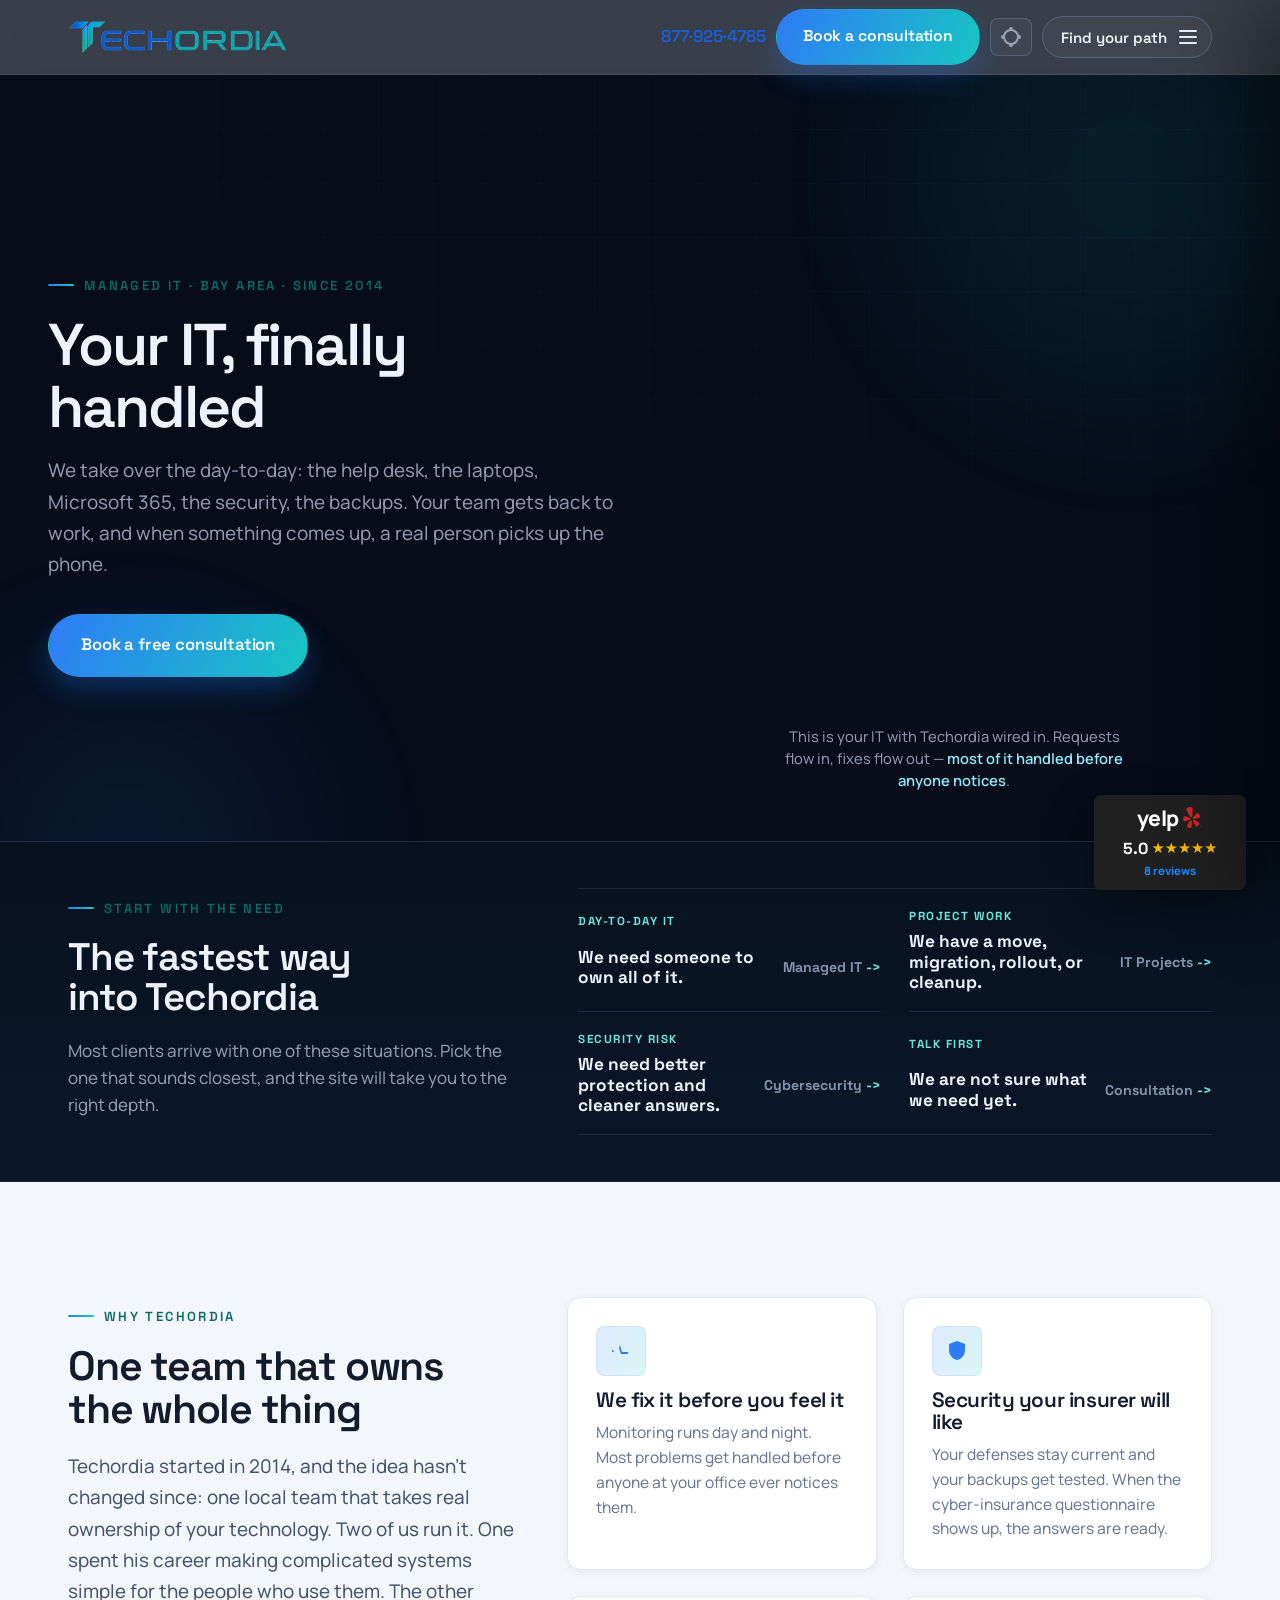
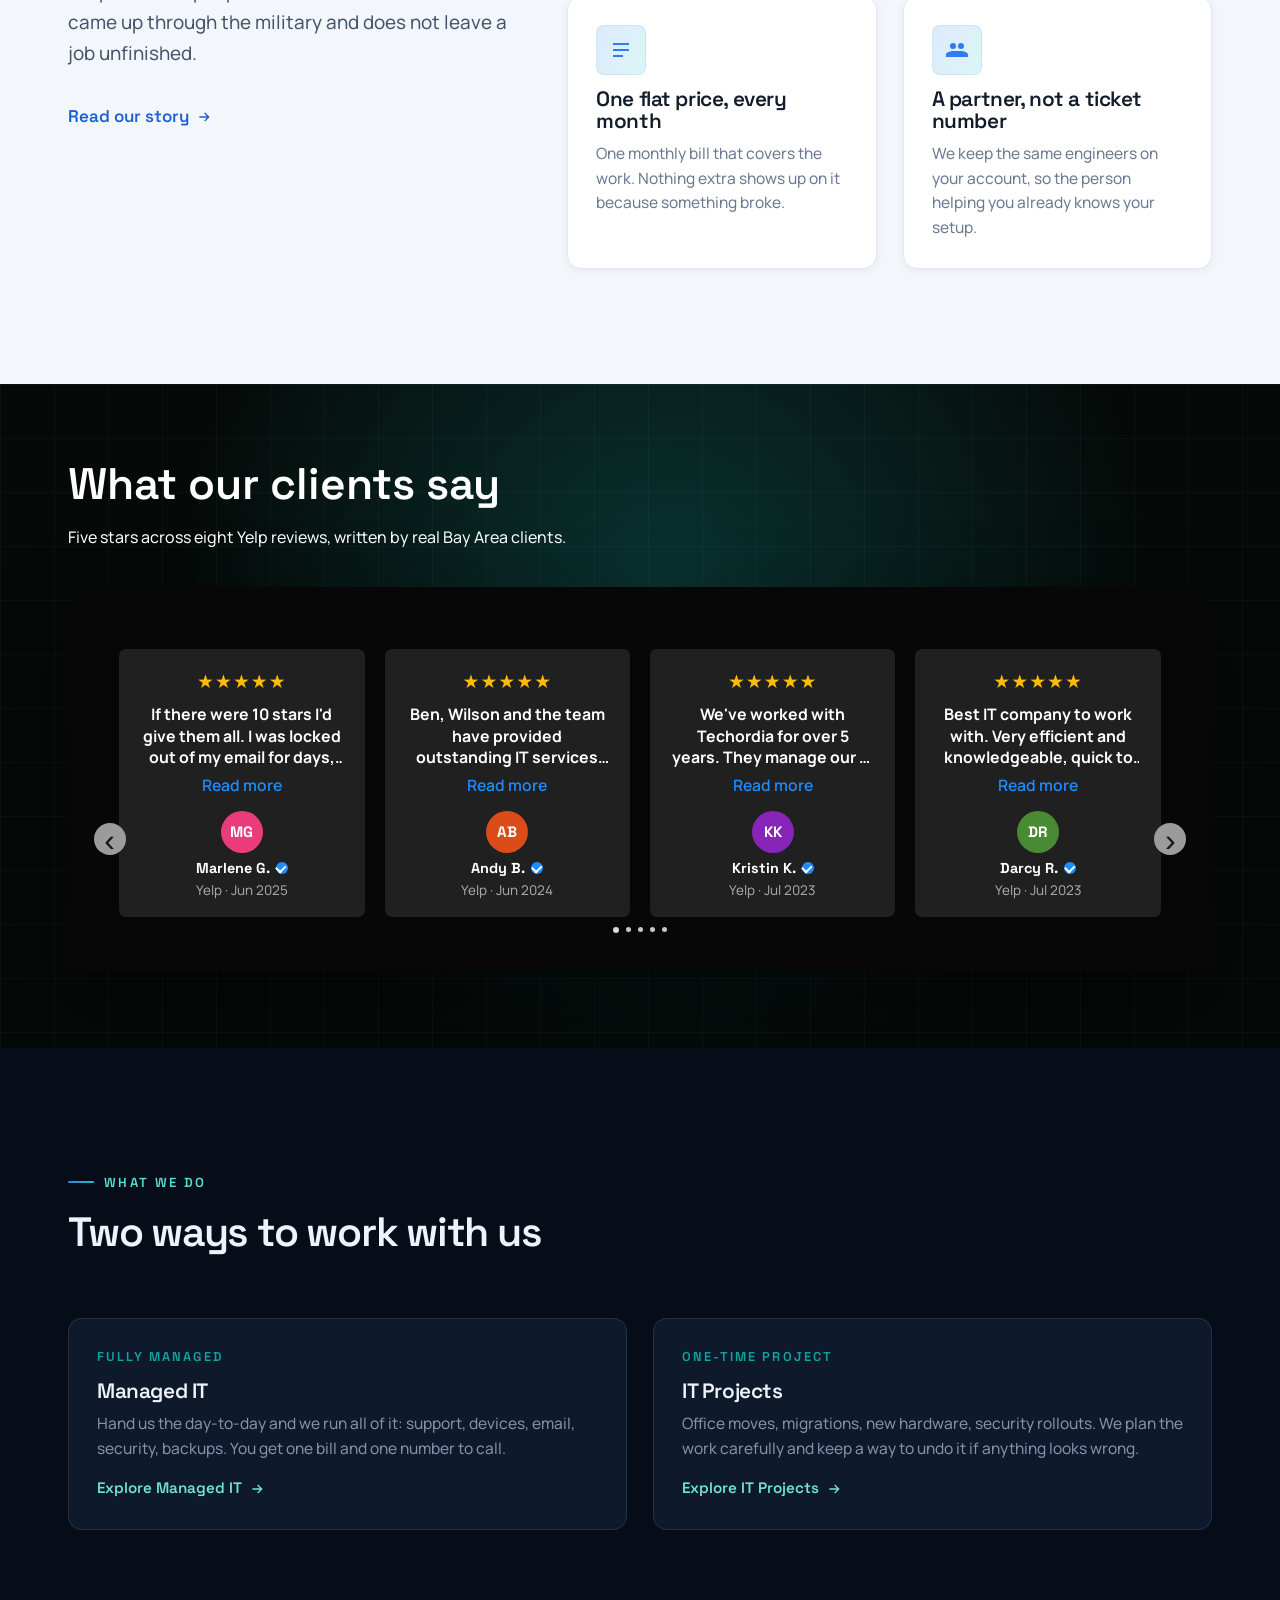
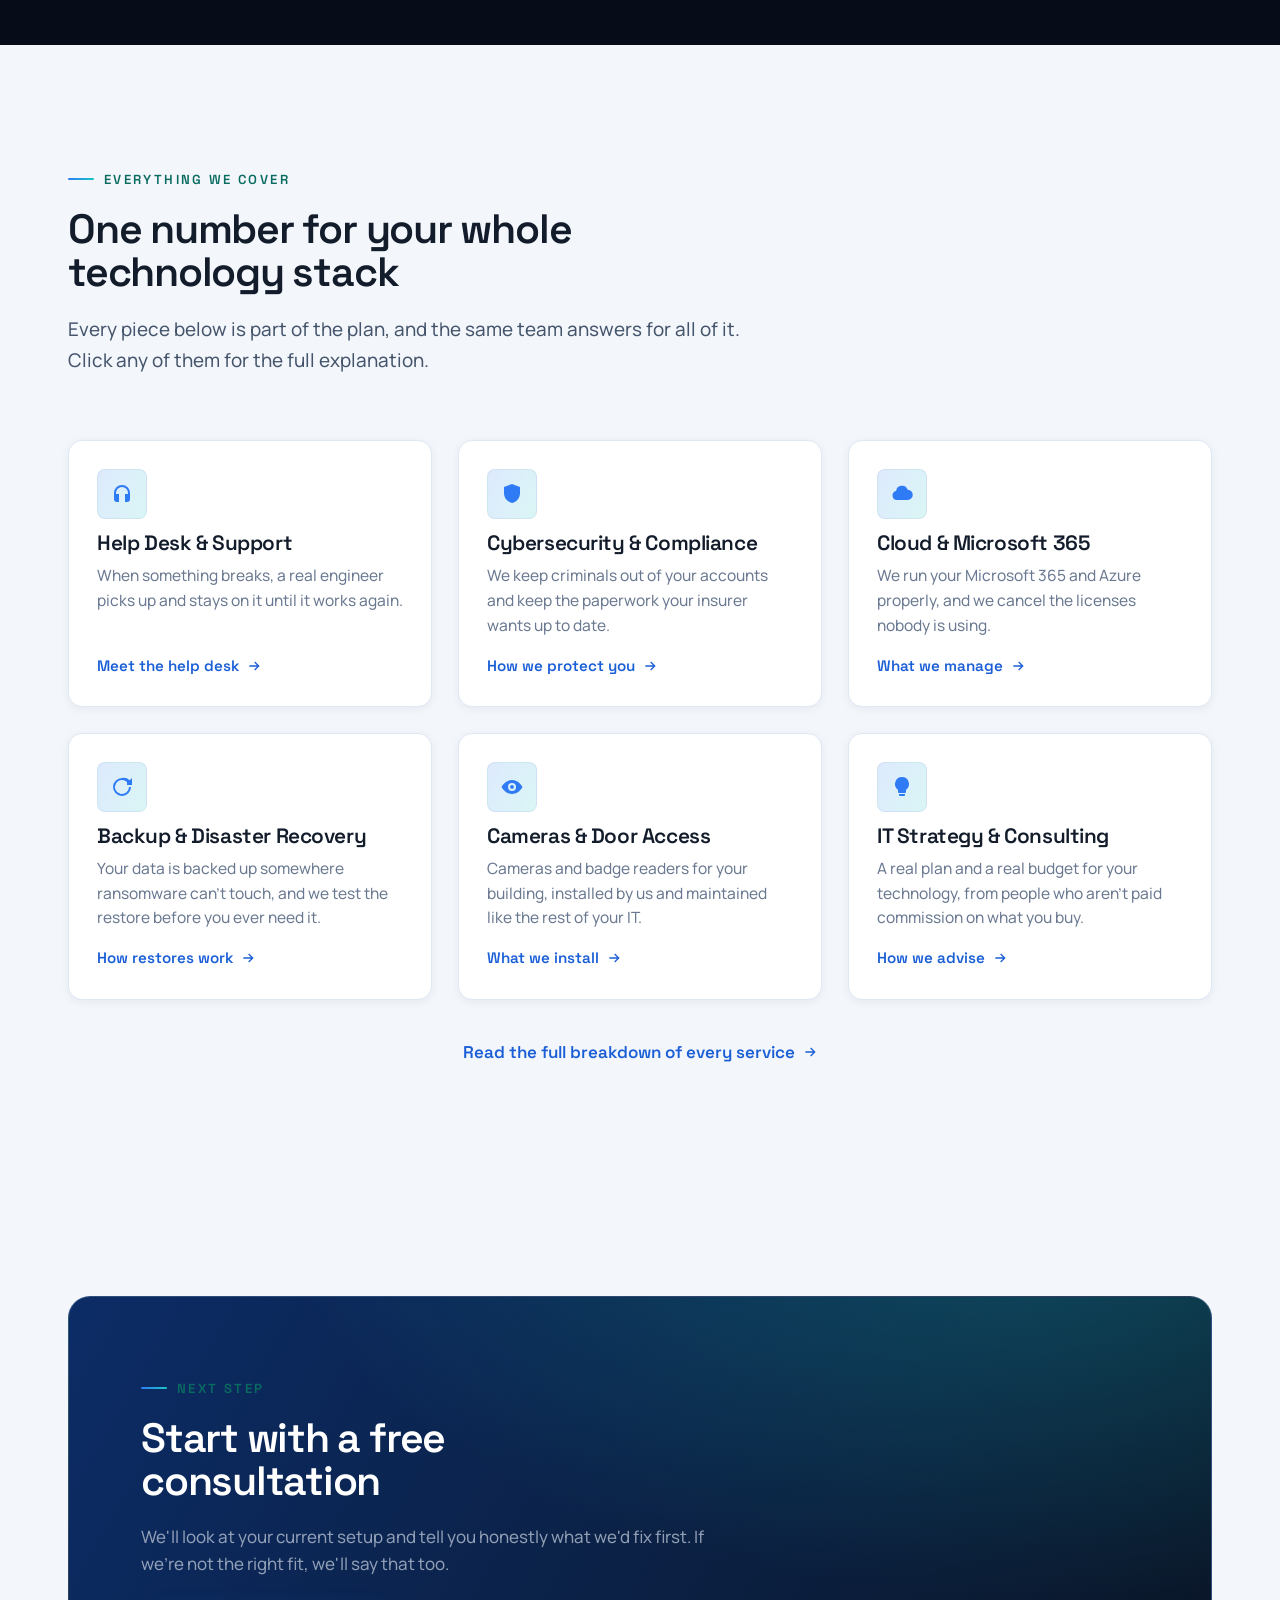
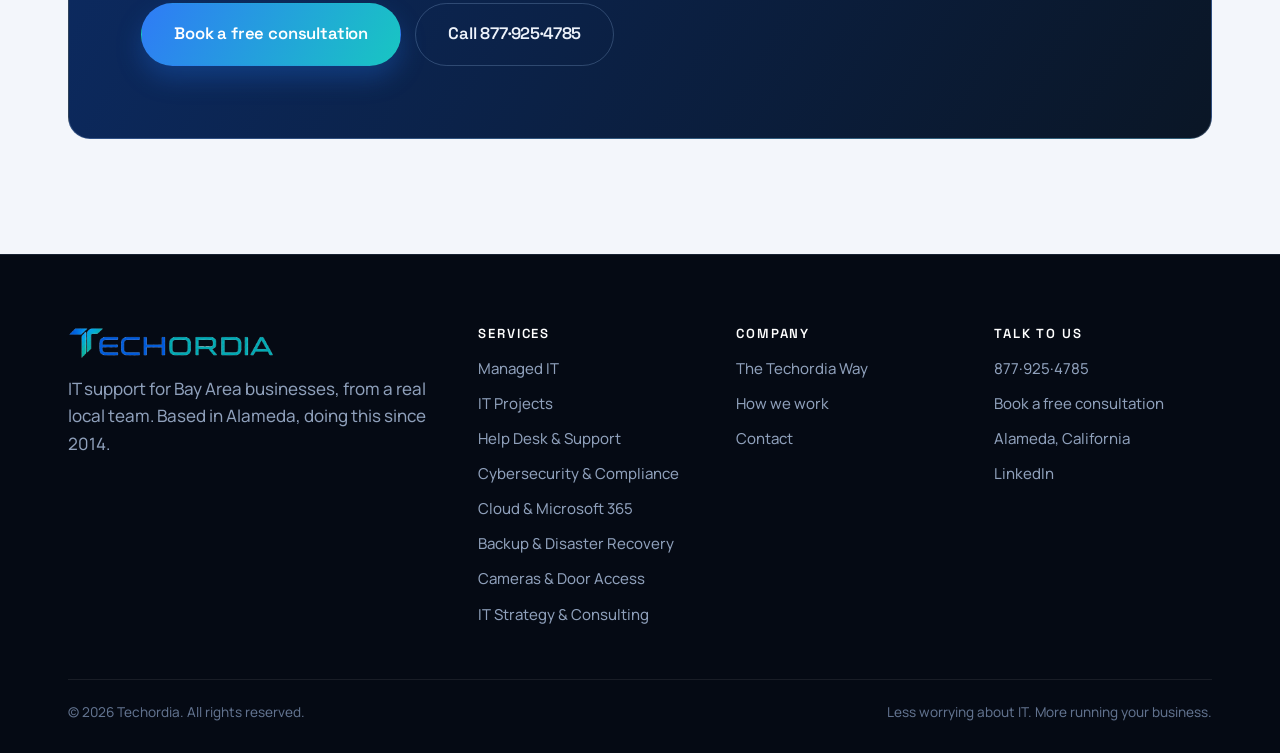
<file: index.html>
<!DOCTYPE html>
<html lang="en">
<head>
<meta charset="UTF-8" />
<meta name="viewport" content="width=device-width, initial-scale=1.0" />
<title>Techordia | Managed IT for Bay Area Businesses Since 2014</title>
<meta name="description" content="Techordia has handled the day-to-day IT for Bay Area businesses since 2014. Real engineers answer the phone, and one flat monthly bill covers the work." />
<link rel="canonical" href="https://kylesmcclain.github.io/techordia-site2/" />
<meta property="og:type" content="website" />
<meta property="og:site_name" content="Techordia" />
<meta property="og:title" content="Techordia | Managed IT for Bay Area Businesses Since 2014" />
<meta property="og:description" content="Techordia has handled the day-to-day IT for Bay Area businesses since 2014. Real engineers answer the phone, and one flat monthly bill covers the work." />
<meta property="og:url" content="https://kylesmcclain.github.io/techordia-site2/" />
<meta property="og:image" content="https://kylesmcclain.github.io/techordia-site2/assets/img/logo.png" />
<meta name="twitter:card" content="summary" />
<meta name="twitter:title" content="Techordia | Managed IT for Bay Area Businesses Since 2014" />
<meta name="twitter:description" content="Techordia has handled the day-to-day IT for Bay Area businesses since 2014. Real engineers answer the phone, and one flat monthly bill covers the work." />
<meta name="twitter:image" content="https://kylesmcclain.github.io/techordia-site2/assets/img/logo.png" />
<link rel="icon" href="assets/img/favicon.svg" type="image/svg+xml" />
<link rel="icon" href="assets/img/favicon.ico" sizes="32x32" />
<link rel="apple-touch-icon" href="assets/img/apple-touch-icon.png" />
<link rel="preconnect" href="https://fonts.googleapis.com" />
<link rel="preconnect" href="https://fonts.gstatic.com" crossorigin />
<link href="https://fonts.googleapis.com/css2?family=Space+Grotesk:wght@500;600;700&family=Manrope:wght@400;500;600;700&display=swap" rel="stylesheet" />
<link rel="stylesheet" href="assets/css/app.css?v=20260612-1" />
<link rel="stylesheet" href="assets/css/effects.css?v=20260612-1" />
</head>
<body>
<!-- ================= HEADER ================= -->
<header class="masthead">
  <div class="wrap masthead__row">
    <a class="brand" href="index.html" aria-label="Techordia home"><img src="assets/img/logo.png?v=20260611-2" alt="Techordia" /></a>
    <div class="header-cta">
      <a href="tel:8779254785" class="textlink nowrap">877&middot;925&middot;4785</a>
      <a href="contact.html" class="btn btn--primary">Book a consultation</a>
      <button class="site-menu-toggle" type="button" aria-label="Open site guide" aria-haspopup="dialog" aria-controls="site-menu" aria-expanded="false">
        <span>Find your path</span><i aria-hidden="true"></i>
      </button>
    </div>
  </div>
</header>

<div class="site-menu" id="site-menu" aria-hidden="true">
  <div class="site-menu__backdrop" data-menu-close></div>
  <aside class="site-menu__panel" role="dialog" aria-modal="true" aria-labelledby="site-menu-title" tabindex="-1">
    <button class="site-menu__close" type="button" data-menu-close aria-label="Close site guide"><span aria-hidden="true">&times;</span></button>
    <div class="site-menu__intro">
      <p class="eyebrow">Start here</p>
      <h2 id="site-menu-title">What do you need handled?</h2>
      <p>Choose the situation closest to yours. Every path leads to the same local team and a clear next step.</p>
    </div>
    <div class="site-menu__paths" aria-label="Client paths">
      <a class="site-menu__path" href="managed-it.html"><small>Daily IT ownership</small><strong>Run our IT for us</strong><span>Help desk, devices, Microsoft 365, security, backup, and vendors under one accountable team.</span></a>
      <a class="site-menu__path" href="it-projects.html"><small>Planned change</small><strong>Handle a project</strong><span>Moves, migrations, hardware refreshes, security rollouts, and cleanup work with a plan.</span></a>
      <a class="site-menu__path" href="managed-it.html#cybersecurity"><small>Protection</small><strong>Reduce our security risk</strong><span>Practical controls, backups, awareness, and insurer-ready evidence without scare tactics.</span></a>
      <a class="site-menu__path" href="techordia-way.html"><small>How we work</small><strong>See the Techordia standard</strong><span>How we think, communicate, document, and take ownership of the work.</span></a>
      <a class="site-menu__path site-menu__path--accent" href="contact.html"><small>Ready to talk</small><strong>Book a consultation</strong><span>Tell us what is going on and we will explain what we would fix first.</span></a>
    </div>
    <div class="site-menu__directory">
      <div>
        <h3>Services</h3>
        <a href="managed-it.html">Managed IT</a>
        <a href="it-projects.html">IT Projects</a>
        <a href="managed-it.html#help-desk">Help Desk &amp; Support</a>
        <a href="managed-it.html#cloud">Cloud &amp; Microsoft 365</a>
        <a href="managed-it.html#backup">Backup &amp; Disaster Recovery</a>
        <a href="managed-it.html#cameras">Cameras &amp; Door Access</a>
      </div>
      <div>
        <h3>Company</h3>
        <a href="services.html">How we work</a>
        <a href="techordia-way.html">The Techordia Way</a>
        <a href="contact.html">Contact</a>
      </div>
      <div>
        <h3>Talk to us</h3>
        <a href="tel:8779254785">877&middot;925&middot;4785</a>
        <a href="contact.html">Book a free consultation</a>
        <a href="https://www.linkedin.com/company/techordia-llc" target="_blank" rel="noopener">LinkedIn</a>
      </div>
    </div>
  </aside>
</div>

<main>
<!-- ================= HERO ================= -->
<section class="hero">
  <div class="hero__glow" aria-hidden="true"></div>
  <div class="hero__grid-bg" aria-hidden="true"></div>
  <div class="wrap hero__inner home-hero">
    <div class="home-hero__copy">
      <p class="eyebrow">Managed IT · Bay Area · Since 2014</p>
      <h1>Your IT, finally handled</h1>
      <p class="lede">We take over the day-to-day: the help desk, the laptops, Microsoft&nbsp;365, the security, the backups. Your team gets back to work, and when something comes up, a real person picks up the phone.</p>
      <div class="hero-actions">
        <a href="contact.html" class="btn btn--primary btn--lg">Book a free consultation</a>
      </div>
    </div>
    <div class="home-hero__fx">
      <div class="fx" data-fx="core" data-label="The Techordia command core: a circuit board where requests flow in, fixes flow out, and live status updates show threats blocked, backups verified, and tickets closed"></div>
      <p class="fx-caption">This is your IT with Techordia wired in. Requests flow in, fixes flow out — <strong>most of it handled before anyone notices</strong>.</p>
    </div>
  </div>
</section>

<!-- ================= CLIENT PATHS ================= -->
<section class="pathfinder" aria-labelledby="pathfinder-title">
  <div class="wrap">
    <div class="pathfinder__inner reveal">
      <div class="pathfinder__copy">
        <p class="eyebrow">Start with the need</p>
        <h2 id="pathfinder-title">The fastest way into Techordia</h2>
        <p>Most clients arrive with one of these situations. Pick the one that sounds closest, and the site will take you to the right depth.</p>
      </div>
      <div class="pathfinder__list">
        <a href="managed-it.html"><small>Day-to-day IT</small><strong>We need someone to own all of it.</strong><span>Managed IT</span></a>
        <a href="it-projects.html"><small>Project work</small><strong>We have a move, migration, rollout, or cleanup.</strong><span>IT Projects</span></a>
        <a href="managed-it.html#cybersecurity"><small>Security risk</small><strong>We need better protection and cleaner answers.</strong><span>Cybersecurity</span></a>
        <a href="contact.html"><small>Talk first</small><strong>We are not sure what we need yet.</strong><span>Consultation</span></a>
      </div>
    </div>
  </div>
</section>

<!-- ================= VALUE ================= -->
<section class="section">
  <div class="wrap">
    <div class="home-split">
      <div class="head reveal" style="margin-bottom:0">
        <p class="eyebrow">Why Techordia</p>
        <h2>One team that owns the whole thing</h2>
        <p class="lede">Techordia started in 2014, and the idea hasn't changed since: one local team that takes real ownership of your technology. Two of us run it. One spent his career making complicated systems simple for the people who use them. The other came up through the military and does not leave a job unfinished.</p>
        <a href="techordia-way.html" class="textlink" style="margin-top:18px">Read our story <svg viewBox="0 0 24 24" fill="none" stroke="currentColor" stroke-width="2"><path d="M5 12h14m-6-6 6 6-6 6"/></svg></a>
      </div>
      <div class="grid cols-2 home-why">
        <div class="card reveal"><div class="ic"><svg viewBox="0 0 24 24" fill="currentColor"><path d="M3 13h2l2 5 4-12 2 7h6v2h-7l-2-6-3 9-3-7H3v-2Z"/></svg></div><h3>We fix it before you feel it</h3><p>Monitoring runs day and night. Most problems get handled before anyone at your office ever notices them.</p></div>
        <div class="card reveal" data-d="1"><div class="ic"><svg viewBox="0 0 24 24" fill="currentColor"><path d="M12 2 4 5v6c0 5 3.4 8.9 8 10 4.6-1.1 8-5 8-10V5l-8-3Z"/></svg></div><h3>Security your insurer will like</h3><p>Your defenses stay current and your backups get tested. When the cyber-insurance questionnaire shows up, the answers are ready.</p></div>
        <div class="card reveal" data-d="2"><div class="ic"><svg viewBox="0 0 24 24" fill="currentColor"><path d="M4 5h16v2H4zm0 6h16v2H4zm0 6h10v2H4z"/></svg></div><h3>One flat price, every month</h3><p>One monthly bill that covers the work. Nothing extra shows up on it because something broke.</p></div>
        <div class="card reveal" data-d="3"><div class="ic"><svg viewBox="0 0 24 24" fill="currentColor"><path d="M16 11a3 3 0 1 0 0-6 3 3 0 0 0 0 6Zm-8 0a3 3 0 1 0 0-6 3 3 0 0 0 0 6Zm0 2c-2.3 0-7 1.2-7 3.5V19h22v-2.5c0-2.3-4.7-3.5-7-3.5a8 8 0 0 0-1 .1A4.5 4.5 0 0 1 16 13H8Z"/></svg></div><h3>A partner, not a ticket number</h3><p>We keep the same engineers on your account, so the person helping you already knows your setup.</p></div>
      </div>
    </div>
  </div>
</section>

<!-- ================= YELP REVIEWS ================= -->
<section class="google-review-section" id="reviews">
  <div class="wrap">
    <div class="google-review-head reveal">
      <h2>What our clients say</h2>
      <p>Five stars across eight Yelp reviews, written by real Bay Area clients.</p>
    </div>
    <div class="google-review-stage reveal" data-review-carousel>
      <button class="review-arrow review-arrow--prev" type="button" aria-label="Previous reviews"><span aria-hidden="true">&#8249;</span></button>
      <div class="google-review-track" tabindex="0" aria-label="Techordia review cards">
        <article class="google-review-card">
          <div class="google-stars" aria-label="5 out of 5 stars"><span aria-hidden="true">&#9733;&#9733;&#9733;&#9733;&#9733;</span></div>
          <p class="google-review-card__quote">If there were 10 stars I'd give them all. I was locked out of my email for days, and as an attorney that was hugely disruptive. Techordia were immediately available, knowledgeable, and calm under pressure.</p>
          <a class="google-review-card__more" href="https://www.yelp.com/biz/techordia-alameda" target="_blank" rel="noopener">Read more</a>
          <div class="google-review-card__author">
            <span class="review-avatar review-avatar--pink">MG</span>
            <strong>Marlene G.<span class="review-check" aria-label="Yelp review"></span></strong>
            <small>Yelp · Jun 2025</small>
          </div>
        </article>
        <article class="google-review-card">
          <div class="google-stars" aria-label="5 out of 5 stars"><span aria-hidden="true">&#9733;&#9733;&#9733;&#9733;&#9733;</span></div>
          <p class="google-review-card__quote">Ben, Wilson and the team have provided outstanding IT services across the 9 years I've worked with them. Anybody looking for a new IT MSP, look no further.</p>
          <a class="google-review-card__more" href="https://www.yelp.com/biz/techordia-alameda" target="_blank" rel="noopener">Read more</a>
          <div class="google-review-card__author">
            <span class="review-avatar review-avatar--orange">AB</span>
            <strong>Andy B.<span class="review-check" aria-label="Yelp review"></span></strong>
            <small>Yelp · Jun 2024</small>
          </div>
        </article>
        <article class="google-review-card">
          <div class="google-stars" aria-label="5 out of 5 stars"><span aria-hidden="true">&#9733;&#9733;&#9733;&#9733;&#9733;</span></div>
          <p class="google-review-card__quote">We've worked with Techordia for over 5 years. They manage our IT daily and have run multiple large-scale projects. Professional, knowledgeable, and highly recommended.</p>
          <a class="google-review-card__more" href="https://www.yelp.com/biz/techordia-alameda" target="_blank" rel="noopener">Read more</a>
          <div class="google-review-card__author">
            <span class="review-avatar review-avatar--purple">KK</span>
            <strong>Kristin K.<span class="review-check" aria-label="Yelp review"></span></strong>
            <small>Yelp · Jul 2023</small>
          </div>
        </article>
        <article class="google-review-card">
          <div class="google-stars" aria-label="5 out of 5 stars"><span aria-hidden="true">&#9733;&#9733;&#9733;&#9733;&#9733;</span></div>
          <p class="google-review-card__quote">Best IT company to work with. Very efficient and knowledgeable, quick to respond, and very friendly. Would highly recommend them.</p>
          <a class="google-review-card__more" href="https://www.yelp.com/biz/techordia-alameda" target="_blank" rel="noopener">Read more</a>
          <div class="google-review-card__author">
            <span class="review-avatar review-avatar--green">DR</span>
            <strong>Darcy R.<span class="review-check" aria-label="Yelp review"></span></strong>
            <small>Yelp · Jul 2023</small>
          </div>
        </article>
        <article class="google-review-card">
          <div class="google-stars" aria-label="5 out of 5 stars"><span aria-hidden="true">&#9733;&#9733;&#9733;&#9733;&#9733;</span></div>
          <p class="google-review-card__quote">The highest rating for service, professionalism, technical knowledge, and integrity. We've partnered with Techordia since 2010 and have never been disappointed.</p>
          <a class="google-review-card__more" href="https://www.yelp.com/biz/techordia-alameda" target="_blank" rel="noopener">Read more</a>
          <div class="google-review-card__author">
            <span class="review-avatar review-avatar--blue">VW</span>
            <strong>Vicki W.<span class="review-check" aria-label="Yelp review"></span></strong>
            <small>Yelp · Oct 2013</small>
          </div>
        </article>
      </div>
      <button class="review-arrow review-arrow--next" type="button" aria-label="Next reviews"><span aria-hidden="true">&#8250;</span></button>
      <div class="google-review-dots" aria-hidden="true"><span></span><span></span><span></span><span></span><span></span></div>
    </div>
  </div>
</section>

<!-- ================= SERVICES TEASER ================= -->
<section class="section dark" id="services">
  <div class="wrap">
    <div class="head reveal">
      <p class="eyebrow">What we do</p>
      <h2>Two ways to work with us</h2>
    </div>
    <div class="grid cols-2 model-grid">
      <a class="model-card card reveal" href="managed-it.html">
        <span class="card__tag">FULLY MANAGED</span><h3>Managed IT</h3>
        <p>Hand us the day-to-day and we run all of it: support, devices, email, security, backups. You get one bill and one number to call.</p>
        <span class="textlink">Explore Managed IT <svg viewBox="0 0 24 24" fill="none" stroke="currentColor" stroke-width="2"><path d="M5 12h14m-6-6 6 6-6 6"/></svg></span>
      </a>
      <a class="model-card card reveal" data-d="3" href="it-projects.html">
        <span class="card__tag">ONE-TIME PROJECT</span><h3>IT Projects</h3>
        <p>Office moves, migrations, new hardware, security rollouts. We plan the work carefully and keep a way to undo it if anything looks wrong.</p>
        <span class="textlink">Explore IT Projects <svg viewBox="0 0 24 24" fill="none" stroke="currentColor" stroke-width="2"><path d="M5 12h14m-6-6 6 6-6 6"/></svg></span>
      </a>
    </div>
  </div>
</section>

<!-- ================= FULL SERVICES / CAPABILITIES ================= -->
<section class="section" id="capabilities">
  <div class="wrap">
    <div class="head reveal">
      <p class="eyebrow">Everything we cover</p>
      <h2>One number for your whole technology stack</h2>
      <p class="lede">Every piece below is part of the plan, and the same team answers for all of it. Click any of them for the full explanation.</p>
    </div>
    <div class="grid cols-3">
      <a class="card reveal" href="managed-it.html#help-desk">
        <div class="ic"><svg viewBox="0 0 24 24" fill="currentColor"><path d="M12 3a8 8 0 0 0-8 8v6a3 3 0 0 0 3 3h2v-8H6v-1a6 6 0 1 1 12 0v1h-3v8h2a3 3 0 0 0 3-3v-6a8 8 0 0 0-8-8Z"/></svg></div>
        <h3>Help Desk &amp; Support</h3>
        <p>When something breaks, a real engineer picks up and stays on it until it works again.</p>
        <span class="textlink">Meet the help desk <svg viewBox="0 0 24 24" fill="none" stroke="currentColor" stroke-width="2"><path d="M5 12h14m-6-6 6 6-6 6"/></svg></span>
      </a>
      <a class="card reveal" data-d="1" href="managed-it.html#cybersecurity">
        <div class="ic"><svg viewBox="0 0 24 24" fill="currentColor"><path d="M12 2 4 5v6c0 5 3.4 8.9 8 10 4.6-1.1 8-5 8-10V5l-8-3Z"/></svg></div>
        <h3>Cybersecurity &amp; Compliance</h3>
        <p>We keep criminals out of your accounts and keep the paperwork your insurer wants up to date.</p>
        <span class="textlink">How we protect you <svg viewBox="0 0 24 24" fill="none" stroke="currentColor" stroke-width="2"><path d="M5 12h14m-6-6 6 6-6 6"/></svg></span>
      </a>
      <a class="card reveal" data-d="2" href="managed-it.html#cloud">
        <div class="ic"><svg viewBox="0 0 24 24" fill="currentColor"><path d="M7 18a4.5 4.5 0 0 1-.9-8.9 6 6 0 0 1 11.6-1.4A4.5 4.5 0 0 1 17.5 18H7Z"/></svg></div>
        <h3>Cloud &amp; Microsoft 365</h3>
        <p>We run your Microsoft&nbsp;365 and Azure properly, and we cancel the licenses nobody is using.</p>
        <span class="textlink">What we manage <svg viewBox="0 0 24 24" fill="none" stroke="currentColor" stroke-width="2"><path d="M5 12h14m-6-6 6 6-6 6"/></svg></span>
      </a>
      <a class="card reveal" href="managed-it.html#backup">
        <div class="ic"><svg viewBox="0 0 24 24" fill="currentColor"><path d="M12 3a9 9 0 1 0 9 9h-2a7 7 0 1 1-2-4.9V10h5V3l-2.3 2.3A9 9 0 0 0 12 3Z"/></svg></div>
        <h3>Backup &amp; Disaster Recovery</h3>
        <p>Your data is backed up somewhere ransomware can't touch, and we test the restore before you ever need it.</p>
        <span class="textlink">How restores work <svg viewBox="0 0 24 24" fill="none" stroke="currentColor" stroke-width="2"><path d="M5 12h14m-6-6 6 6-6 6"/></svg></span>
      </a>
      <a class="card reveal" data-d="1" href="managed-it.html#cameras">
        <div class="ic"><svg viewBox="0 0 24 24" fill="currentColor"><path d="M12 5C6.5 5 2.7 9.6 1.5 12c1.2 2.4 5 7 10.5 7s9.3-4.6 10.5-7C21.3 9.6 17.5 5 12 5Zm0 11a4 4 0 1 1 0-8 4 4 0 0 1 0 8Zm0-2.2A1.8 1.8 0 1 0 12 10a1.8 1.8 0 0 0 0 3.8Z"/></svg></div>
        <h3>Cameras &amp; Door Access</h3>
        <p>Cameras and badge readers for your building, installed by us and maintained like the rest of your IT.</p>
        <span class="textlink">What we install <svg viewBox="0 0 24 24" fill="none" stroke="currentColor" stroke-width="2"><path d="M5 12h14m-6-6 6 6-6 6"/></svg></span>
      </a>
      <a class="card reveal" data-d="2" href="managed-it.html#strategy">
        <div class="ic"><svg viewBox="0 0 24 24" fill="currentColor"><path d="M12 2a7 7 0 0 0-4 12.74V17a1 1 0 0 0 1 1h6a1 1 0 0 0 1-1v-2.26A7 7 0 0 0 12 2ZM9 20a1 1 0 0 0 1 1h4a1 1 0 0 0 1-1v-1H9v1Z"/></svg></div>
        <h3>IT Strategy &amp; Consulting</h3>
        <p>A real plan and a real budget for your technology, from people who aren't paid commission on what you buy.</p>
        <span class="textlink">How we advise <svg viewBox="0 0 24 24" fill="none" stroke="currentColor" stroke-width="2"><path d="M5 12h14m-6-6 6 6-6 6"/></svg></span>
      </a>
    </div>
    <div class="reveal" style="text-align:center;margin-top:clamp(24px,3vw,38px)">
      <a href="managed-it.html#whats-inside" class="textlink" style="justify-content:center">Read the full breakdown of every service <svg viewBox="0 0 24 24" fill="none" stroke="currentColor" stroke-width="2"><path d="M5 12h14m-6-6 6 6-6 6"/></svg></a>
    </div>
  </div>
</section>

<!-- ================= CTA ================= -->
<section class="section">
  <div class="wrap">
    <div class="band reveal">
      <p class="eyebrow">Next step</p>
      <h2>Start with a free consultation</h2>
      <p>We'll look at your current setup and tell you honestly what we'd fix first. If we're not the right fit, we'll say that too.</p>
      <div class="hero-actions">
        <a href="contact.html" class="btn btn--primary btn--lg">Book a free consultation</a>
        <a href="tel:8779254785" class="btn btn--ghost btn--lg">Call 877·925·4785</a>
      </div>
    </div>
  </div>
</section>
</main>

<!-- ================= FOOTER ================= -->
<footer class="foot">
  <div class="wrap">
    <div class="foot__top">
      <div>
        <img src="assets/img/logo.png?v=20260611-1" alt="Techordia" />
        <p class="measure">IT support for Bay Area businesses, from a real local team. Based in Alameda, doing this since 2014.</p>
      </div>
      <div><h4>Services</h4><ul>
        <li><a href="managed-it.html">Managed IT</a></li>
        <li><a href="it-projects.html">IT Projects</a></li>
        <li><a href="managed-it.html#help-desk">Help Desk &amp; Support</a></li>
        <li><a href="managed-it.html#cybersecurity">Cybersecurity &amp; Compliance</a></li>
        <li><a href="managed-it.html#cloud">Cloud &amp; Microsoft 365</a></li>
        <li><a href="managed-it.html#backup">Backup &amp; Disaster Recovery</a></li>
        <li><a href="managed-it.html#cameras">Cameras &amp; Door Access</a></li>
        <li><a href="managed-it.html#strategy">IT Strategy &amp; Consulting</a></li>
      </ul></div>
      <div><h4>Company</h4><ul>
        <li><a href="techordia-way.html">The Techordia Way</a></li>
        <li><a href="services.html">How we work</a></li>
        <li><a href="contact.html">Contact</a></li>
      </ul></div>
      <div><h4>Talk to us</h4><ul>
        <li><a href="tel:8779254785">877·925·4785</a></li>
        <li><a href="contact.html">Book a free consultation</a></li>
        <li>Alameda, California</li>
        <li><a href="https://www.linkedin.com/company/techordia-llc" target="_blank" rel="noopener">LinkedIn</a></li>
      </ul></div>
    </div>
    <div class="foot__bottom">
      <span>© <span id="yr">2026</span> Techordia. All rights reserved.</span>
      <span>Less worrying about IT. More running your business.</span>
    </div>
  </div>
</footer>

<script src="assets/js/effects.js?v=20260612-1" defer></script>
<script src="assets/js/site.js?v=20260612-1" defer></script>
</body>
</html>
</file>
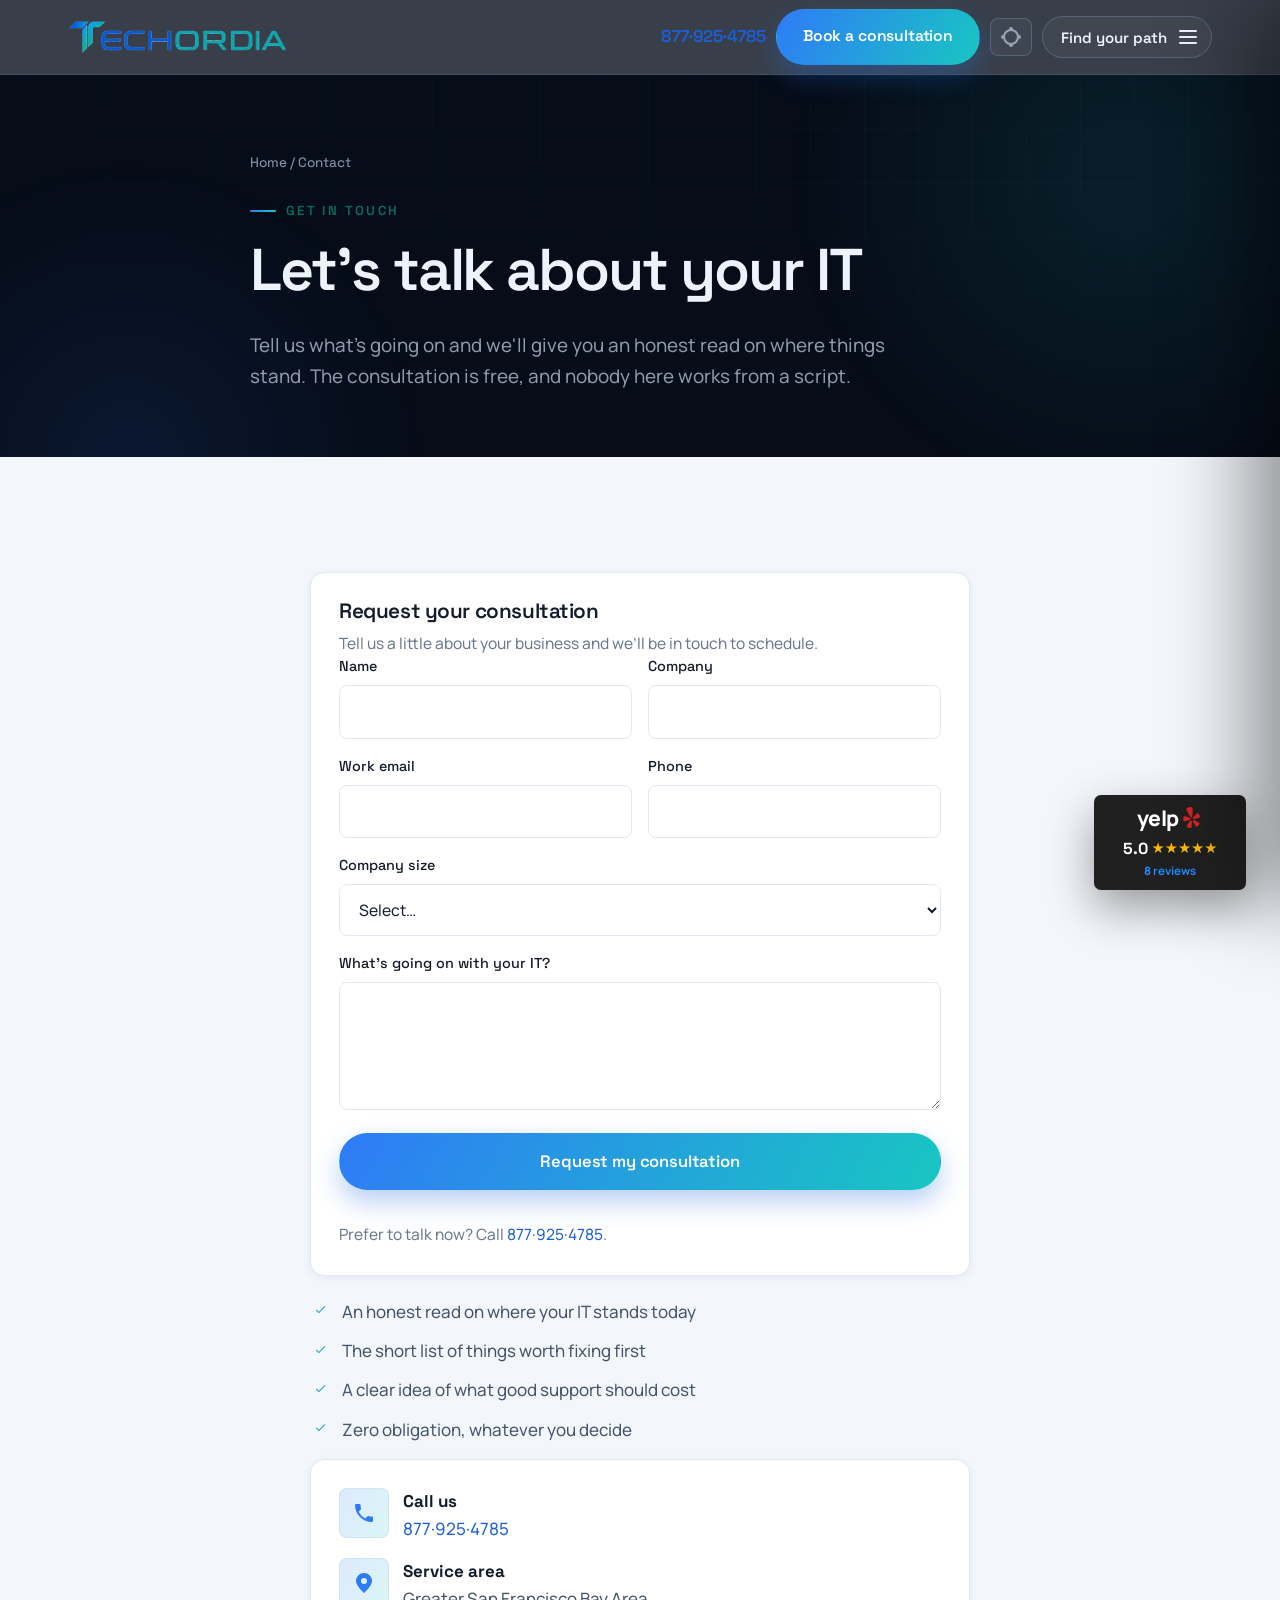
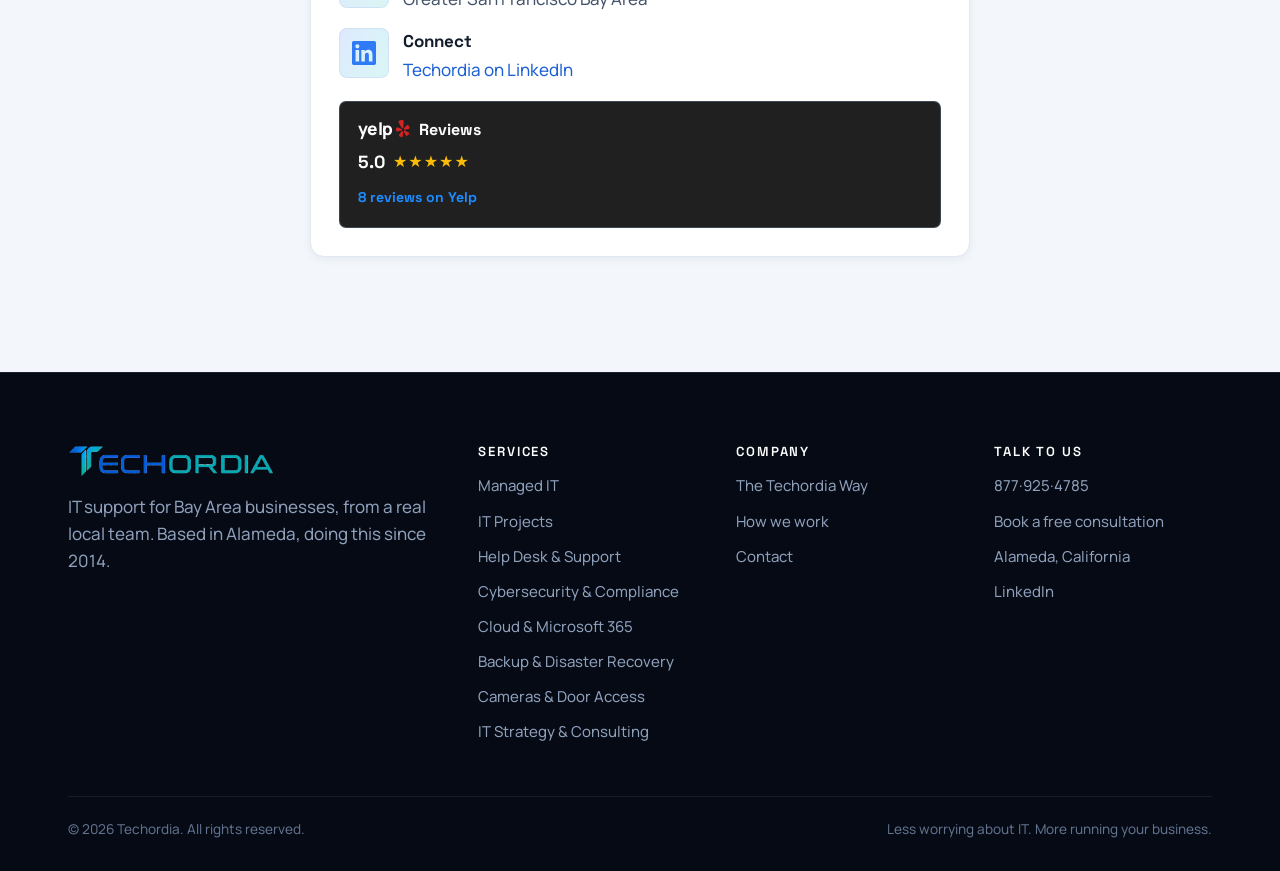
<file: contact.html>
<!DOCTYPE html>
<html lang="en">
<head>
<meta charset="UTF-8" />
<meta name="viewport" content="width=device-width, initial-scale=1.0" />
<title>Contact Techordia | Talk to a Real Person</title>
<meta name="description" content="Talk to Techordia about your IT, or call 877-925-4785. A real person picks up, and the consultation is free. Based in Alameda, serving the Bay Area." />
<link rel="canonical" href="https://kylesmcclain.github.io/techordia-site2/contact.html" />
<meta property="og:type" content="website" />
<meta property="og:site_name" content="Techordia" />
<meta property="og:title" content="Contact Techordia | Talk to a Real Person" />
<meta property="og:description" content="Talk to Techordia about your IT, or call 877-925-4785. A real person picks up, and the consultation is free. Based in Alameda, serving the Bay Area." />
<meta property="og:url" content="https://kylesmcclain.github.io/techordia-site2/contact.html" />
<meta property="og:image" content="https://kylesmcclain.github.io/techordia-site2/assets/img/logo.png" />
<meta name="twitter:card" content="summary" />
<meta name="twitter:title" content="Contact Techordia | Talk to a Real Person" />
<meta name="twitter:description" content="Talk to Techordia about your IT, or call 877-925-4785. A real person picks up, and the consultation is free. Based in Alameda, serving the Bay Area." />
<meta name="twitter:image" content="https://kylesmcclain.github.io/techordia-site2/assets/img/logo.png" />
<link rel="icon" href="assets/img/favicon.svg" type="image/svg+xml" />
<link rel="icon" href="assets/img/favicon.ico" sizes="32x32" />
<link rel="apple-touch-icon" href="assets/img/apple-touch-icon.png" />
<link rel="preconnect" href="https://fonts.googleapis.com" />
<link rel="preconnect" href="https://fonts.gstatic.com" crossorigin />
<link href="https://fonts.googleapis.com/css2?family=Space+Grotesk:wght@500;600;700&family=Manrope:wght@400;500;600;700&display=swap" rel="stylesheet" />
<link rel="stylesheet" href="assets/css/app.css?v=20260612-1" />
<link rel="stylesheet" href="assets/css/effects.css?v=20260612-1" />
</head>
<body>
<header class="masthead">
  <div class="wrap masthead__row">
    <a class="brand" href="index.html" aria-label="Techordia home"><img src="assets/img/logo.png?v=20260611-2" alt="Techordia" /></a>
    <div class="header-cta">
      <a href="tel:8779254785" class="textlink nowrap">877&middot;925&middot;4785</a>
      <a href="contact.html" class="btn btn--primary">Book a consultation</a>
      <button class="site-menu-toggle" type="button" aria-label="Open site guide" aria-haspopup="dialog" aria-controls="site-menu" aria-expanded="false">
        <span>Find your path</span><i aria-hidden="true"></i>
      </button>
    </div>
  </div>
</header>

<div class="site-menu" id="site-menu" aria-hidden="true">
  <div class="site-menu__backdrop" data-menu-close></div>
  <aside class="site-menu__panel" role="dialog" aria-modal="true" aria-labelledby="site-menu-title" tabindex="-1">
    <button class="site-menu__close" type="button" data-menu-close aria-label="Close site guide"><span aria-hidden="true">&times;</span></button>
    <div class="site-menu__intro">
      <p class="eyebrow">Start here</p>
      <h2 id="site-menu-title">What do you need handled?</h2>
      <p>Choose the situation closest to yours. Every path leads to the same local team and a clear next step.</p>
    </div>
    <div class="site-menu__paths" aria-label="Client paths">
      <a class="site-menu__path" href="managed-it.html"><small>Daily IT ownership</small><strong>Run our IT for us</strong><span>Help desk, devices, Microsoft 365, security, backup, and vendors under one accountable team.</span></a>
      <a class="site-menu__path" href="it-projects.html"><small>Planned change</small><strong>Handle a project</strong><span>Moves, migrations, hardware refreshes, security rollouts, and cleanup work with a plan.</span></a>
      <a class="site-menu__path" href="managed-it.html#cybersecurity"><small>Protection</small><strong>Reduce our security risk</strong><span>Practical controls, backups, awareness, and insurer-ready evidence without scare tactics.</span></a>
      <a class="site-menu__path" href="techordia-way.html"><small>How we work</small><strong>See the Techordia standard</strong><span>How we think, communicate, document, and take ownership of the work.</span></a>
      <a class="site-menu__path site-menu__path--accent" href="contact.html"><small>Ready to talk</small><strong>Book a consultation</strong><span>Tell us what is going on and we will explain what we would fix first.</span></a>
    </div>
    <div class="site-menu__directory">
      <div>
        <h3>Services</h3>
        <a href="managed-it.html">Managed IT</a>
        <a href="it-projects.html">IT Projects</a>
        <a href="managed-it.html#help-desk">Help Desk &amp; Support</a>
        <a href="managed-it.html#cloud">Cloud &amp; Microsoft 365</a>
        <a href="managed-it.html#backup">Backup &amp; Disaster Recovery</a>
        <a href="managed-it.html#cameras">Cameras &amp; Door Access</a>
      </div>
      <div>
        <h3>Company</h3>
        <a href="services.html">How we work</a>
        <a href="techordia-way.html">The Techordia Way</a>
        <a href="contact.html">Contact</a>
      </div>
      <div>
        <h3>Talk to us</h3>
        <a href="tel:8779254785">877&middot;925&middot;4785</a>
        <a href="contact.html">Book a free consultation</a>
        <a href="https://www.linkedin.com/company/techordia-llc" target="_blank" rel="noopener">LinkedIn</a>
      </div>
    </div>
  </aside>
</div>

<main>
<section class="pagehero">
  <div class="hero__glow" aria-hidden="true"></div>
  <div class="hero__grid-bg" aria-hidden="true"></div>
  <div class="wrap pagehero__inner ph-narrow">
    <p class="breadcrumb"><a href="index.html">Home</a> / Contact</p>
    <p class="eyebrow">Get in touch</p>
    <h1>Let's talk about your IT</h1>
    <p class="lede">Tell us what's going on and we'll give you an honest read on where things stand. The consultation is free, and nobody here works from a script.</p>
  </div>
</section>

<section class="section">
  <div class="wrap">
    <div class="contact-narrow">
      <div class="panel--light card reveal form-card">
        <h3 style="margin-top:0">Request your consultation</h3>
        <p style="color:var(--slate-mute);margin-top:0">Tell us a little about your business and we&rsquo;ll be in touch to schedule.</p>
        <form id="review-form" class="form" action="https://api.web3forms.com/submit" method="POST" novalidate>
          <input type="hidden" name="access_key" value="2966d2b3-a102-4efe-82bd-7355a2a27027" />
          <input type="hidden" name="subject" value="New consultation request from techordia.com" />
          <input type="hidden" name="from_name" value="Techordia website" />
          <input type="hidden" name="redirect" value="https://kylesmcclain.github.io/techordia-site2/contact.html" />
          <input type="checkbox" name="botcheck" class="hp" tabindex="-1" autocomplete="off" aria-hidden="true" />
          <div class="row2">
            <div class="field"><label for="name">Name</label><input id="name" name="name" type="text" required autocomplete="name" /></div>
            <div class="field"><label for="company">Company</label><input id="company" name="company" type="text" autocomplete="organization" /></div>
          </div>
          <div class="row2">
            <div class="field"><label for="email">Work email</label><input id="email" name="email" type="email" required autocomplete="email" /></div>
            <div class="field"><label for="phone">Phone</label><input id="phone" name="phone" type="tel" autocomplete="tel" /></div>
          </div>
          <div class="field"><label for="size">Company size</label>
            <select id="size" name="size">
              <option value="">Select&hellip;</option><option>1&ndash;19 employees</option><option>20&ndash;50 employees</option>
              <option>51&ndash;100 employees</option><option>101&ndash;200 employees</option><option>200+ employees</option>
            </select>
          </div>
          <div class="field"><label for="message">What&rsquo;s going on with your IT?</label><textarea id="message" name="message" rows="4"></textarea></div>
          <button type="submit" class="btn btn--primary btn--lg" style="justify-content:center">Request my consultation</button>
          <p id="form-status" class="form-note" role="status" aria-live="polite"></p>
          <p class="form-note">Prefer to talk now? Call <a href="tel:8779254785">877&middot;925&middot;4785</a>.</p>
        </form>
      </div>
      <div class="contact-meta reveal" data-d="1">
        <ul class="ticks" style="margin-top:0">
          <li>An honest read on where your IT stands today</li>
          <li>The short list of things worth fixing first</li>
          <li>A clear idea of what good support should cost</li>
          <li>Zero obligation, whatever you decide</li>
        </ul>
        <div class="panel--light card">
          <div class="info-row">
            <span class="ic"><svg viewBox="0 0 24 24" fill="currentColor"><path d="M6.6 10.8a15.5 15.5 0 0 0 6.6 6.6l2.2-2.2a1 1 0 0 1 1-.25 11.4 11.4 0 0 0 3.6.57 1 1 0 0 1 1 1V20a1 1 0 0 1-1 1A17 17 0 0 1 3 4a1 1 0 0 1 1-1h3.5a1 1 0 0 1 1 1 11.4 11.4 0 0 0 .57 3.6 1 1 0 0 1-.25 1l-2.2 2.2Z"/></svg></span>
            <div><strong>Call us</strong><a href="tel:8779254785">877&middot;925&middot;4785</a></div>
          </div>
          <div class="info-row" style="margin-top:16px">
            <span class="ic"><svg viewBox="0 0 24 24" fill="currentColor"><path d="M12 2a8 8 0 0 0-8 8c0 5.25 8 12 8 12s8-6.75 8-12a8 8 0 0 0-8-8Zm0 11a3 3 0 1 1 0-6 3 3 0 0 1 0 6Z"/></svg></span>
            <div><strong>Service area</strong>Greater San Francisco Bay Area</div>
          </div>
          <div class="info-row" style="margin-top:16px">
            <span class="ic"><svg viewBox="0 0 24 24" fill="currentColor"><path d="M20.45 20.45h-3.56v-5.57c0-1.33-.03-3.04-1.85-3.04-1.86 0-2.14 1.45-2.14 2.94v5.67H9.35V9h3.41v1.56h.05c.47-.9 1.64-1.85 3.37-1.85 3.6 0 4.27 2.37 4.27 5.46v6.28ZM5.34 7.43a2.06 2.06 0 1 1 0-4.13 2.06 2.06 0 0 1 0 4.13Zm1.78 13.02H3.56V9h3.56v11.45ZM22.22 0H1.77C.79 0 0 .77 0 1.73v20.54C0 23.22.79 24 1.77 24h20.45c.98 0 1.78-.78 1.78-1.73V1.73C24 .77 23.2 0 22.22 0Z"/></svg></span>
            <div><strong>Connect</strong><a href="https://www.linkedin.com/company/techordia-llc" target="_blank" rel="noopener">Techordia on LinkedIn</a></div>
          </div>
          <aside class="review-badge review-badge--contact" aria-label="Yelp review profile status">
            <div class="google-summary__brand">
              <span class="google-wordmark yelp-mark" aria-label="Yelp">Yelp</span>
              <strong>Reviews</strong>
            </div>
            <div class="google-summary__score">
              <strong>5.0</strong>
              <span class="google-stars" aria-label="5 out of 5 stars"><span aria-hidden="true">&#9733;&#9733;&#9733;&#9733;&#9733;</span></span>
            </div>
            <a href="https://www.yelp.com/biz/techordia-alameda" target="_blank" rel="noopener">8 reviews on Yelp</a>
          </aside>
        </div>
      </div>
    </div>
  </div>
</section>
</main>

<footer class="foot">
  <div class="wrap">
    <div class="foot__top">
      <div><img src="assets/img/logo.png?v=20260611-1" alt="Techordia" /><p class="measure">IT support for Bay Area businesses, from a real local team. Based in Alameda, doing this since 2014.</p></div>
      <div><h4>Services</h4><ul>
        <li><a href="managed-it.html">Managed IT</a></li>
        <li><a href="it-projects.html">IT Projects</a></li>
        <li><a href="managed-it.html#help-desk">Help Desk &amp; Support</a></li>
        <li><a href="managed-it.html#cybersecurity">Cybersecurity &amp; Compliance</a></li>
        <li><a href="managed-it.html#cloud">Cloud &amp; Microsoft 365</a></li>
        <li><a href="managed-it.html#backup">Backup &amp; Disaster Recovery</a></li>
        <li><a href="managed-it.html#cameras">Cameras &amp; Door Access</a></li>
        <li><a href="managed-it.html#strategy">IT Strategy &amp; Consulting</a></li>
      </ul></div>
      <div><h4>Company</h4><ul><li><a href="techordia-way.html">The Techordia Way</a></li><li><a href="services.html">How we work</a></li><li><a href="contact.html">Contact</a></li></ul></div>
      <div><h4>Talk to us</h4><ul><li><a href="tel:8779254785">877·925·4785</a></li><li><a href="contact.html">Book a free consultation</a></li><li>Alameda, California</li><li><a href="https://www.linkedin.com/company/techordia-llc" target="_blank" rel="noopener">LinkedIn</a></li></ul></div>
    </div>
    <div class="foot__bottom"><span>© <span id="yr">2026</span> Techordia. All rights reserved.</span><span>Less worrying about IT. More running your business.</span></div>
  </div>
</footer>

<script src="assets/js/effects.js?v=20260612-1" defer></script>
<script src="assets/js/site.js?v=20260612-1" defer></script>
</body>
</html>
</file>
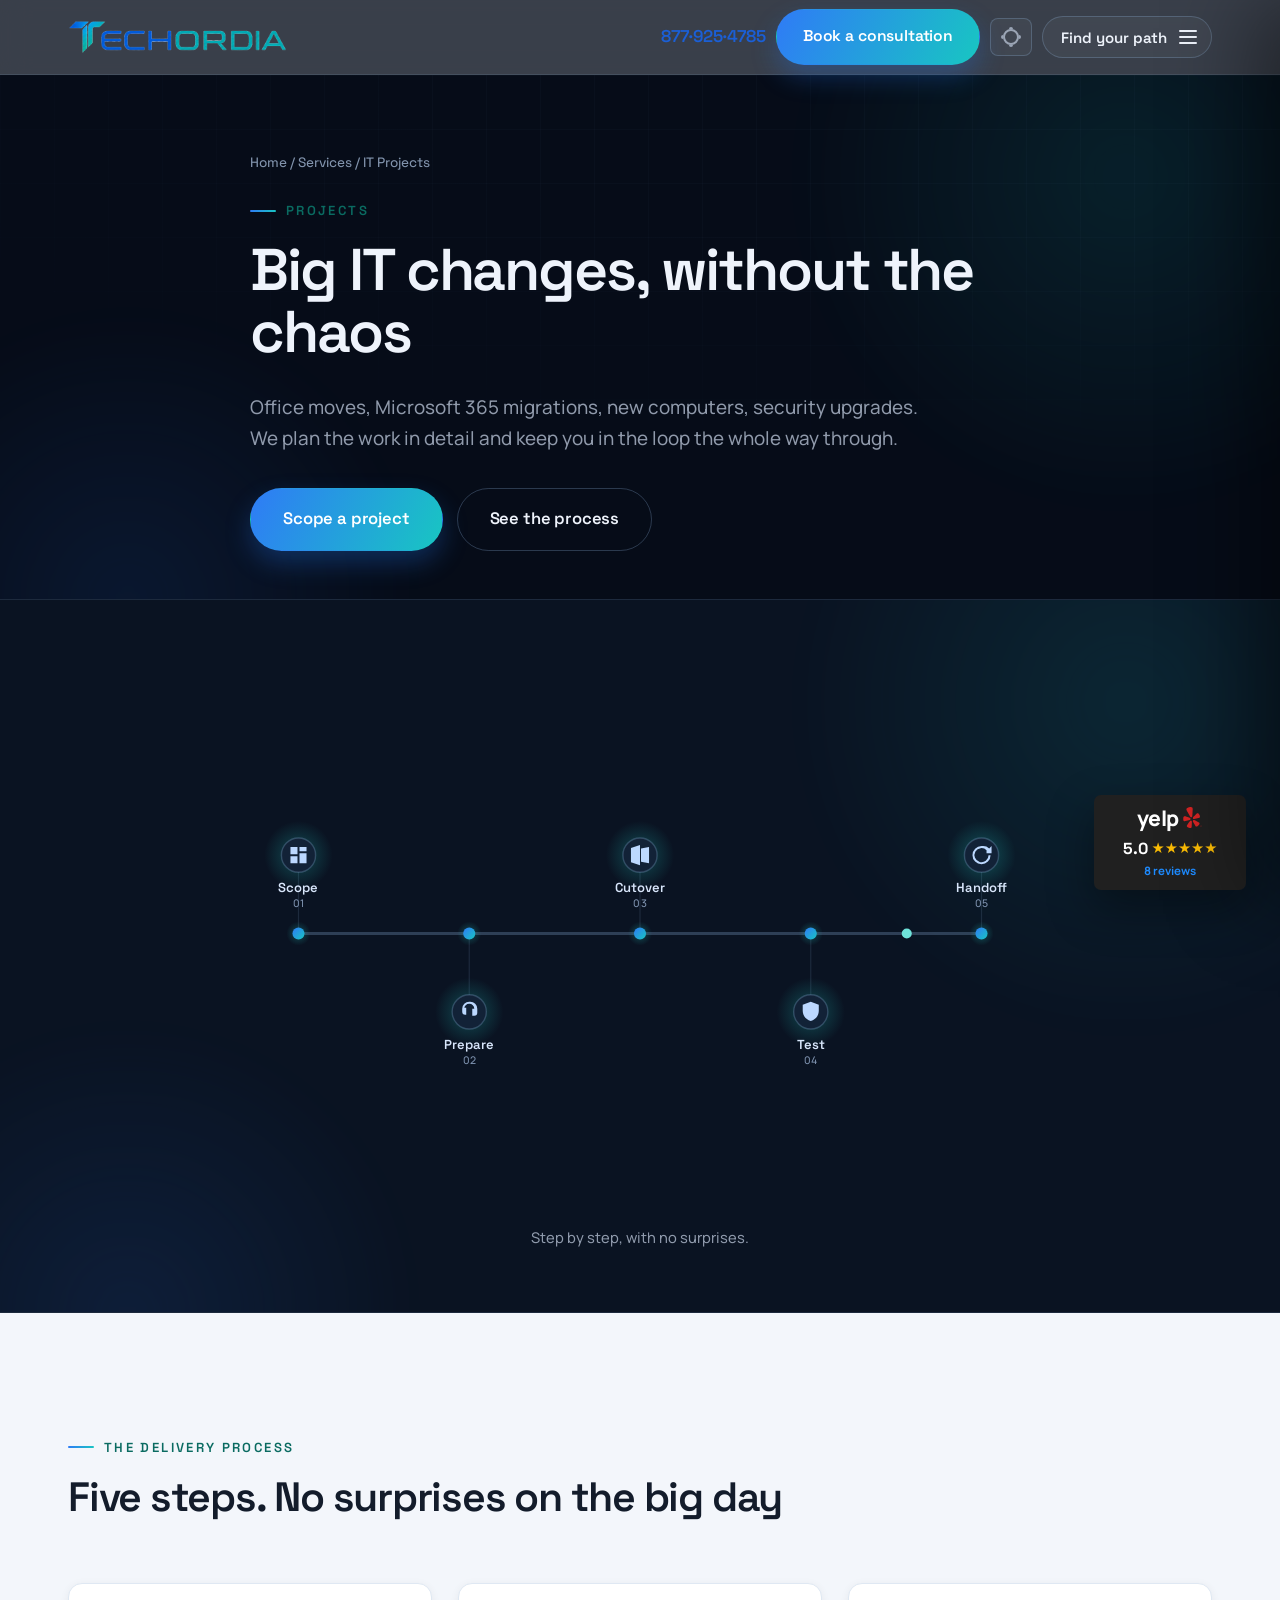
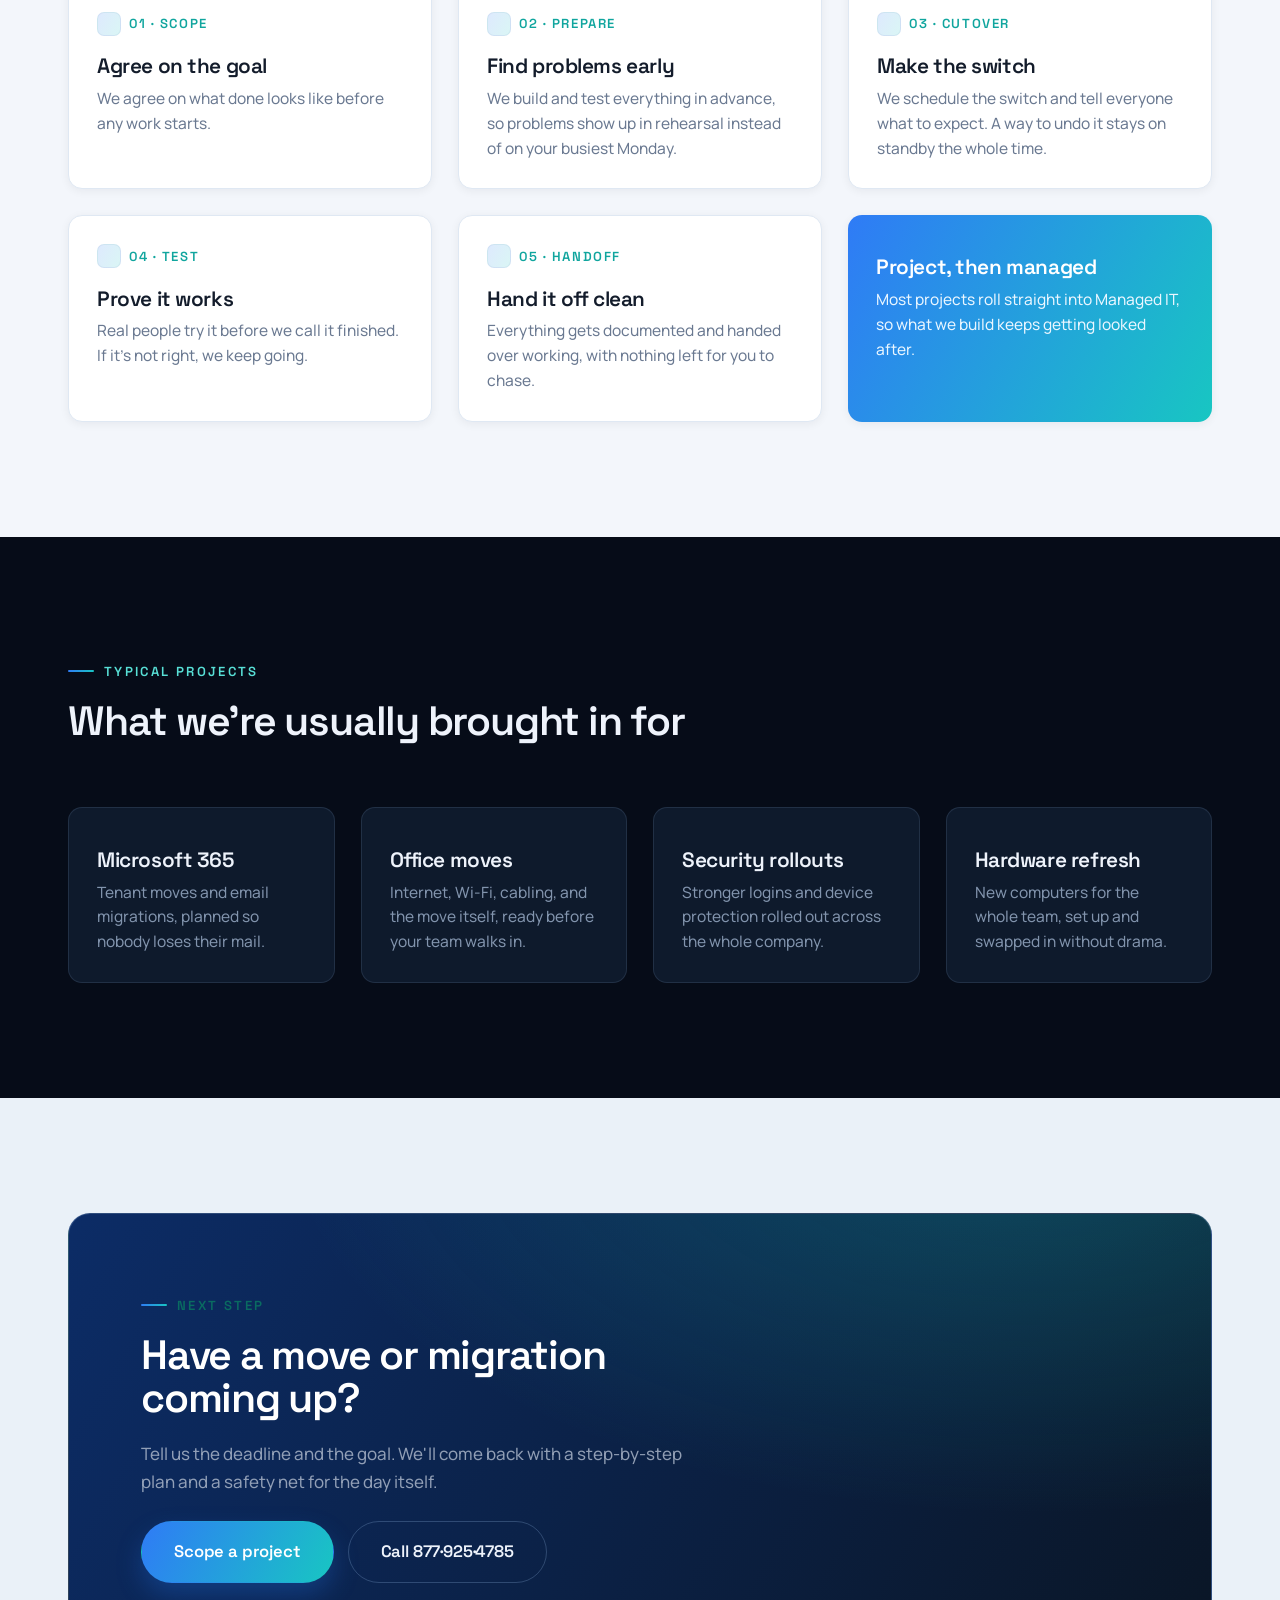
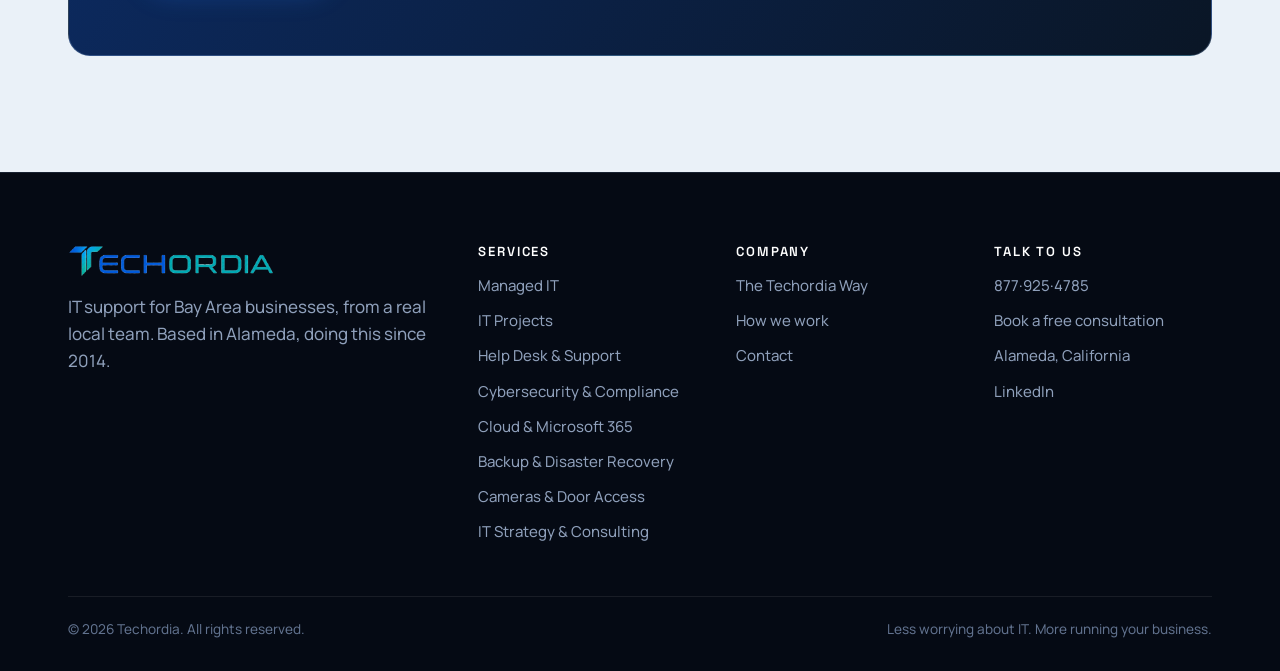
<file: it-projects.html>
<!DOCTYPE html>
<html lang="en">
<head>
<meta charset="UTF-8" />
<meta name="viewport" content="width=device-width, initial-scale=1.0" />
<title>IT Projects &amp; Migrations | Techordia</title>
<meta name="description" content="Office moves, Microsoft 365 migrations, new hardware, and security upgrades, planned carefully by Techordia with a way to undo anything that looks wrong." />
<link rel="canonical" href="https://kylesmcclain.github.io/techordia-site2/it-projects.html" />
<meta property="og:type" content="website" />
<meta property="og:site_name" content="Techordia" />
<meta property="og:title" content="IT Projects &amp; Migrations | Techordia" />
<meta property="og:description" content="Office moves, Microsoft 365 migrations, new hardware, and security upgrades, planned carefully by Techordia with a way to undo anything that looks wrong." />
<meta property="og:url" content="https://kylesmcclain.github.io/techordia-site2/it-projects.html" />
<meta property="og:image" content="https://kylesmcclain.github.io/techordia-site2/assets/img/logo.png" />
<meta name="twitter:card" content="summary" />
<meta name="twitter:title" content="IT Projects &amp; Migrations | Techordia" />
<meta name="twitter:description" content="Office moves, Microsoft 365 migrations, new hardware, and security upgrades, planned carefully by Techordia with a way to undo anything that looks wrong." />
<meta name="twitter:image" content="https://kylesmcclain.github.io/techordia-site2/assets/img/logo.png" />
<link rel="icon" href="assets/img/favicon.svg" type="image/svg+xml" />
<link rel="icon" href="assets/img/favicon.ico" sizes="32x32" />
<link rel="apple-touch-icon" href="assets/img/apple-touch-icon.png" />
<link rel="preconnect" href="https://fonts.googleapis.com" />
<link rel="preconnect" href="https://fonts.gstatic.com" crossorigin />
<link href="https://fonts.googleapis.com/css2?family=Space+Grotesk:wght@500;600;700&family=Manrope:wght@400;500;600;700&display=swap" rel="stylesheet" />
<link rel="stylesheet" href="assets/css/app.css?v=20260612-1" />
<link rel="stylesheet" href="assets/css/effects.css?v=20260612-1" />
</head>
<body>
<header class="masthead">
  <div class="wrap masthead__row">
    <a class="brand" href="index.html" aria-label="Techordia home"><img src="assets/img/logo.png?v=20260611-2" alt="Techordia" /></a>
    <div class="header-cta">
      <a href="tel:8779254785" class="textlink nowrap">877&middot;925&middot;4785</a>
      <a href="contact.html" class="btn btn--primary">Book a consultation</a>
      <button class="site-menu-toggle" type="button" aria-label="Open site guide" aria-haspopup="dialog" aria-controls="site-menu" aria-expanded="false">
        <span>Find your path</span><i aria-hidden="true"></i>
      </button>
    </div>
  </div>
</header>

<div class="site-menu" id="site-menu" aria-hidden="true">
  <div class="site-menu__backdrop" data-menu-close></div>
  <aside class="site-menu__panel" role="dialog" aria-modal="true" aria-labelledby="site-menu-title" tabindex="-1">
    <button class="site-menu__close" type="button" data-menu-close aria-label="Close site guide"><span aria-hidden="true">&times;</span></button>
    <div class="site-menu__intro">
      <p class="eyebrow">Start here</p>
      <h2 id="site-menu-title">What do you need handled?</h2>
      <p>Choose the situation closest to yours. Every path leads to the same local team and a clear next step.</p>
    </div>
    <div class="site-menu__paths" aria-label="Client paths">
      <a class="site-menu__path" href="managed-it.html"><small>Daily IT ownership</small><strong>Run our IT for us</strong><span>Help desk, devices, Microsoft 365, security, backup, and vendors under one accountable team.</span></a>
      <a class="site-menu__path" href="it-projects.html"><small>Planned change</small><strong>Handle a project</strong><span>Moves, migrations, hardware refreshes, security rollouts, and cleanup work with a plan.</span></a>
      <a class="site-menu__path" href="managed-it.html#cybersecurity"><small>Protection</small><strong>Reduce our security risk</strong><span>Practical controls, backups, awareness, and insurer-ready evidence without scare tactics.</span></a>
      <a class="site-menu__path" href="techordia-way.html"><small>How we work</small><strong>See the Techordia standard</strong><span>How we think, communicate, document, and take ownership of the work.</span></a>
      <a class="site-menu__path site-menu__path--accent" href="contact.html"><small>Ready to talk</small><strong>Book a consultation</strong><span>Tell us what is going on and we will explain what we would fix first.</span></a>
    </div>
    <div class="site-menu__directory">
      <div>
        <h3>Services</h3>
        <a href="managed-it.html">Managed IT</a>
        <a href="it-projects.html">IT Projects</a>
        <a href="managed-it.html#help-desk">Help Desk &amp; Support</a>
        <a href="managed-it.html#cloud">Cloud &amp; Microsoft 365</a>
        <a href="managed-it.html#backup">Backup &amp; Disaster Recovery</a>
        <a href="managed-it.html#cameras">Cameras &amp; Door Access</a>
      </div>
      <div>
        <h3>Company</h3>
        <a href="services.html">How we work</a>
        <a href="techordia-way.html">The Techordia Way</a>
        <a href="contact.html">Contact</a>
      </div>
      <div>
        <h3>Talk to us</h3>
        <a href="tel:8779254785">877&middot;925&middot;4785</a>
        <a href="contact.html">Book a free consultation</a>
        <a href="https://www.linkedin.com/company/techordia-llc" target="_blank" rel="noopener">LinkedIn</a>
      </div>
    </div>
  </aside>
</div>

<main>
<!-- compact hero -->
<section class="pagehero">
  <div class="hero__glow" aria-hidden="true"></div>
  <div class="hero__grid-bg" aria-hidden="true"></div>
  <div class="wrap pagehero__inner ph-narrow">
    <p class="breadcrumb"><a href="index.html">Home</a> / <a href="services.html">Services</a> / IT Projects</p>
    <p class="eyebrow">Projects</p>
    <h1>Big IT changes, without the chaos</h1>
    <p class="lede">Office moves, Microsoft&nbsp;365 migrations, new computers, security upgrades. We plan the work in detail and keep you in the loop the whole way through.</p>
    <div class="hero-actions">
      <a href="contact.html" class="btn btn--primary btn--lg">Scope a project</a>
      <a href="#process" class="btn btn--ghost btn--lg">See the process</a>
    </div>
  </div>
</section>

<!-- full-width timeline -->
<section class="fx-band" id="process">
  <div class="hero__glow" aria-hidden="true"></div>
  <div class="wrap fx-stage">
    <div class="fx" data-fx="timeline" data-label="Project delivery timeline: scope, prepare, cutover, test, handoff"></div>
    <p class="fx-caption" style="text-align:center;margin-top:10px">Step by step, with no surprises.</p>
  </div>
</section>

<!-- the five steps -->
<section class="section">
  <div class="wrap">
    <div class="head reveal">
      <p class="eyebrow">The delivery process</p>
      <h2>Five steps. No surprises on the big day</h2>
    </div>
    <div class="grid cols-3 steps-row">
      <div class="card reveal step-card"><span class="sn">01 · SCOPE</span><h3>Agree on the goal</h3><p>We agree on what done looks like before any work starts.</p></div>
      <div class="card reveal step-card" data-d="1"><span class="sn">02 · PREPARE</span><h3>Find problems early</h3><p>We build and test everything in advance, so problems show up in rehearsal instead of on your busiest Monday.</p></div>
      <div class="card reveal step-card" data-d="2"><span class="sn">03 · CUTOVER</span><h3>Make the switch</h3><p>We schedule the switch and tell everyone what to expect. A way to undo it stays on standby the whole time.</p></div>
      <div class="card reveal step-card"><span class="sn">04 · TEST</span><h3>Prove it works</h3><p>Real people try it before we call it finished. If it's not right, we keep going.</p></div>
      <div class="card reveal step-card" data-d="1"><span class="sn">05 · HANDOFF</span><h3>Hand it off clean</h3><p>Everything gets documented and handed over working, with nothing left for you to chase.</p></div>
      <div class="card reveal step-card" data-d="2" style="background:var(--grad);border:0">
        <h3 style="color:#fff">Project, then managed</h3>
        <p style="color:#eaf6ff">Most projects roll straight into Managed IT, so what we build keeps getting looked after.</p>
      </div>
    </div>
  </div>
</section>

<!-- project types -->
<section class="section dark">
  <div class="wrap">
    <div class="head reveal"><p class="eyebrow">Typical projects</p><h2>What we're usually brought in for</h2></div>
    <div class="grid cols-4">
      <div class="card reveal"><h3>Microsoft 365</h3><p>Tenant moves and email migrations, planned so nobody loses their mail.</p></div>
      <div class="card reveal" data-d="1"><h3>Office moves</h3><p>Internet, Wi-Fi, cabling, and the move itself, ready before your team walks in.</p></div>
      <div class="card reveal" data-d="2"><h3>Security rollouts</h3><p>Stronger logins and device protection rolled out across the whole company.</p></div>
      <div class="card reveal" data-d="3"><h3>Hardware refresh</h3><p>New computers for the whole team, set up and swapped in without drama.</p></div>
    </div>
  </div>
</section>

<section class="section soft">
  <div class="wrap"><div class="band reveal">
    <p class="eyebrow">Next step</p>
    <h2>Have a move or migration coming up?</h2>
    <p>Tell us the deadline and the goal. We'll come back with a step-by-step plan and a safety net for the day itself.</p>
    <div class="hero-actions"><a href="contact.html" class="btn btn--primary btn--lg">Scope a project</a><a href="tel:8779254785" class="btn btn--ghost btn--lg">Call 877·925·4785</a></div>
  </div></div>
</section>
</main>

<footer class="foot">
  <div class="wrap">
    <div class="foot__top">
      <div><img src="assets/img/logo.png?v=20260611-1" alt="Techordia" /><p class="measure">IT support for Bay Area businesses, from a real local team. Based in Alameda, doing this since 2014.</p></div>
      <div><h4>Services</h4><ul>
        <li><a href="managed-it.html">Managed IT</a></li>
        <li><a href="it-projects.html">IT Projects</a></li>
        <li><a href="managed-it.html#help-desk">Help Desk &amp; Support</a></li>
        <li><a href="managed-it.html#cybersecurity">Cybersecurity &amp; Compliance</a></li>
        <li><a href="managed-it.html#cloud">Cloud &amp; Microsoft 365</a></li>
        <li><a href="managed-it.html#backup">Backup &amp; Disaster Recovery</a></li>
        <li><a href="managed-it.html#cameras">Cameras &amp; Door Access</a></li>
        <li><a href="managed-it.html#strategy">IT Strategy &amp; Consulting</a></li>
      </ul></div>
      <div><h4>Company</h4><ul><li><a href="techordia-way.html">The Techordia Way</a></li><li><a href="services.html">How we work</a></li><li><a href="contact.html">Contact</a></li></ul></div>
      <div><h4>Talk to us</h4><ul><li><a href="tel:8779254785">877·925·4785</a></li><li><a href="contact.html">Book a free consultation</a></li><li>Alameda, California</li><li><a href="https://www.linkedin.com/company/techordia-llc" target="_blank" rel="noopener">LinkedIn</a></li></ul></div>
    </div>
    <div class="foot__bottom"><span>© <span id="yr">2026</span> Techordia. All rights reserved.</span><span>Less worrying about IT. More running your business.</span></div>
  </div>
</footer>

<script src="assets/js/effects.js?v=20260612-1" defer></script>
<script src="assets/js/site.js?v=20260612-1" defer></script>
</body>
</html>
</file>
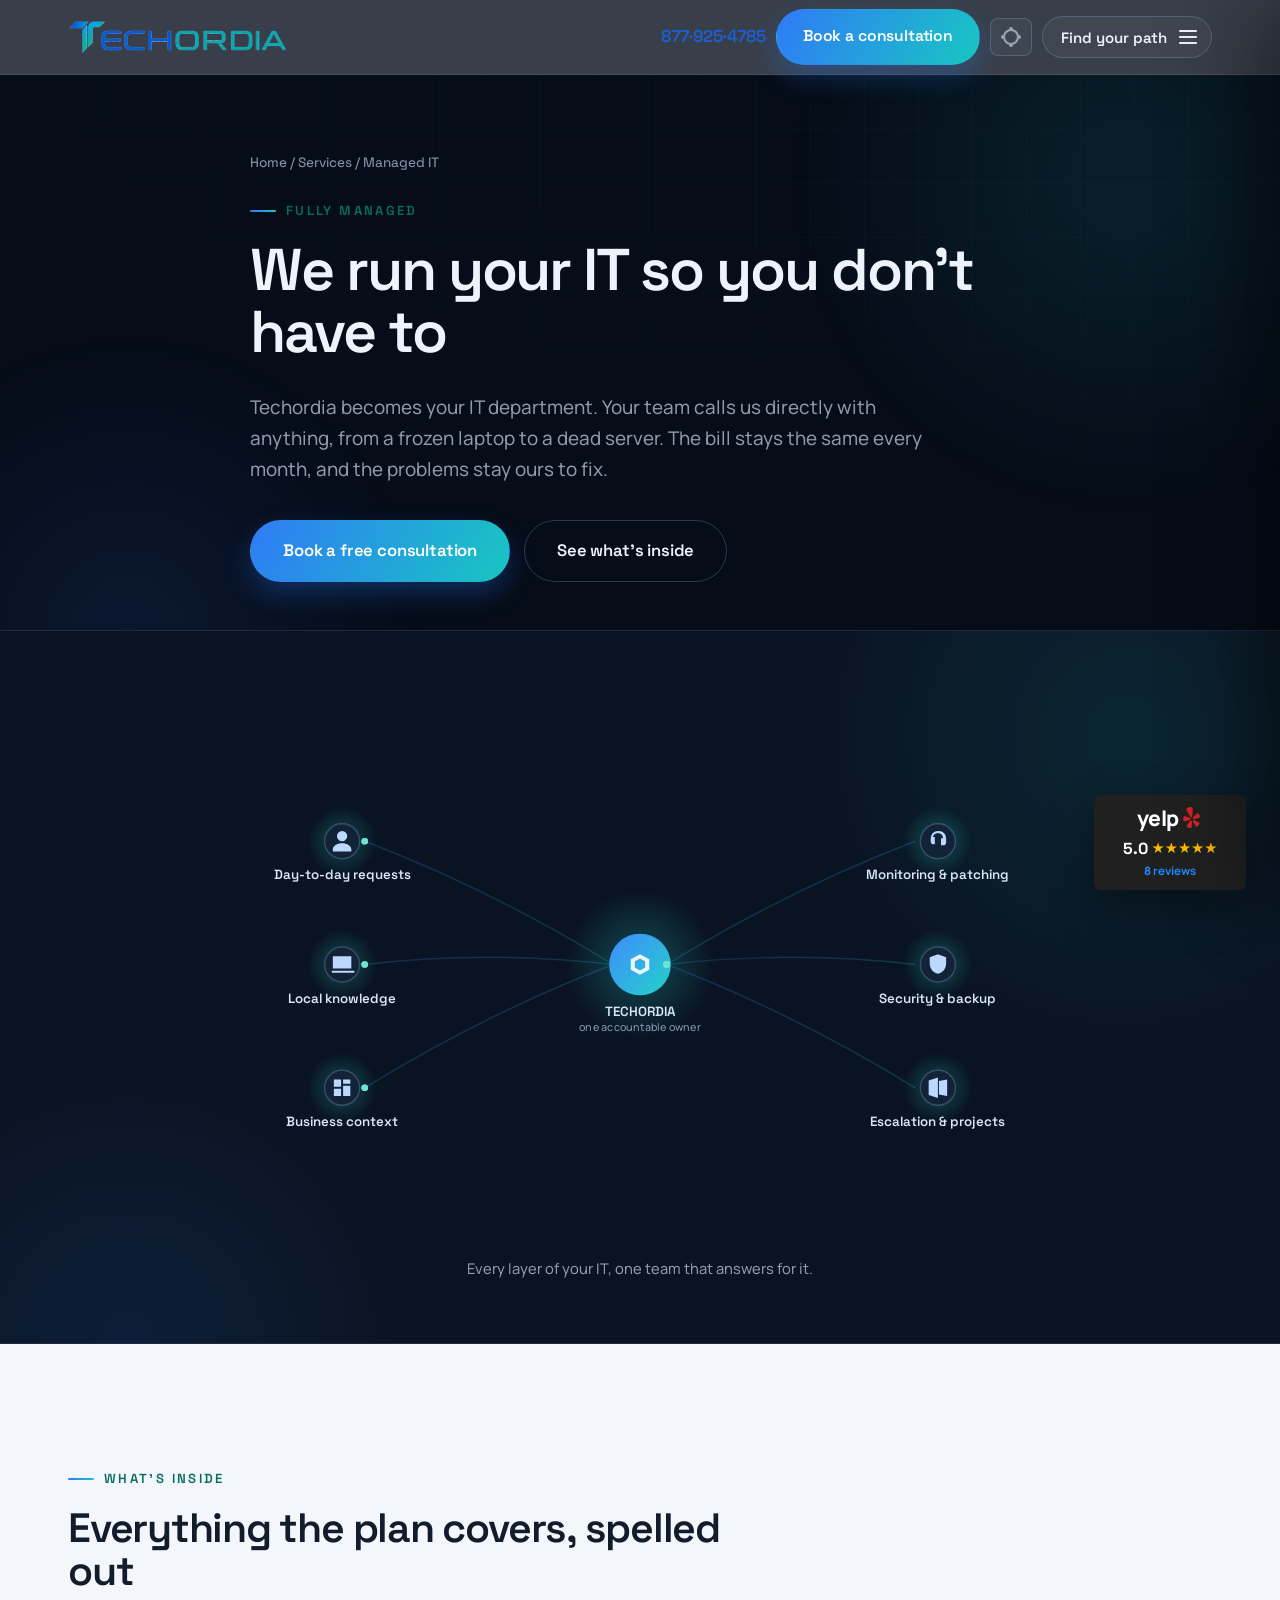
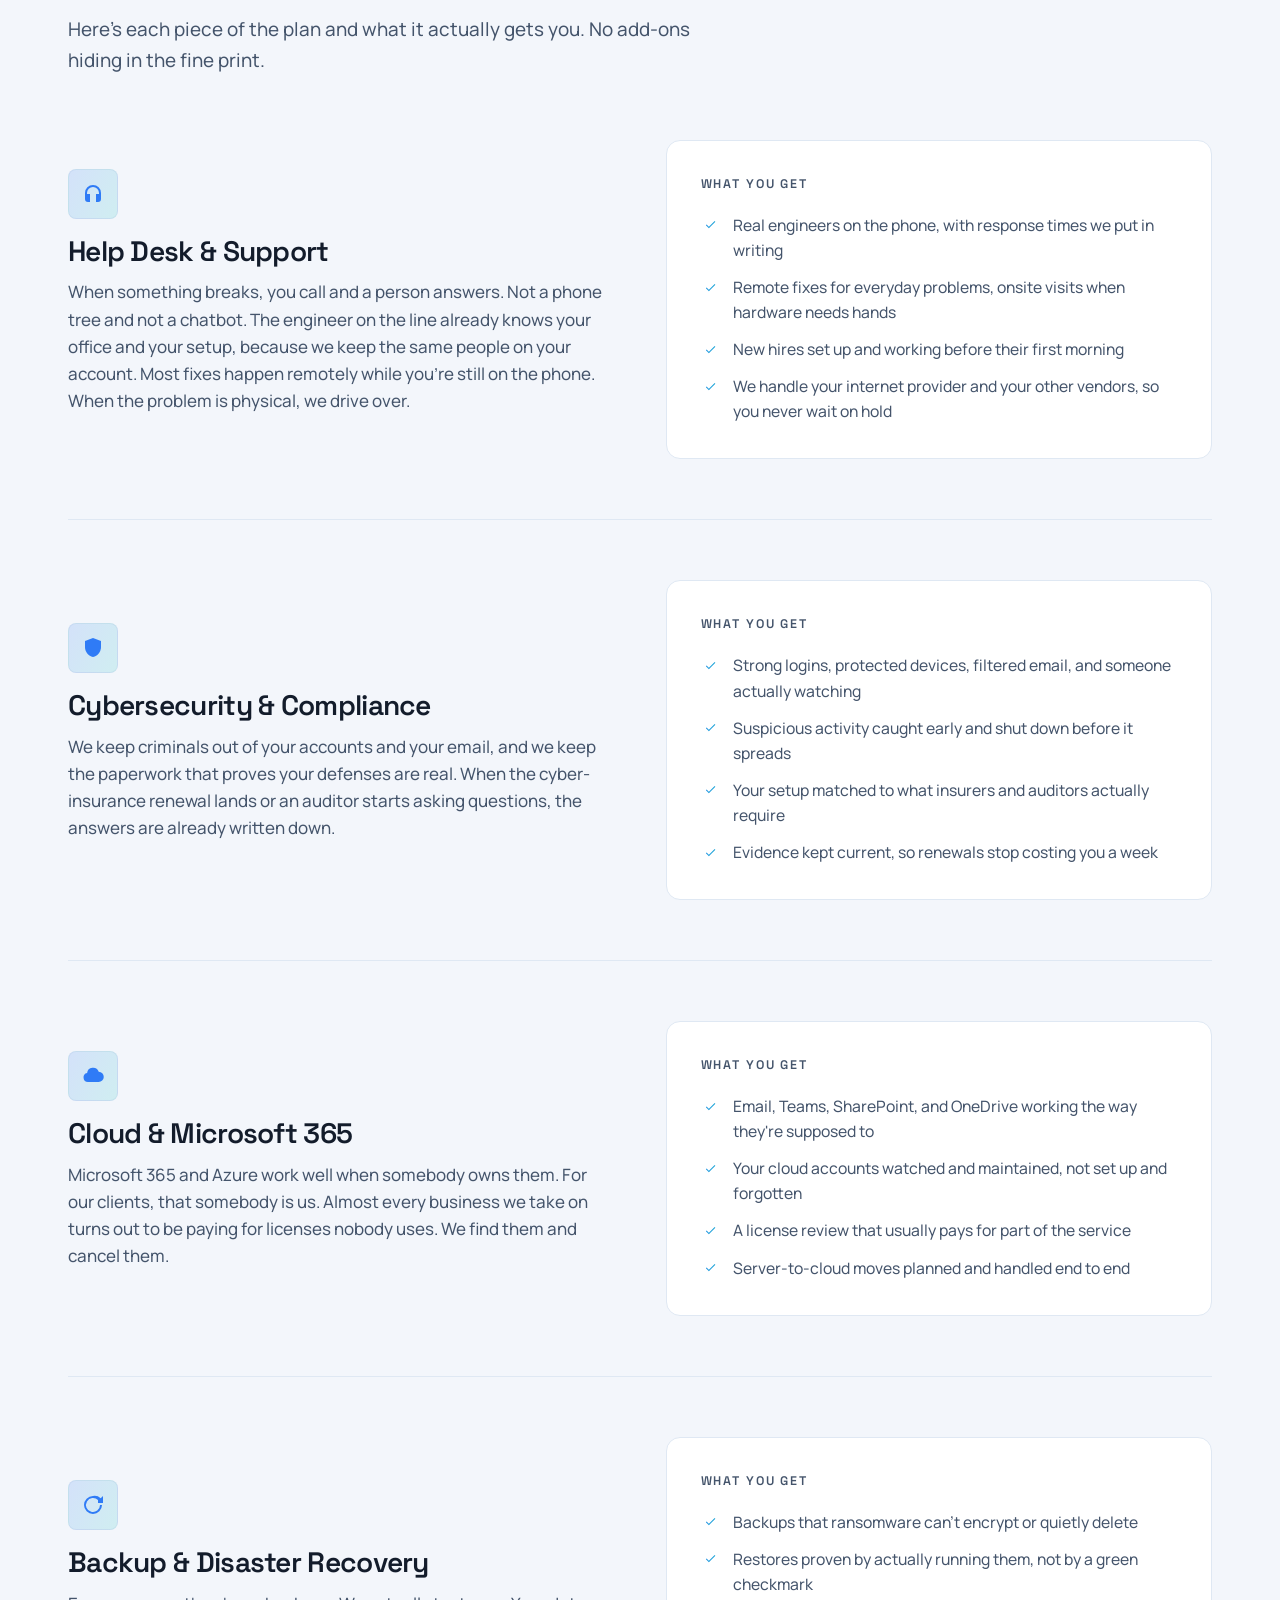
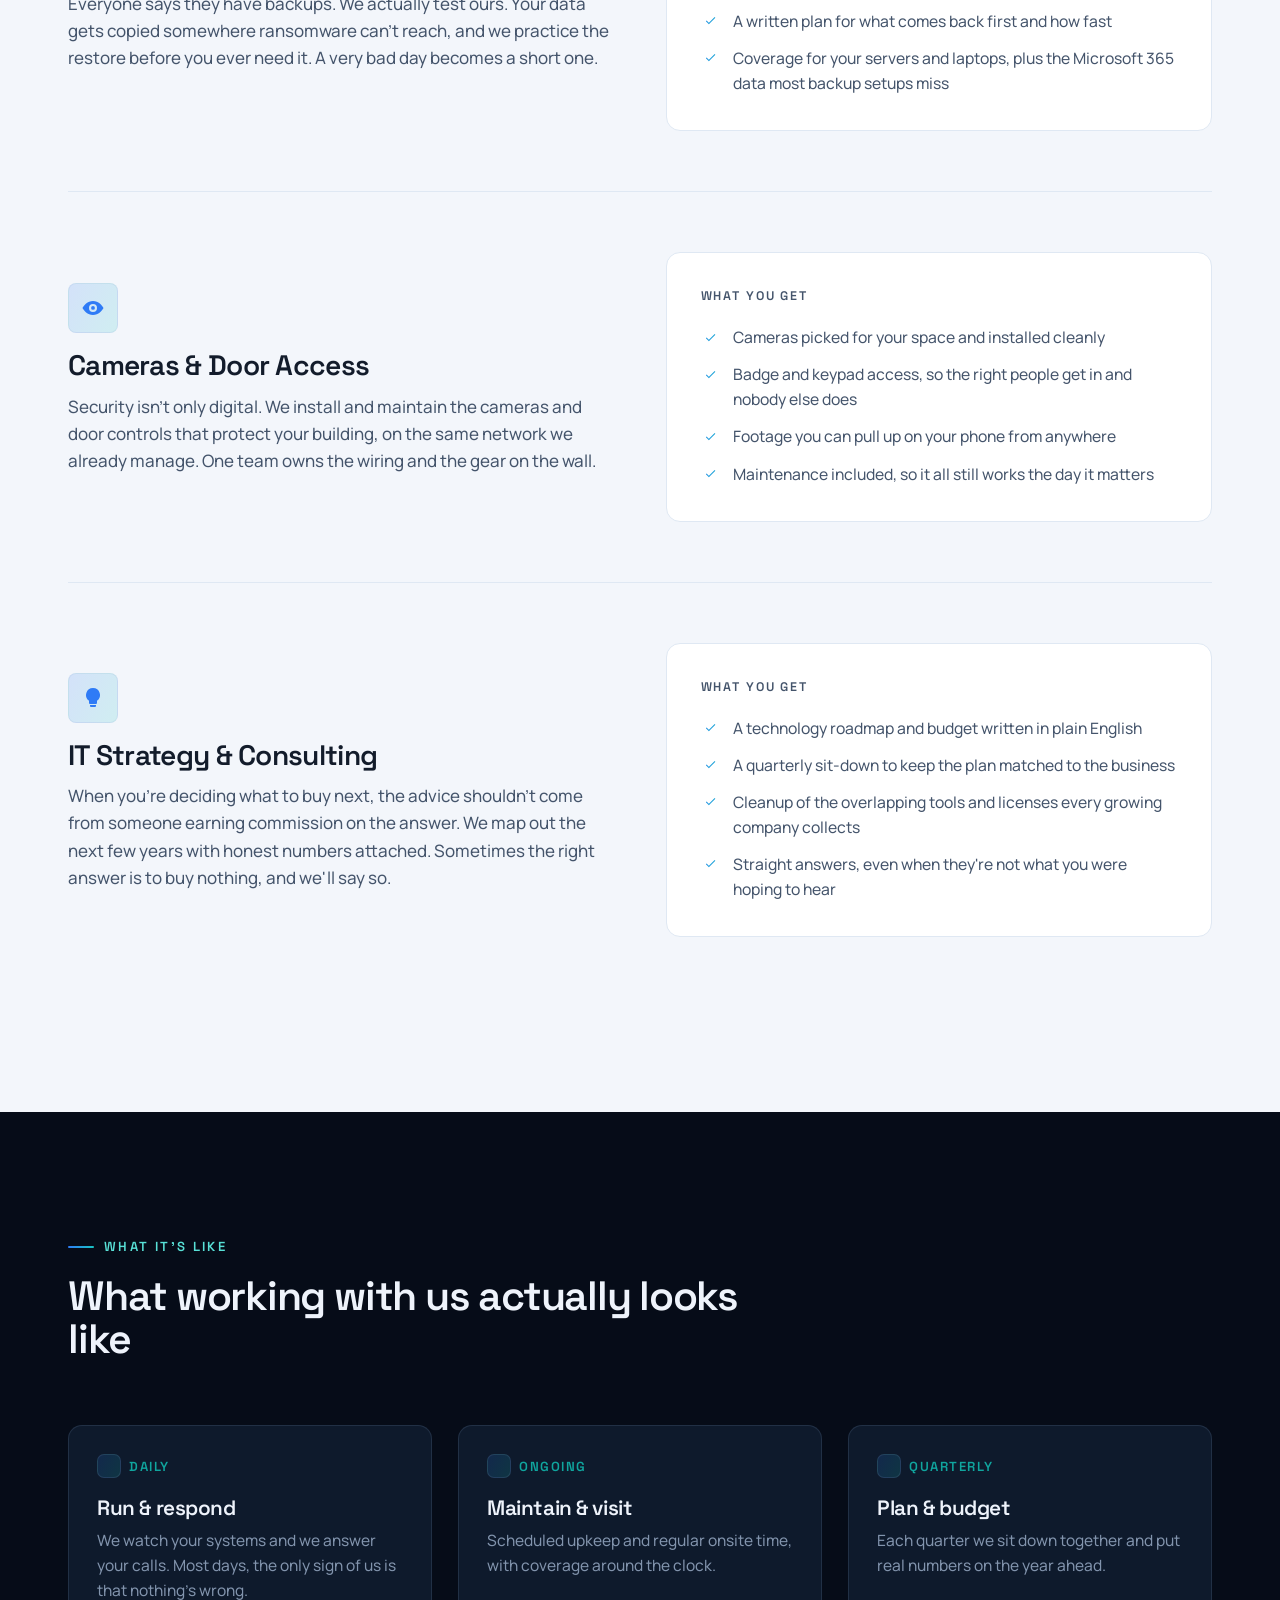
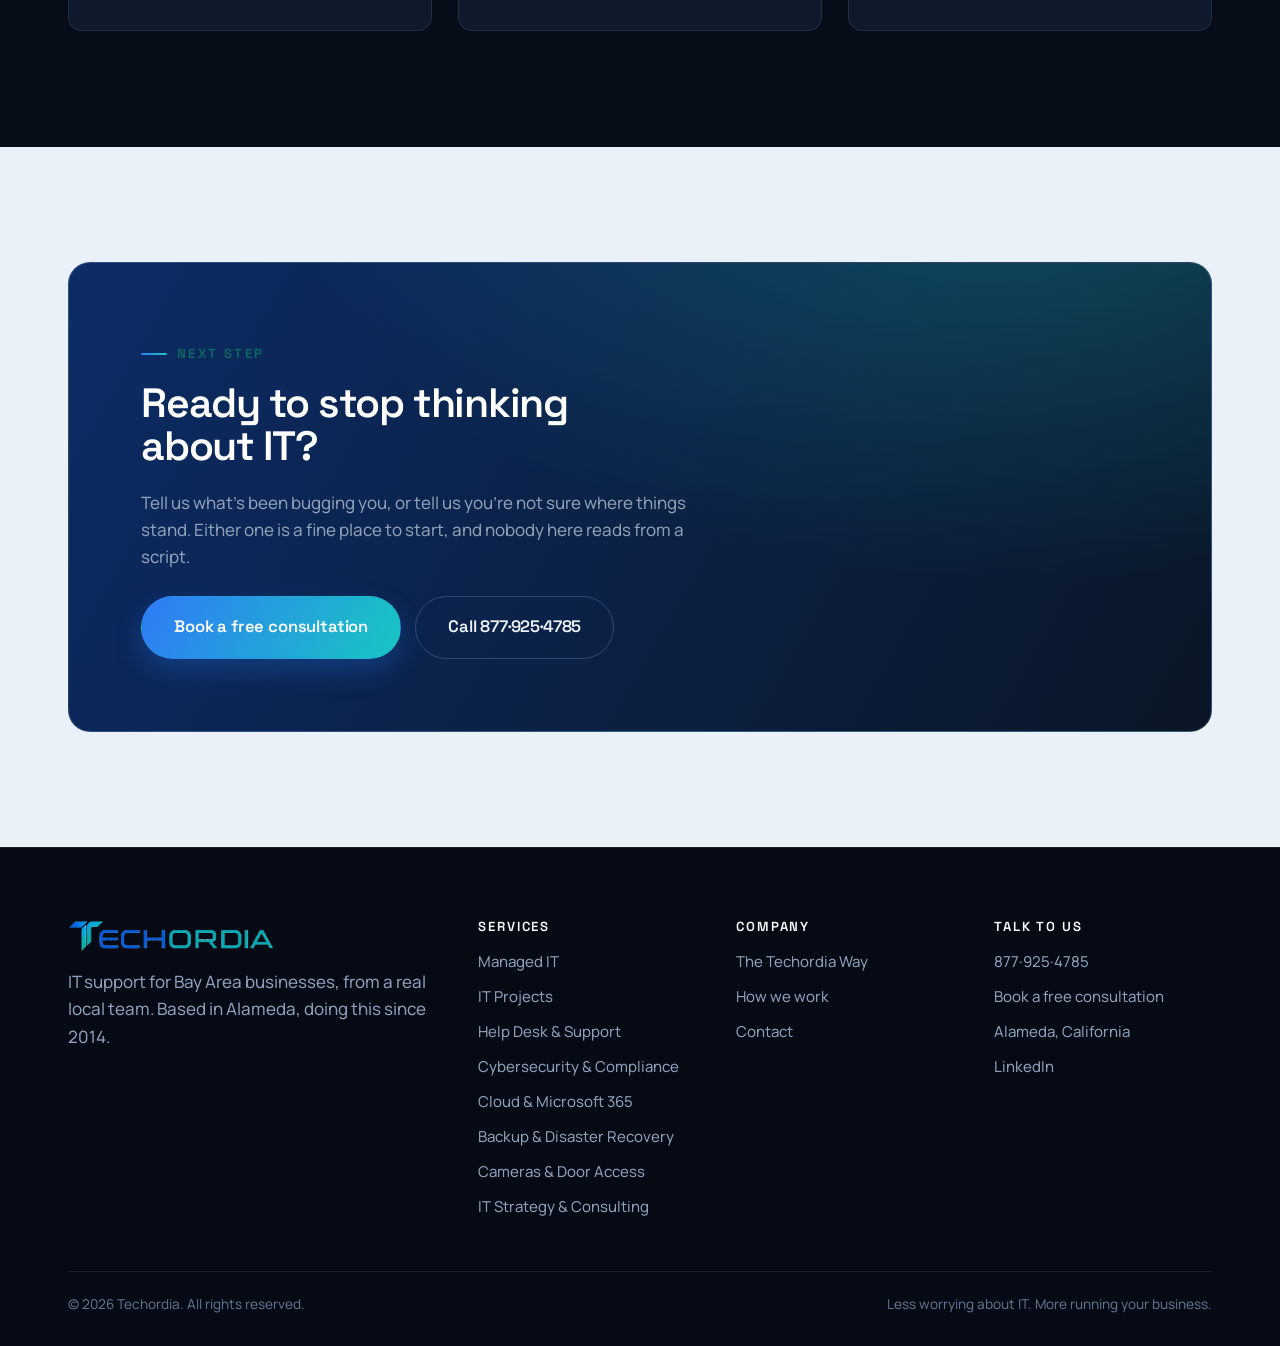
<file: managed-it.html>
<!DOCTYPE html>
<html lang="en">
<head>
<meta charset="UTF-8" />
<meta name="viewport" content="width=device-width, initial-scale=1.0" />
<title>Managed IT Services in the Bay Area | Techordia</title>
<meta name="description" content="Techordia becomes your IT department. Help desk, security, cloud, backups, cameras, and strategy under one flat monthly bill. Based in Alameda since 2014." />
<link rel="canonical" href="https://kylesmcclain.github.io/techordia-site2/managed-it.html" />
<meta property="og:type" content="website" />
<meta property="og:site_name" content="Techordia" />
<meta property="og:title" content="Managed IT Services in the Bay Area | Techordia" />
<meta property="og:description" content="Techordia becomes your IT department. Help desk, security, cloud, backups, cameras, and strategy under one flat monthly bill. Based in Alameda since 2014." />
<meta property="og:url" content="https://kylesmcclain.github.io/techordia-site2/managed-it.html" />
<meta property="og:image" content="https://kylesmcclain.github.io/techordia-site2/assets/img/logo.png" />
<meta name="twitter:card" content="summary" />
<meta name="twitter:title" content="Managed IT Services in the Bay Area | Techordia" />
<meta name="twitter:description" content="Techordia becomes your IT department. Help desk, security, cloud, backups, cameras, and strategy under one flat monthly bill. Based in Alameda since 2014." />
<meta name="twitter:image" content="https://kylesmcclain.github.io/techordia-site2/assets/img/logo.png" />
<link rel="icon" href="assets/img/favicon.svg" type="image/svg+xml" />
<link rel="icon" href="assets/img/favicon.ico" sizes="32x32" />
<link rel="apple-touch-icon" href="assets/img/apple-touch-icon.png" />
<link rel="preconnect" href="https://fonts.googleapis.com" />
<link rel="preconnect" href="https://fonts.gstatic.com" crossorigin />
<link href="https://fonts.googleapis.com/css2?family=Space+Grotesk:wght@500;600;700&family=Manrope:wght@400;500;600;700&display=swap" rel="stylesheet" />
<link rel="stylesheet" href="assets/css/app.css?v=20260612-1" />
<link rel="stylesheet" href="assets/css/effects.css?v=20260612-1" />
</head>
<body>
<header class="masthead">
  <div class="wrap masthead__row">
    <a class="brand" href="index.html" aria-label="Techordia home"><img src="assets/img/logo.png?v=20260611-2" alt="Techordia" /></a>
    <div class="header-cta">
      <a href="tel:8779254785" class="textlink nowrap">877&middot;925&middot;4785</a>
      <a href="contact.html" class="btn btn--primary">Book a consultation</a>
      <button class="site-menu-toggle" type="button" aria-label="Open site guide" aria-haspopup="dialog" aria-controls="site-menu" aria-expanded="false">
        <span>Find your path</span><i aria-hidden="true"></i>
      </button>
    </div>
  </div>
</header>

<div class="site-menu" id="site-menu" aria-hidden="true">
  <div class="site-menu__backdrop" data-menu-close></div>
  <aside class="site-menu__panel" role="dialog" aria-modal="true" aria-labelledby="site-menu-title" tabindex="-1">
    <button class="site-menu__close" type="button" data-menu-close aria-label="Close site guide"><span aria-hidden="true">&times;</span></button>
    <div class="site-menu__intro">
      <p class="eyebrow">Start here</p>
      <h2 id="site-menu-title">What do you need handled?</h2>
      <p>Choose the situation closest to yours. Every path leads to the same local team and a clear next step.</p>
    </div>
    <div class="site-menu__paths" aria-label="Client paths">
      <a class="site-menu__path" href="managed-it.html"><small>Daily IT ownership</small><strong>Run our IT for us</strong><span>Help desk, devices, Microsoft 365, security, backup, and vendors under one accountable team.</span></a>
      <a class="site-menu__path" href="it-projects.html"><small>Planned change</small><strong>Handle a project</strong><span>Moves, migrations, hardware refreshes, security rollouts, and cleanup work with a plan.</span></a>
      <a class="site-menu__path" href="managed-it.html#cybersecurity"><small>Protection</small><strong>Reduce our security risk</strong><span>Practical controls, backups, awareness, and insurer-ready evidence without scare tactics.</span></a>
      <a class="site-menu__path" href="techordia-way.html"><small>How we work</small><strong>See the Techordia standard</strong><span>How we think, communicate, document, and take ownership of the work.</span></a>
      <a class="site-menu__path site-menu__path--accent" href="contact.html"><small>Ready to talk</small><strong>Book a consultation</strong><span>Tell us what is going on and we will explain what we would fix first.</span></a>
    </div>
    <div class="site-menu__directory">
      <div>
        <h3>Services</h3>
        <a href="managed-it.html">Managed IT</a>
        <a href="it-projects.html">IT Projects</a>
        <a href="managed-it.html#help-desk">Help Desk &amp; Support</a>
        <a href="managed-it.html#cloud">Cloud &amp; Microsoft 365</a>
        <a href="managed-it.html#backup">Backup &amp; Disaster Recovery</a>
        <a href="managed-it.html#cameras">Cameras &amp; Door Access</a>
      </div>
      <div>
        <h3>Company</h3>
        <a href="services.html">How we work</a>
        <a href="techordia-way.html">The Techordia Way</a>
        <a href="contact.html">Contact</a>
      </div>
      <div>
        <h3>Talk to us</h3>
        <a href="tel:8779254785">877&middot;925&middot;4785</a>
        <a href="contact.html">Book a free consultation</a>
        <a href="https://www.linkedin.com/company/techordia-llc" target="_blank" rel="noopener">LinkedIn</a>
      </div>
    </div>
  </aside>
</div>

<main>
<section class="pagehero">
  <div class="hero__glow" aria-hidden="true"></div>
  <div class="hero__grid-bg" aria-hidden="true"></div>
  <div class="wrap pagehero__inner ph-narrow">
    <p class="breadcrumb"><a href="index.html">Home</a> / <a href="services.html">Services</a> / Managed IT</p>
    <p class="eyebrow">Fully Managed</p>
    <h1>We run your IT so you don't have to</h1>
    <p class="lede">Techordia becomes your IT department. Your team calls us directly with anything, from a frozen laptop to a dead server. The bill stays the same every month, and the problems stay ours to fix.</p>
    <div class="hero-actions">
      <a href="contact.html" class="btn btn--primary btn--lg">Book a free consultation</a>
      <a href="#whats-inside" class="btn btn--ghost btn--lg">See what's inside</a>
    </div>
  </div>
</section>

<!-- Techordia-centric operating graphic -->
<section class="fx-band">
  <div class="hero__glow" aria-hidden="true"></div>
  <div class="wrap fx-stage">
    <div class="fx" data-fx="lanes" data-variant="managed" data-label="Every layer of your IT, from day-to-day requests and knowledge to monitoring, security, and projects, connects through Techordia as one accountable owner"></div>
    <p class="fx-caption" style="text-align:center;margin-top:10px">Every layer of your IT, one team that answers for it.</p>
  </div>
</section>

<!-- the plan, piece by piece -->
<section class="section" id="whats-inside">
  <div class="wrap">
    <div class="head reveal">
      <p class="eyebrow">What's inside</p>
      <h2>Everything the plan covers, spelled out</h2>
      <p class="lede">Here's each piece of the plan and what it actually gets you. No add-ons hiding in the fine print.</p>
    </div>

    <article class="svc reveal" id="help-desk">
      <div class="duo">
        <div>
          <div class="ic"><svg viewBox="0 0 24 24" fill="currentColor"><path d="M12 3a8 8 0 0 0-8 8v6a3 3 0 0 0 3 3h2v-8H6v-1a6 6 0 1 1 12 0v1h-3v8h2a3 3 0 0 0 3-3v-6a8 8 0 0 0-8-8Z"/></svg></div>
          <h3>Help Desk &amp; Support</h3>
          <p>When something breaks, you call and a person answers. Not a phone tree and not a chatbot. The engineer on the line already knows your office and your setup, because we keep the same people on your account. Most fixes happen remotely while you're still on the phone. When the problem is physical, we drive over.</p>
        </div>
        <div class="panel panel--light">
          <p class="svc__listhead">What you get</p>
          <ul class="ticks">
            <li>Real engineers on the phone, with response times we put in writing</li>
            <li>Remote fixes for everyday problems, onsite visits when hardware needs hands</li>
            <li>New hires set up and working before their first morning</li>
            <li>We handle your internet provider and your other vendors, so you never wait on hold</li>
          </ul>
        </div>
      </div>
    </article>

    <article class="svc reveal" id="cybersecurity">
      <div class="duo">
        <div>
          <div class="ic"><svg viewBox="0 0 24 24" fill="currentColor"><path d="M12 2 4 5v6c0 5 3.4 8.9 8 10 4.6-1.1 8-5 8-10V5l-8-3Z"/></svg></div>
          <h3>Cybersecurity &amp; Compliance</h3>
          <p>We keep criminals out of your accounts and your email, and we keep the paperwork that proves your defenses are real. When the cyber-insurance renewal lands or an auditor starts asking questions, the answers are already written down.</p>
        </div>
        <div class="panel panel--light">
          <p class="svc__listhead">What you get</p>
          <ul class="ticks">
            <li>Strong logins, protected devices, filtered email, and someone actually watching</li>
            <li>Suspicious activity caught early and shut down before it spreads</li>
            <li>Your setup matched to what insurers and auditors actually require</li>
            <li>Evidence kept current, so renewals stop costing you a week</li>
          </ul>
        </div>
      </div>
    </article>

    <article class="svc reveal" id="cloud">
      <div class="duo">
        <div>
          <div class="ic"><svg viewBox="0 0 24 24" fill="currentColor"><path d="M7 18a4.5 4.5 0 0 1-.9-8.9 6 6 0 0 1 11.6-1.4A4.5 4.5 0 0 1 17.5 18H7Z"/></svg></div>
          <h3>Cloud &amp; Microsoft 365</h3>
          <p>Microsoft&nbsp;365 and Azure work well when somebody owns them. For our clients, that somebody is us. Almost every business we take on turns out to be paying for licenses nobody uses. We find them and cancel them.</p>
        </div>
        <div class="panel panel--light">
          <p class="svc__listhead">What you get</p>
          <ul class="ticks">
            <li>Email, Teams, SharePoint, and OneDrive working the way they're supposed to</li>
            <li>Your cloud accounts watched and maintained, not set up and forgotten</li>
            <li>A license review that usually pays for part of the service</li>
            <li>Server-to-cloud moves planned and handled end to end</li>
          </ul>
        </div>
      </div>
    </article>

    <article class="svc reveal" id="backup">
      <div class="duo">
        <div>
          <div class="ic"><svg viewBox="0 0 24 24" fill="currentColor"><path d="M12 3a9 9 0 1 0 9 9h-2a7 7 0 1 1-2-4.9V10h5V3l-2.3 2.3A9 9 0 0 0 12 3Z"/></svg></div>
          <h3>Backup &amp; Disaster Recovery</h3>
          <p>Everyone says they have backups. We actually test ours. Your data gets copied somewhere ransomware can't reach, and we practice the restore before you ever need it. A very bad day becomes a short one.</p>
        </div>
        <div class="panel panel--light">
          <p class="svc__listhead">What you get</p>
          <ul class="ticks">
            <li>Backups that ransomware can't encrypt or quietly delete</li>
            <li>Restores proven by actually running them, not by a green checkmark</li>
            <li>A written plan for what comes back first and how fast</li>
            <li>Coverage for your servers and laptops, plus the Microsoft&nbsp;365 data most backup setups miss</li>
          </ul>
        </div>
      </div>
    </article>

    <article class="svc reveal" id="cameras">
      <div class="duo">
        <div>
          <div class="ic"><svg viewBox="0 0 24 24" fill="currentColor"><path d="M12 5C6.5 5 2.7 9.6 1.5 12c1.2 2.4 5 7 10.5 7s9.3-4.6 10.5-7C21.3 9.6 17.5 5 12 5Zm0 11a4 4 0 1 1 0-8 4 4 0 0 1 0 8Zm0-2.2A1.8 1.8 0 1 0 12 10a1.8 1.8 0 0 0 0 3.8Z"/></svg></div>
          <h3>Cameras &amp; Door Access</h3>
          <p>Security isn't only digital. We install and maintain the cameras and door controls that protect your building, on the same network we already manage. One team owns the wiring and the gear on the wall.</p>
        </div>
        <div class="panel panel--light">
          <p class="svc__listhead">What you get</p>
          <ul class="ticks">
            <li>Cameras picked for your space and installed cleanly</li>
            <li>Badge and keypad access, so the right people get in and nobody else does</li>
            <li>Footage you can pull up on your phone from anywhere</li>
            <li>Maintenance included, so it all still works the day it matters</li>
          </ul>
        </div>
      </div>
    </article>

    <article class="svc reveal" id="strategy">
      <div class="duo">
        <div>
          <div class="ic"><svg viewBox="0 0 24 24" fill="currentColor"><path d="M12 2a7 7 0 0 0-4 12.74V17a1 1 0 0 0 1 1h6a1 1 0 0 0 1-1v-2.26A7 7 0 0 0 12 2ZM9 20a1 1 0 0 0 1 1h4a1 1 0 0 0 1-1v-1H9v1Z"/></svg></div>
          <h3>IT Strategy &amp; Consulting</h3>
          <p>When you're deciding what to buy next, the advice shouldn't come from someone earning commission on the answer. We map out the next few years with honest numbers attached. Sometimes the right answer is to buy nothing, and we'll say so.</p>
        </div>
        <div class="panel panel--light">
          <p class="svc__listhead">What you get</p>
          <ul class="ticks">
            <li>A technology roadmap and budget written in plain English</li>
            <li>A quarterly sit-down to keep the plan matched to the business</li>
            <li>Cleanup of the overlapping tools and licenses every growing company collects</li>
            <li>Straight answers, even when they're not what you were hoping to hear</li>
          </ul>
        </div>
      </div>
    </article>
  </div>
</section>

<!-- what it's like -->
<section class="section dark">
  <div class="wrap">
    <div class="head reveal">
      <p class="eyebrow">What it's like</p>
      <h2>What working with us actually looks like</h2>
    </div>
    <div class="grid cols-3 steps-row">
      <div class="card reveal step-card"><span class="sn">DAILY</span><h3>Run &amp; respond</h3><p>We watch your systems and we answer your calls. Most days, the only sign of us is that nothing's wrong.</p></div>
      <div class="card reveal step-card" data-d="1"><span class="sn">ONGOING</span><h3>Maintain &amp; visit</h3><p>Scheduled upkeep and regular onsite time, with coverage around the clock.</p></div>
      <div class="card reveal step-card" data-d="2"><span class="sn">QUARTERLY</span><h3>Plan &amp; budget</h3><p>Each quarter we sit down together and put real numbers on the year ahead.</p></div>
    </div>
  </div>
</section>

<!-- CTA -->
<section class="section soft">
  <div class="wrap">
    <div class="band reveal">
      <p class="eyebrow">Next step</p>
      <h2>Ready to stop thinking about IT?</h2>
      <p>Tell us what's been bugging you, or tell us you're not sure where things stand. Either one is a fine place to start, and nobody here reads from a script.</p>
      <div class="hero-actions">
        <a href="contact.html" class="btn btn--primary btn--lg">Book a free consultation</a>
        <a href="tel:8779254785" class="btn btn--ghost btn--lg">Call 877·925·4785</a>
      </div>
    </div>
  </div>
</section>

</main>

<footer class="foot">
  <div class="wrap">
    <div class="foot__top">
      <div><img src="assets/img/logo.png?v=20260611-1" alt="Techordia" /><p class="measure">IT support for Bay Area businesses, from a real local team. Based in Alameda, doing this since 2014.</p></div>
      <div><h4>Services</h4><ul>
        <li><a href="managed-it.html">Managed IT</a></li>
        <li><a href="it-projects.html">IT Projects</a></li>
        <li><a href="managed-it.html#help-desk">Help Desk &amp; Support</a></li>
        <li><a href="managed-it.html#cybersecurity">Cybersecurity &amp; Compliance</a></li>
        <li><a href="managed-it.html#cloud">Cloud &amp; Microsoft 365</a></li>
        <li><a href="managed-it.html#backup">Backup &amp; Disaster Recovery</a></li>
        <li><a href="managed-it.html#cameras">Cameras &amp; Door Access</a></li>
        <li><a href="managed-it.html#strategy">IT Strategy &amp; Consulting</a></li>
      </ul></div>
      <div><h4>Company</h4><ul><li><a href="techordia-way.html">The Techordia Way</a></li><li><a href="services.html">How we work</a></li><li><a href="contact.html">Contact</a></li></ul></div>
      <div><h4>Talk to us</h4><ul><li><a href="tel:8779254785">877·925·4785</a></li><li><a href="contact.html">Book a free consultation</a></li><li>Alameda, California</li><li><a href="https://www.linkedin.com/company/techordia-llc" target="_blank" rel="noopener">LinkedIn</a></li></ul></div>
    </div>
    <div class="foot__bottom"><span>© <span id="yr">2026</span> Techordia. All rights reserved.</span><span>Less worrying about IT. More running your business.</span></div>
  </div>
</footer>

<script src="assets/js/effects.js?v=20260612-1" defer></script>
<script src="assets/js/site.js?v=20260612-1" defer></script>
</body>
</html>
</file>
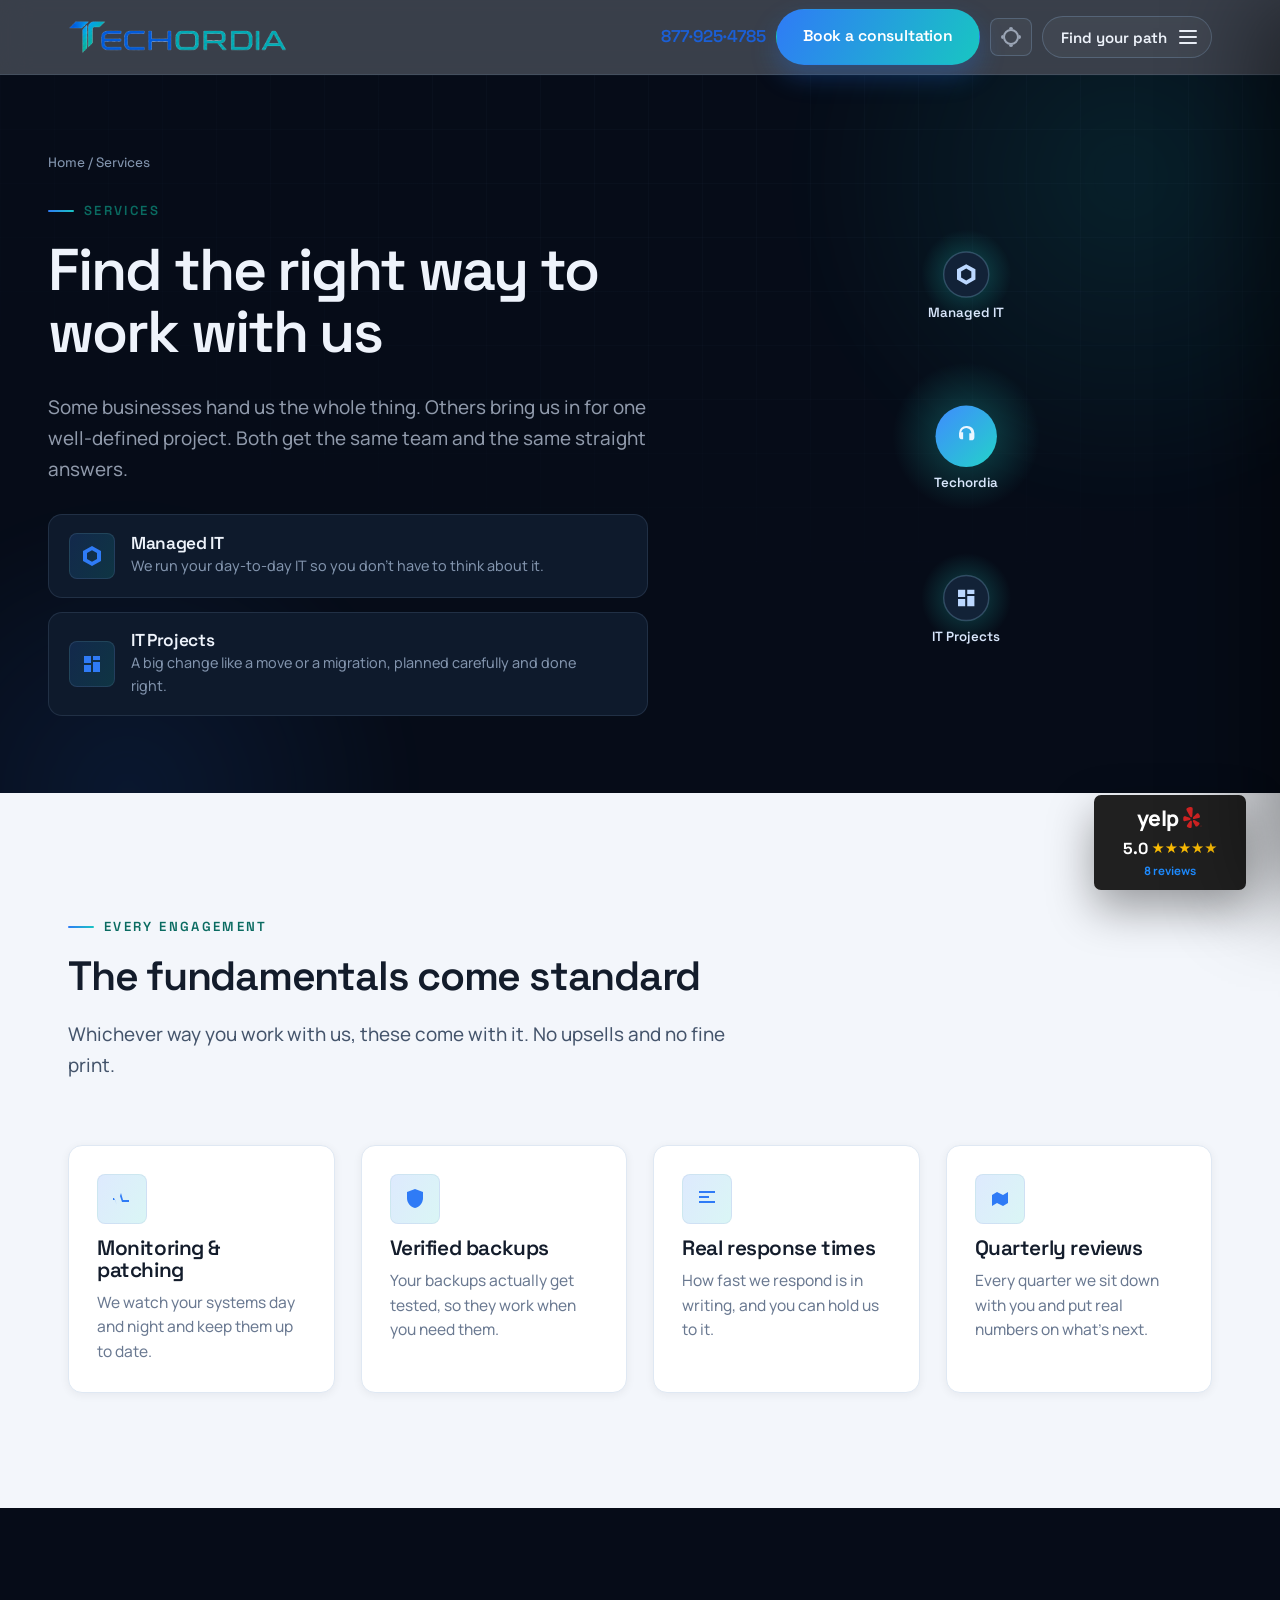
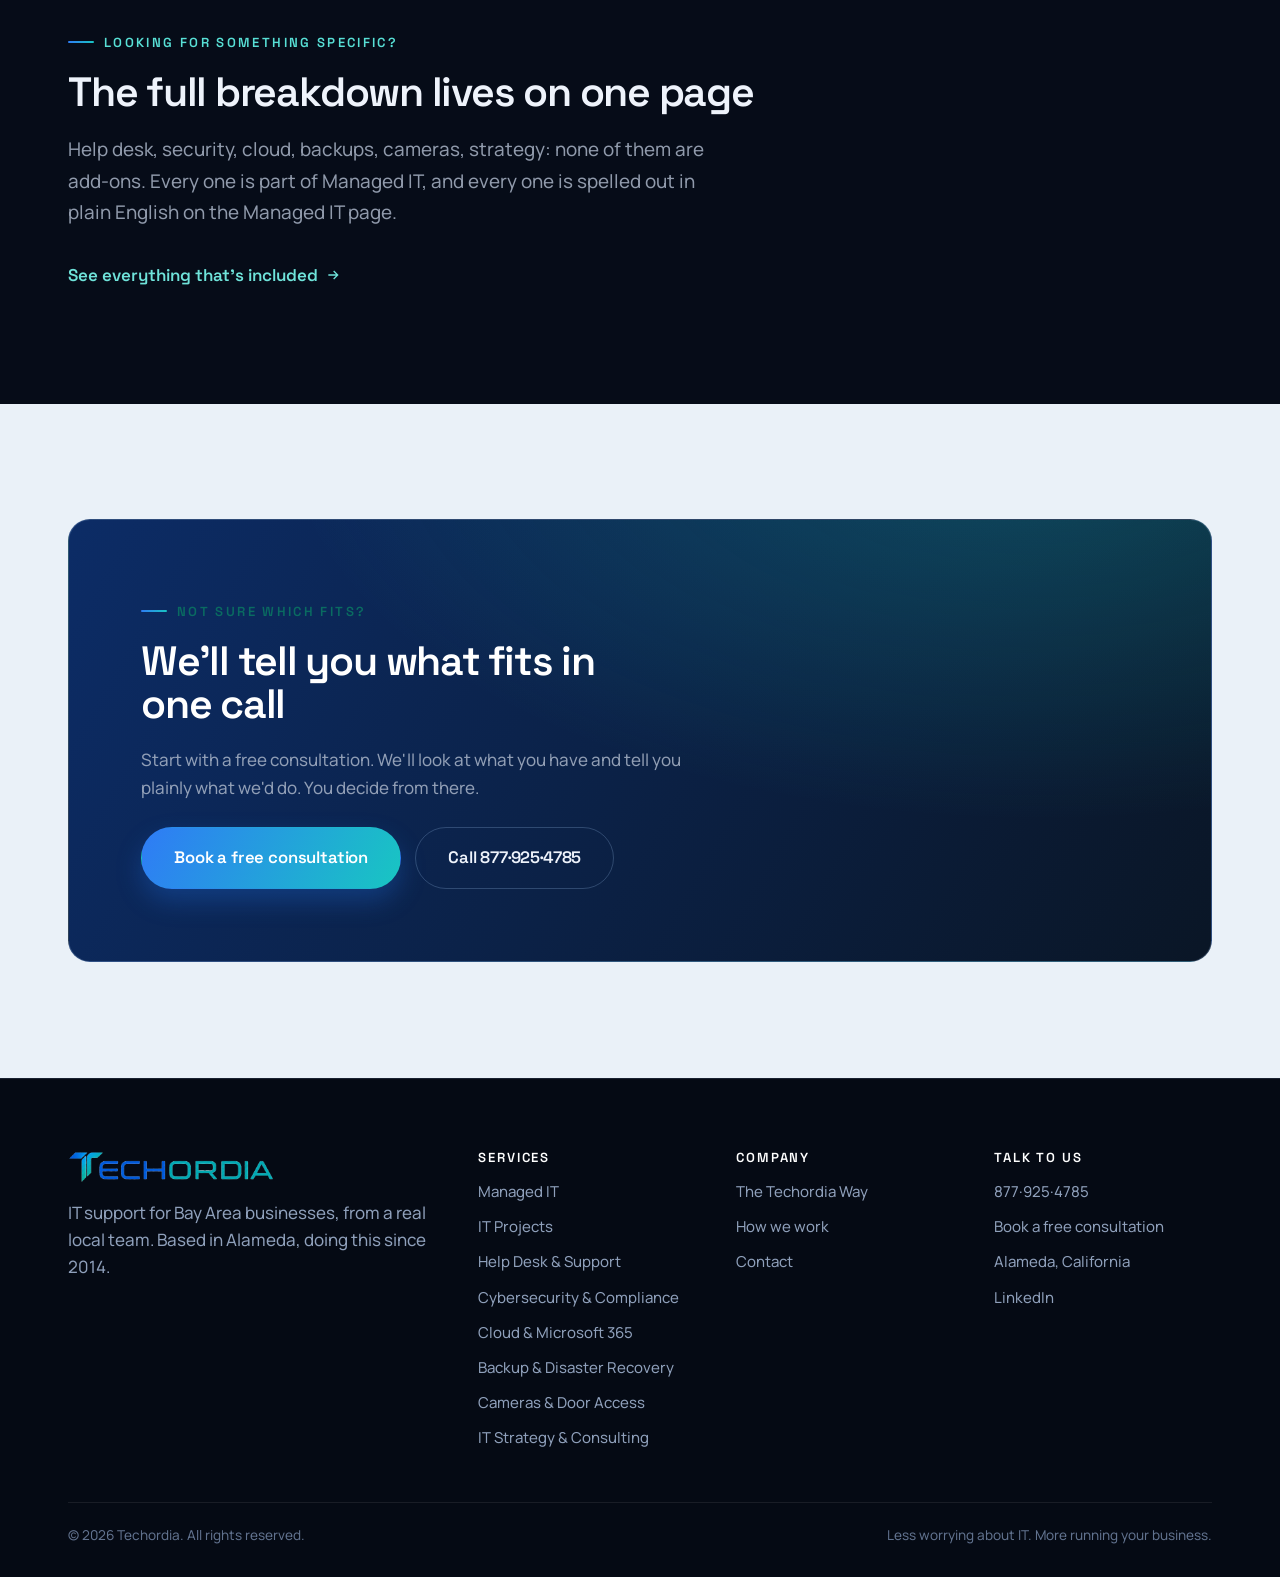
<file: services.html>
<!DOCTYPE html>
<html lang="en">
<head>
<meta charset="UTF-8" />
<meta name="viewport" content="width=device-width, initial-scale=1.0" />
<title>Two Ways to Work With Us | Techordia</title>
<meta name="description" content="Some businesses hand Techordia everything. Others bring us in for one project. Here's how to tell which one fits, in plain English." />
<link rel="canonical" href="https://kylesmcclain.github.io/techordia-site2/services.html" />
<meta property="og:type" content="website" />
<meta property="og:site_name" content="Techordia" />
<meta property="og:title" content="Two Ways to Work With Us | Techordia" />
<meta property="og:description" content="Some businesses hand Techordia everything. Others bring us in for one project. Here's how to tell which one fits, in plain English." />
<meta property="og:url" content="https://kylesmcclain.github.io/techordia-site2/services.html" />
<meta property="og:image" content="https://kylesmcclain.github.io/techordia-site2/assets/img/logo.png" />
<meta name="twitter:card" content="summary" />
<meta name="twitter:title" content="Two Ways to Work With Us | Techordia" />
<meta name="twitter:description" content="Some businesses hand Techordia everything. Others bring us in for one project. Here's how to tell which one fits, in plain English." />
<meta name="twitter:image" content="https://kylesmcclain.github.io/techordia-site2/assets/img/logo.png" />
<link rel="icon" href="assets/img/favicon.svg" type="image/svg+xml" />
<link rel="icon" href="assets/img/favicon.ico" sizes="32x32" />
<link rel="apple-touch-icon" href="assets/img/apple-touch-icon.png" />
<link rel="preconnect" href="https://fonts.googleapis.com" />
<link rel="preconnect" href="https://fonts.gstatic.com" crossorigin />
<link href="https://fonts.googleapis.com/css2?family=Space+Grotesk:wght@500;600;700&family=Manrope:wght@400;500;600;700&display=swap" rel="stylesheet" />
<link rel="stylesheet" href="assets/css/app.css?v=20260612-1" />
<link rel="stylesheet" href="assets/css/effects.css?v=20260612-1" />
</head>
<body>
<header class="masthead">
  <div class="wrap masthead__row">
    <a class="brand" href="index.html" aria-label="Techordia home"><img src="assets/img/logo.png?v=20260611-2" alt="Techordia" /></a>
    <div class="header-cta">
      <a href="tel:8779254785" class="textlink nowrap">877&middot;925&middot;4785</a>
      <a href="contact.html" class="btn btn--primary">Book a consultation</a>
      <button class="site-menu-toggle" type="button" aria-label="Open site guide" aria-haspopup="dialog" aria-controls="site-menu" aria-expanded="false">
        <span>Find your path</span><i aria-hidden="true"></i>
      </button>
    </div>
  </div>
</header>

<div class="site-menu" id="site-menu" aria-hidden="true">
  <div class="site-menu__backdrop" data-menu-close></div>
  <aside class="site-menu__panel" role="dialog" aria-modal="true" aria-labelledby="site-menu-title" tabindex="-1">
    <button class="site-menu__close" type="button" data-menu-close aria-label="Close site guide"><span aria-hidden="true">&times;</span></button>
    <div class="site-menu__intro">
      <p class="eyebrow">Start here</p>
      <h2 id="site-menu-title">What do you need handled?</h2>
      <p>Choose the situation closest to yours. Every path leads to the same local team and a clear next step.</p>
    </div>
    <div class="site-menu__paths" aria-label="Client paths">
      <a class="site-menu__path" href="managed-it.html"><small>Daily IT ownership</small><strong>Run our IT for us</strong><span>Help desk, devices, Microsoft 365, security, backup, and vendors under one accountable team.</span></a>
      <a class="site-menu__path" href="it-projects.html"><small>Planned change</small><strong>Handle a project</strong><span>Moves, migrations, hardware refreshes, security rollouts, and cleanup work with a plan.</span></a>
      <a class="site-menu__path" href="managed-it.html#cybersecurity"><small>Protection</small><strong>Reduce our security risk</strong><span>Practical controls, backups, awareness, and insurer-ready evidence without scare tactics.</span></a>
      <a class="site-menu__path" href="techordia-way.html"><small>How we work</small><strong>See the Techordia standard</strong><span>How we think, communicate, document, and take ownership of the work.</span></a>
      <a class="site-menu__path site-menu__path--accent" href="contact.html"><small>Ready to talk</small><strong>Book a consultation</strong><span>Tell us what is going on and we will explain what we would fix first.</span></a>
    </div>
    <div class="site-menu__directory">
      <div>
        <h3>Services</h3>
        <a href="managed-it.html">Managed IT</a>
        <a href="it-projects.html">IT Projects</a>
        <a href="managed-it.html#help-desk">Help Desk &amp; Support</a>
        <a href="managed-it.html#cloud">Cloud &amp; Microsoft 365</a>
        <a href="managed-it.html#backup">Backup &amp; Disaster Recovery</a>
        <a href="managed-it.html#cameras">Cameras &amp; Door Access</a>
      </div>
      <div>
        <h3>Company</h3>
        <a href="services.html">How we work</a>
        <a href="techordia-way.html">The Techordia Way</a>
        <a href="contact.html">Contact</a>
      </div>
      <div>
        <h3>Talk to us</h3>
        <a href="tel:8779254785">877&middot;925&middot;4785</a>
        <a href="contact.html">Book a free consultation</a>
        <a href="https://www.linkedin.com/company/techordia-llc" target="_blank" rel="noopener">LinkedIn</a>
      </div>
    </div>
  </aside>
</div>

<main>
<!-- selector hero -->
<section class="pagehero" data-fx-scope>
  <div class="hero__glow" aria-hidden="true"></div>
  <div class="hero__grid-bg" aria-hidden="true"></div>
  <div class="wrap pagehero__inner sel">
    <div class="sel__copy">
      <p class="breadcrumb"><a href="index.html">Home</a> / Services</p>
      <p class="eyebrow">Services</p>
      <h1>Find the right way to work with us</h1>
      <p class="lede">Some businesses hand us the whole thing. Others bring us in for one well-defined project. Both get the same team and the same straight answers.</p>
      <div class="sel__cards" style="margin-top:28px">
        <a class="sel-card" href="managed-it.html" data-fx-target="managed">
          <span class="ic"><svg viewBox="0 0 24 24" fill="currentColor"><path d="M12 2 3 7v10l9 5 9-5V7l-9-5Zm0 4.2L17 9v6l-5 2.8L7 15V9l5-2.8Z"/></svg></span>
          <span><h3>Managed IT</h3><p>We run your day-to-day IT so you don't have to think about it.</p></span>
          <span class="go"><svg width="20" height="20" viewBox="0 0 24 24" fill="none" stroke="currentColor" stroke-width="2"><path d="M5 12h14m-6-6 6 6-6 6"/></svg></span>
        </a>
        <a class="sel-card" href="it-projects.html" data-fx-target="projects">
          <span class="ic"><svg viewBox="0 0 24 24" fill="currentColor"><path d="M4 4h7v7H4V4Zm9 0h7v4h-7V4Zm0 6h7v10h-7V10Zm-9 3h7v7H4v-7Z"/></svg></span>
          <span><h3>IT Projects</h3><p>A big change like a move or a migration, planned carefully and done right.</p></span>
          <span class="go"><svg width="20" height="20" viewBox="0 0 24 24" fill="none" stroke="currentColor" stroke-width="2"><path d="M5 12h14m-6-6 6 6-6 6"/></svg></span>
        </a>
      </div>
    </div>
    <div class="sel__fx">
      <div class="fx" data-fx="selector" data-label="Service selector: Managed IT and IT Projects connect to Techordia"></div>
    </div>
  </div>
</section>

<!-- included in every engagement -->
<section class="section">
  <div class="wrap">
    <div class="head reveal">
      <p class="eyebrow">Every engagement</p>
      <h2>The fundamentals come standard</h2>
      <p class="lede">Whichever way you work with us, these come with it. No upsells and no fine print.</p>
    </div>
    <div class="grid cols-4">
      <div class="card reveal"><div class="ic"><svg viewBox="0 0 24 24" fill="currentColor"><path d="M3 13h2l2 5 4-12 2 7h6v2h-7l-2-6-3 9-3-7H3v-2Z"/></svg></div><h3>Monitoring &amp; patching</h3><p>We watch your systems day and night and keep them up to date.</p></div>
      <div class="card reveal" data-d="1"><div class="ic"><svg viewBox="0 0 24 24" fill="currentColor"><path d="M12 2 4 5v6c0 5 3.4 8.9 8 10 4.6-1.1 8-5 8-10V5l-8-3Z"/></svg></div><h3>Verified backups</h3><p>Your backups actually get tested, so they work when you need them.</p></div>
      <div class="card reveal" data-d="2"><div class="ic"><svg viewBox="0 0 24 24" fill="currentColor"><path d="M4 4h16v2H4zm0 5h10v2H4zm0 5h16v2H4z"/></svg></div><h3>Real response times</h3><p>How fast we respond is in writing, and you can hold us to it.</p></div>
      <div class="card reveal" data-d="3"><div class="ic"><svg viewBox="0 0 24 24" fill="currentColor"><path d="M4 19V5m0 14 5-3 6 3 5-3V5l-5 3-6-3-5 3"/></svg></div><h3>Quarterly reviews</h3><p>Every quarter we sit down with you and put real numbers on what's next.</p></div>
    </div>
  </div>
</section>

<!-- where the detail lives -->
<section class="section dark">
  <div class="wrap">
    <div class="head reveal" style="margin-bottom:0">
      <p class="eyebrow">Looking for something specific?</p>
      <h2>The full breakdown lives on one page</h2>
      <p class="lede">Help desk, security, cloud, backups, cameras, strategy: none of them are add-ons. Every one is part of Managed IT, and every one is spelled out in plain English on the Managed IT page.</p>
      <a class="textlink" href="managed-it.html#whats-inside" style="margin-top:18px">See everything that's included <svg viewBox="0 0 24 24" fill="none" stroke="currentColor" stroke-width="2"><path d="M5 12h14m-6-6 6 6-6 6"/></svg></a>
    </div>
  </div>
</section>

<!-- CTA -->
<section class="section soft">
  <div class="wrap">
    <div class="band reveal">
      <p class="eyebrow">Not sure which fits?</p>
      <h2>We'll tell you what fits in one call</h2>
      <p>Start with a free consultation. We'll look at what you have and tell you plainly what we'd do. You decide from there.</p>
      <div class="hero-actions">
        <a href="contact.html" class="btn btn--primary btn--lg">Book a free consultation</a>
        <a href="tel:8779254785" class="btn btn--ghost btn--lg">Call 877·925·4785</a>
      </div>
    </div>
  </div>
</section>
</main>

<footer class="foot">
  <div class="wrap">
    <div class="foot__top">
      <div><img src="assets/img/logo.png?v=20260611-1" alt="Techordia" /><p class="measure">IT support for Bay Area businesses, from a real local team. Based in Alameda, doing this since 2014.</p></div>
      <div><h4>Services</h4><ul>
        <li><a href="managed-it.html">Managed IT</a></li>
        <li><a href="it-projects.html">IT Projects</a></li>
        <li><a href="managed-it.html#help-desk">Help Desk &amp; Support</a></li>
        <li><a href="managed-it.html#cybersecurity">Cybersecurity &amp; Compliance</a></li>
        <li><a href="managed-it.html#cloud">Cloud &amp; Microsoft 365</a></li>
        <li><a href="managed-it.html#backup">Backup &amp; Disaster Recovery</a></li>
        <li><a href="managed-it.html#cameras">Cameras &amp; Door Access</a></li>
        <li><a href="managed-it.html#strategy">IT Strategy &amp; Consulting</a></li>
      </ul></div>
      <div><h4>Company</h4><ul><li><a href="techordia-way.html">The Techordia Way</a></li><li><a href="services.html">How we work</a></li><li><a href="contact.html">Contact</a></li></ul></div>
      <div><h4>Talk to us</h4><ul><li><a href="tel:8779254785">877·925·4785</a></li><li><a href="contact.html">Book a free consultation</a></li><li>Alameda, California</li><li><a href="https://www.linkedin.com/company/techordia-llc" target="_blank" rel="noopener">LinkedIn</a></li></ul></div>
    </div>
    <div class="foot__bottom"><span>© <span id="yr">2026</span> Techordia. All rights reserved.</span><span>Less worrying about IT. More running your business.</span></div>
  </div>
</footer>

<script src="assets/js/effects.js?v=20260612-1" defer></script>
<script src="assets/js/site.js?v=20260612-1" defer></script>
</body>
</html>
</file>
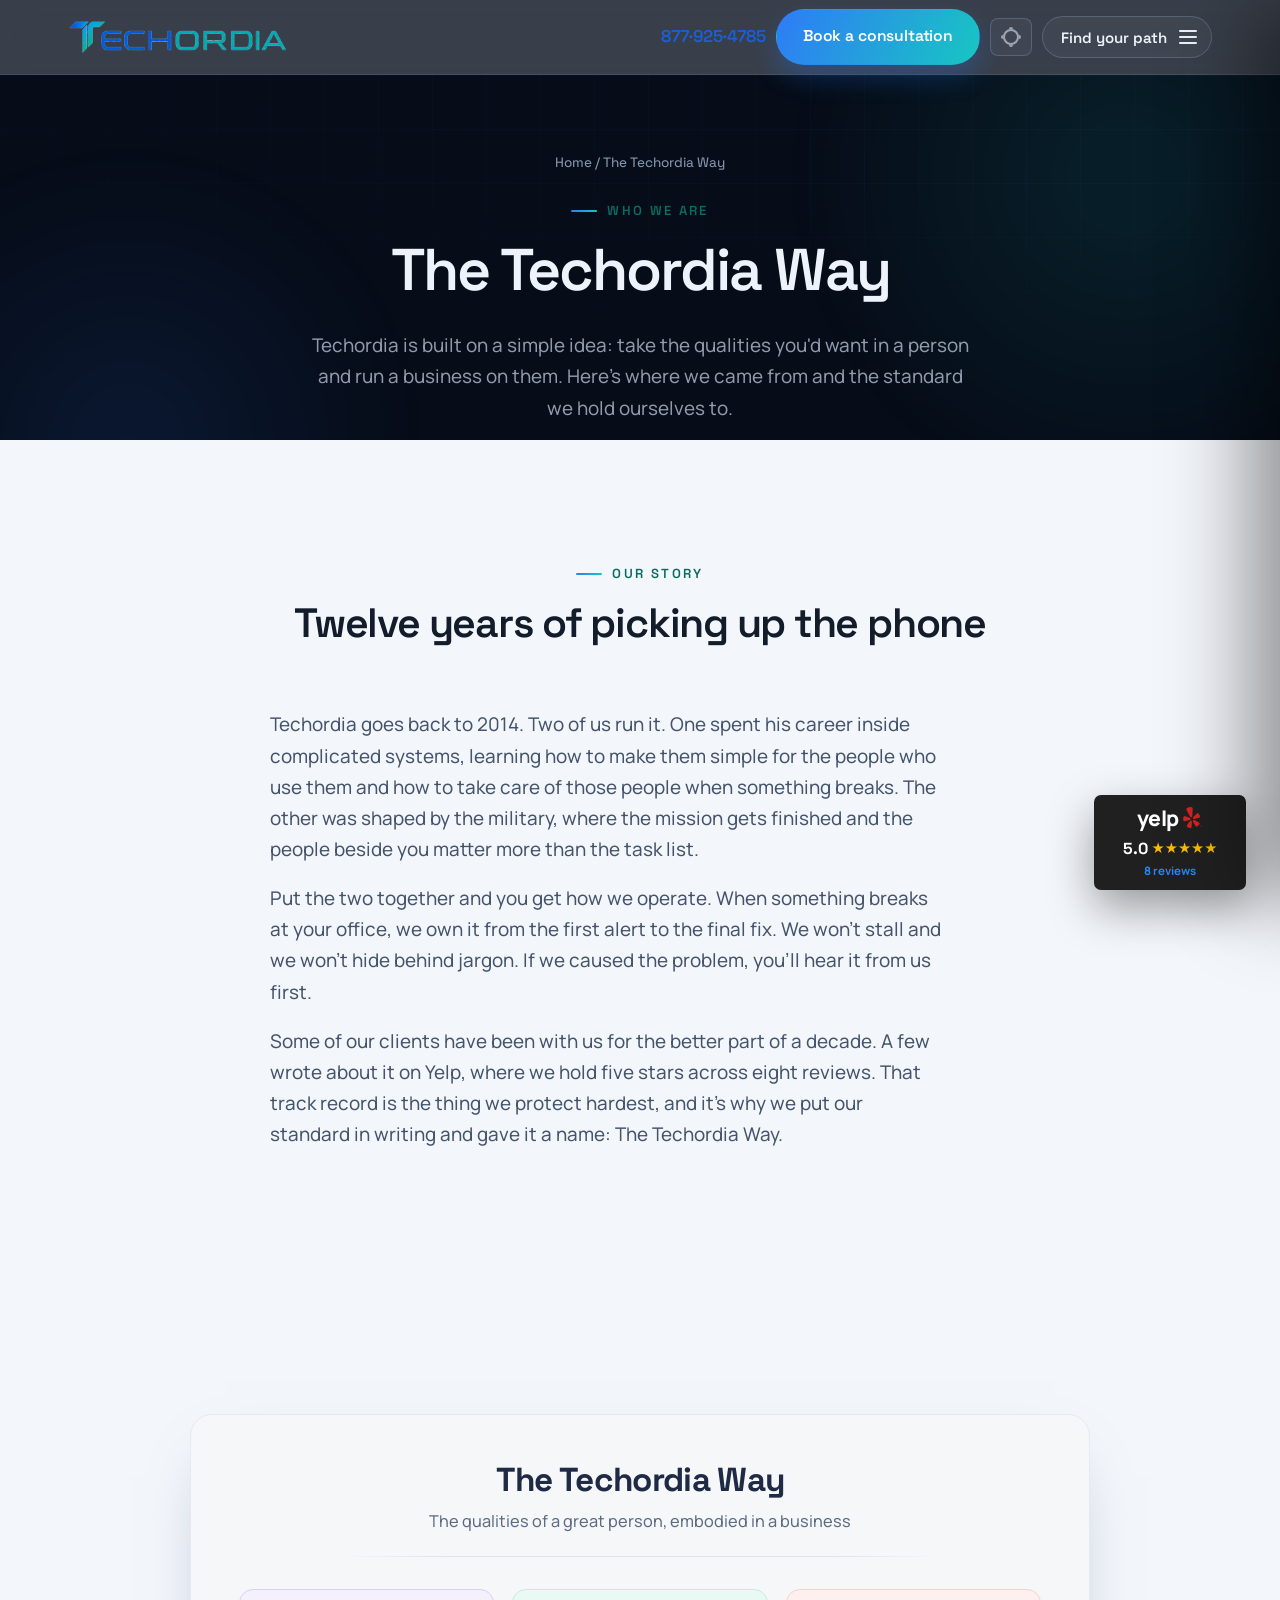
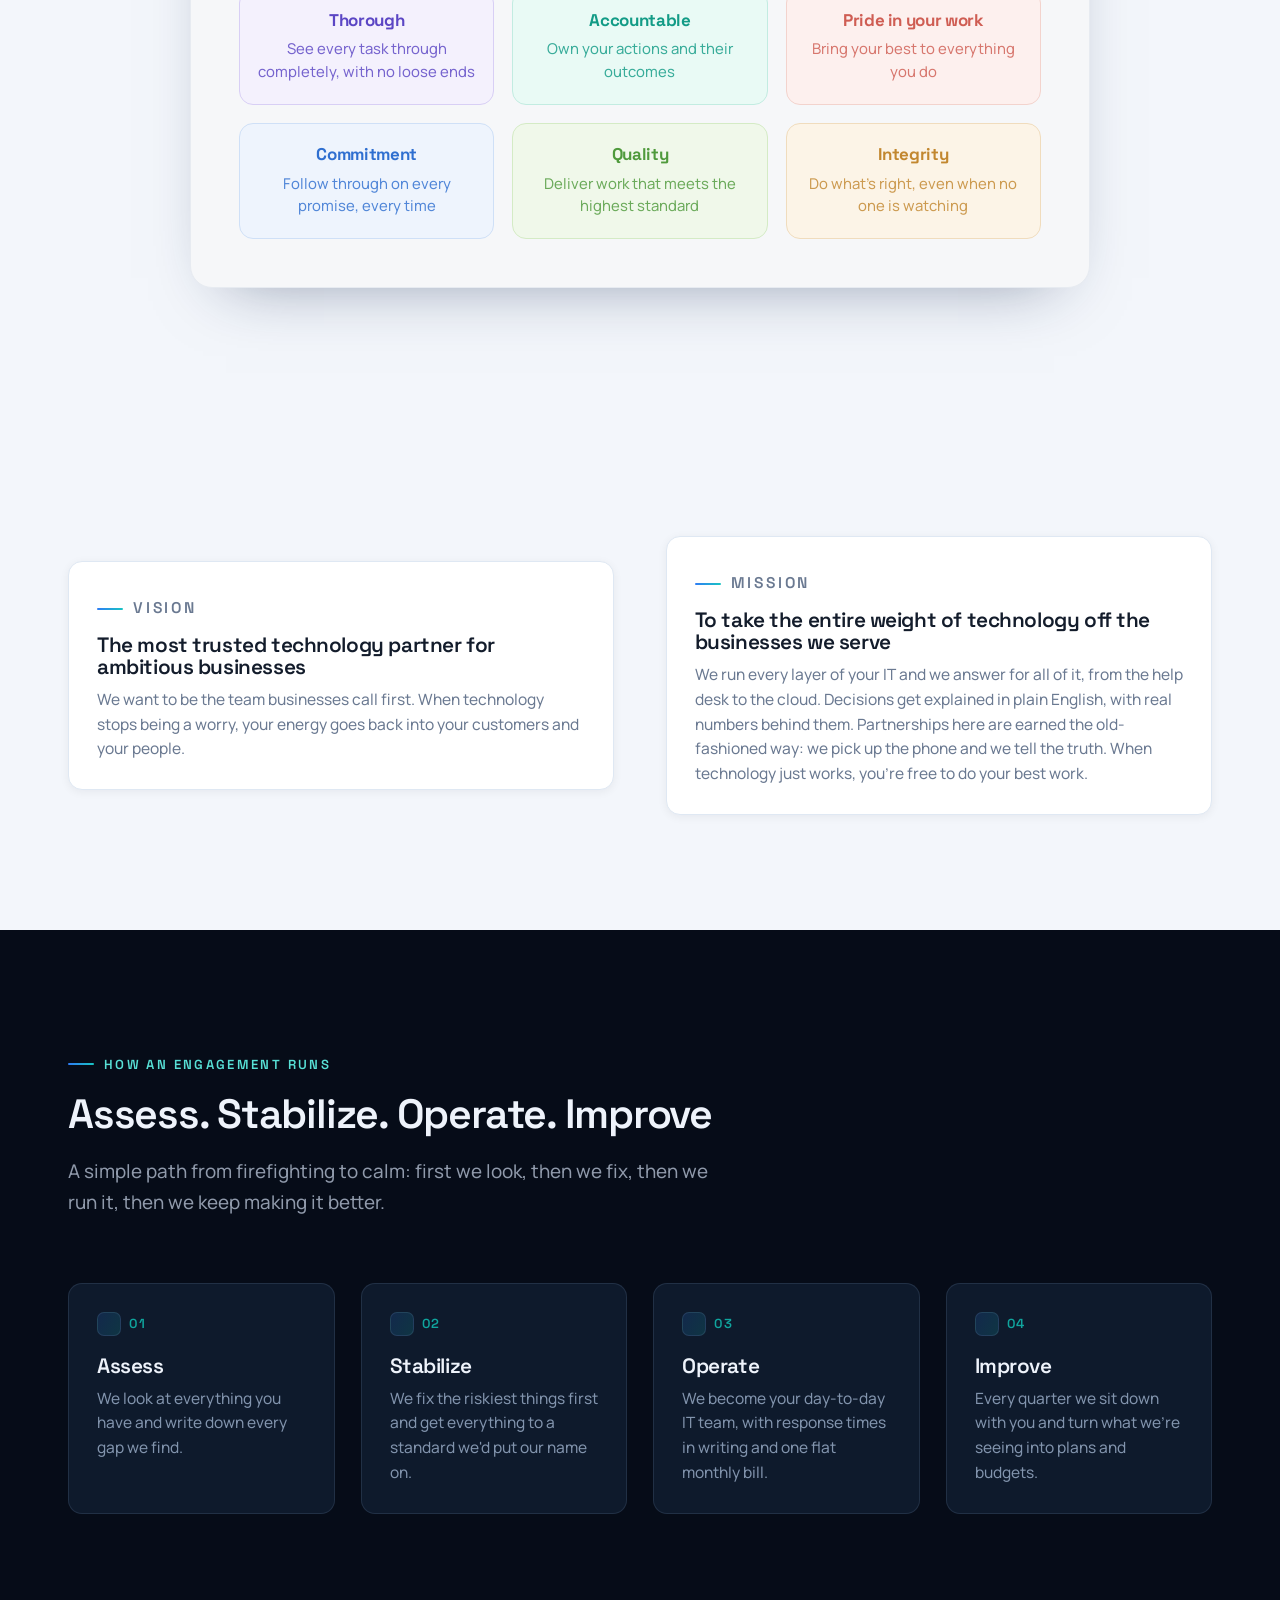
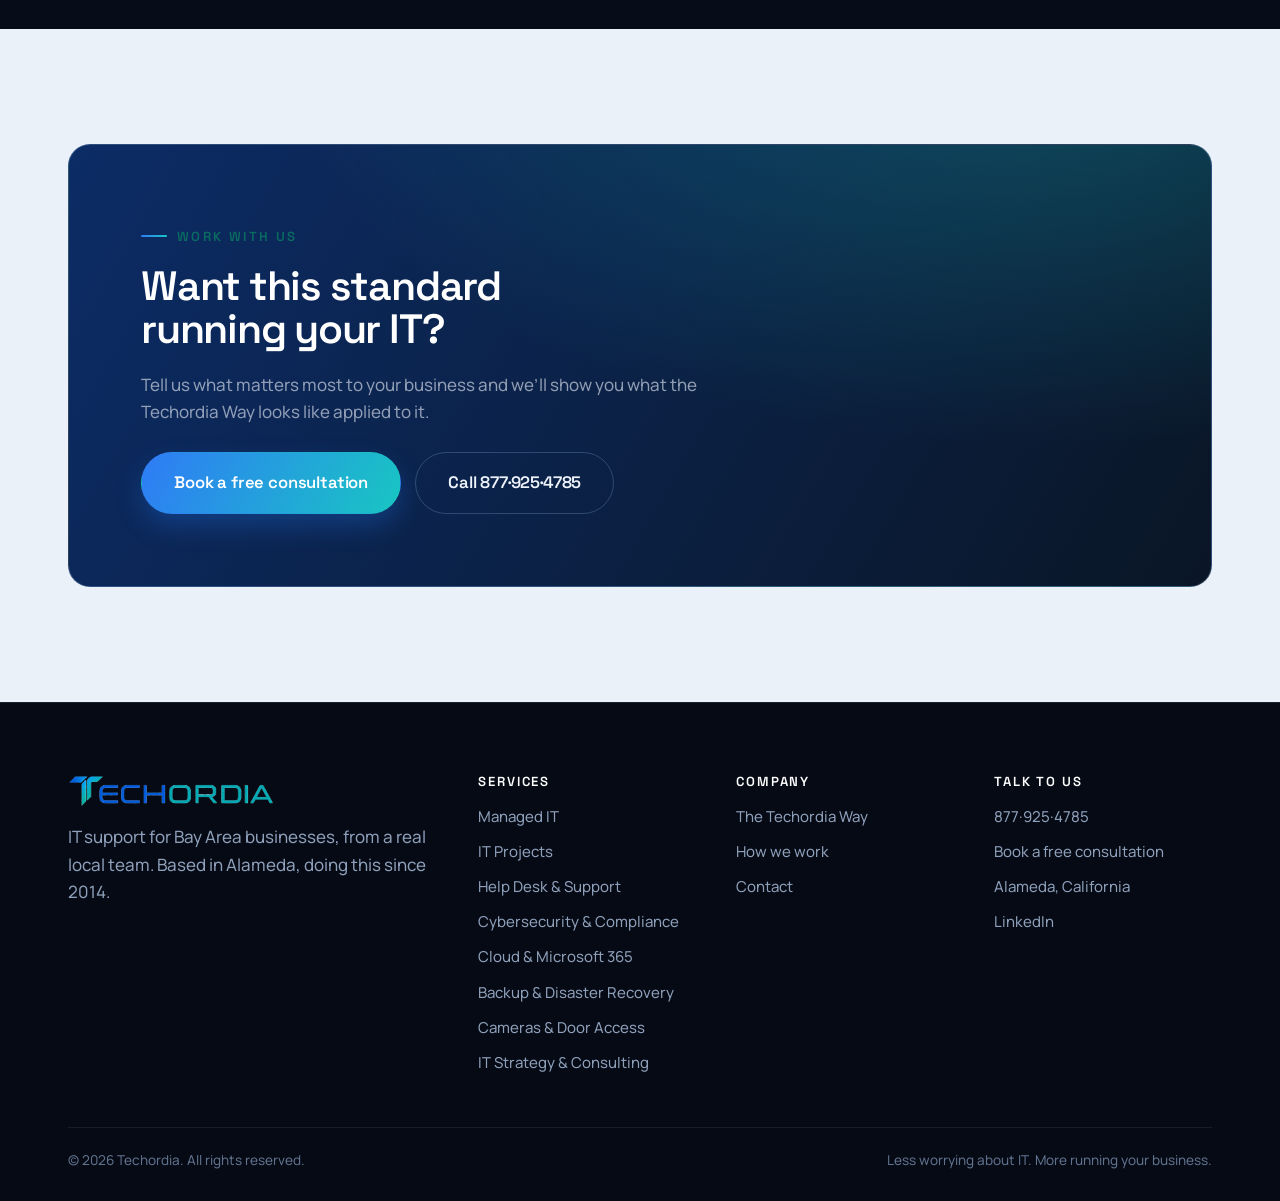
<file: techordia-way.html>
<!DOCTYPE html>
<html lang="en">
<head>
<meta charset="UTF-8" />
<meta name="viewport" content="width=device-width, initial-scale=1.0" />
<title>The Techordia Way | Our Story Since 2014</title>
<meta name="description" content="Techordia has run IT for Bay Area businesses since 2014. Here's the story behind the company and the standard we hold ourselves to on every job." />
<link rel="canonical" href="https://kylesmcclain.github.io/techordia-site2/techordia-way.html" />
<meta property="og:type" content="website" />
<meta property="og:site_name" content="Techordia" />
<meta property="og:title" content="The Techordia Way | Our Story Since 2014" />
<meta property="og:description" content="Techordia has run IT for Bay Area businesses since 2014. Here's the story behind the company and the standard we hold ourselves to on every job." />
<meta property="og:url" content="https://kylesmcclain.github.io/techordia-site2/techordia-way.html" />
<meta property="og:image" content="https://kylesmcclain.github.io/techordia-site2/assets/img/logo.png" />
<meta name="twitter:card" content="summary" />
<meta name="twitter:title" content="The Techordia Way | Our Story Since 2014" />
<meta name="twitter:description" content="Techordia has run IT for Bay Area businesses since 2014. Here's the story behind the company and the standard we hold ourselves to on every job." />
<meta name="twitter:image" content="https://kylesmcclain.github.io/techordia-site2/assets/img/logo.png" />
<link rel="icon" href="assets/img/favicon.svg" type="image/svg+xml" />
<link rel="icon" href="assets/img/favicon.ico" sizes="32x32" />
<link rel="apple-touch-icon" href="assets/img/apple-touch-icon.png" />
<link rel="preconnect" href="https://fonts.googleapis.com" />
<link rel="preconnect" href="https://fonts.gstatic.com" crossorigin />
<link href="https://fonts.googleapis.com/css2?family=Space+Grotesk:wght@500;600;700&family=Manrope:wght@400;500;600;700&display=swap" rel="stylesheet" />
<link rel="stylesheet" href="assets/css/app.css?v=20260612-1" />
<link rel="stylesheet" href="assets/css/effects.css?v=20260612-1" />
</head>
<body>
<header class="masthead">
  <div class="wrap masthead__row">
    <a class="brand" href="index.html" aria-label="Techordia home"><img src="assets/img/logo.png?v=20260611-2" alt="Techordia" /></a>
    <div class="header-cta">
      <a href="tel:8779254785" class="textlink nowrap">877&middot;925&middot;4785</a>
      <a href="contact.html" class="btn btn--primary">Book a consultation</a>
      <button class="site-menu-toggle" type="button" aria-label="Open site guide" aria-haspopup="dialog" aria-controls="site-menu" aria-expanded="false">
        <span>Find your path</span><i aria-hidden="true"></i>
      </button>
    </div>
  </div>
</header>

<div class="site-menu" id="site-menu" aria-hidden="true">
  <div class="site-menu__backdrop" data-menu-close></div>
  <aside class="site-menu__panel" role="dialog" aria-modal="true" aria-labelledby="site-menu-title" tabindex="-1">
    <button class="site-menu__close" type="button" data-menu-close aria-label="Close site guide"><span aria-hidden="true">&times;</span></button>
    <div class="site-menu__intro">
      <p class="eyebrow">Start here</p>
      <h2 id="site-menu-title">What do you need handled?</h2>
      <p>Choose the situation closest to yours. Every path leads to the same local team and a clear next step.</p>
    </div>
    <div class="site-menu__paths" aria-label="Client paths">
      <a class="site-menu__path" href="managed-it.html"><small>Daily IT ownership</small><strong>Run our IT for us</strong><span>Help desk, devices, Microsoft 365, security, backup, and vendors under one accountable team.</span></a>
      <a class="site-menu__path" href="it-projects.html"><small>Planned change</small><strong>Handle a project</strong><span>Moves, migrations, hardware refreshes, security rollouts, and cleanup work with a plan.</span></a>
      <a class="site-menu__path" href="managed-it.html#cybersecurity"><small>Protection</small><strong>Reduce our security risk</strong><span>Practical controls, backups, awareness, and insurer-ready evidence without scare tactics.</span></a>
      <a class="site-menu__path" href="techordia-way.html"><small>How we work</small><strong>See the Techordia standard</strong><span>How we think, communicate, document, and take ownership of the work.</span></a>
      <a class="site-menu__path site-menu__path--accent" href="contact.html"><small>Ready to talk</small><strong>Book a consultation</strong><span>Tell us what is going on and we will explain what we would fix first.</span></a>
    </div>
    <div class="site-menu__directory">
      <div>
        <h3>Services</h3>
        <a href="managed-it.html">Managed IT</a>
        <a href="it-projects.html">IT Projects</a>
        <a href="managed-it.html#help-desk">Help Desk &amp; Support</a>
        <a href="managed-it.html#cloud">Cloud &amp; Microsoft 365</a>
        <a href="managed-it.html#backup">Backup &amp; Disaster Recovery</a>
        <a href="managed-it.html#cameras">Cameras &amp; Door Access</a>
      </div>
      <div>
        <h3>Company</h3>
        <a href="services.html">How we work</a>
        <a href="techordia-way.html">The Techordia Way</a>
        <a href="contact.html">Contact</a>
      </div>
      <div>
        <h3>Talk to us</h3>
        <a href="tel:8779254785">877&middot;925&middot;4785</a>
        <a href="contact.html">Book a free consultation</a>
        <a href="https://www.linkedin.com/company/techordia-llc" target="_blank" rel="noopener">LinkedIn</a>
      </div>
    </div>
  </aside>
</div>

<main>
<!-- centered hero -->
<section class="pagehero">
  <div class="hero__glow" aria-hidden="true"></div>
  <div class="hero__grid-bg" aria-hidden="true"></div>
  <div class="wrap pagehero__inner ph-center">
    <p class="breadcrumb"><a href="index.html">Home</a> / The Techordia Way</p>
    <p class="eyebrow">Who we are</p>
    <h1>The Techordia Way</h1>
    <p class="lede">Techordia is built on a simple idea: take the qualities you'd want in a person and run a business on them. Here's where we came from and the standard we hold ourselves to.</p>
  </div>
</section>

<!-- our story -->
<section class="section">
  <div class="wrap">
    <div class="head reveal" style="text-align:center;max-width:780px;margin-inline:auto">
      <p class="eyebrow" style="justify-content:center">Our story</p>
      <h2>Twelve years of picking up the phone</h2>
    </div>
    <div class="reveal" style="max-width:740px;margin:24px auto 0">
      <p class="lede" style="margin-bottom:18px">Techordia goes back to 2014. Two of us run it. One spent his career inside complicated systems, learning how to make them simple for the people who use them and how to take care of those people when something breaks. The other was shaped by the military, where the mission gets finished and the people beside you matter more than the task list.</p>
      <p class="lede" style="margin-bottom:18px">Put the two together and you get how we operate. When something breaks at your office, we own it from the first alert to the final fix. We won't stall and we won't hide behind jargon. If we caused the problem, you'll hear it from us first.</p>
      <p class="lede">Some of our clients have been with us for the better part of a decade. A few wrote about it on Yelp, where we hold five stars across eight reviews. That track record is the thing we protect hardest, and it's why we put our standard in writing and gave it a name: The Techordia Way.</p>
    </div>
  </div>
</section>

<!-- the qualities graphic -->
<section class="section">
  <div class="wrap">
    <figure class="tw-graphic reveal">
      <h2 class="tw-graphic__title">The Techordia Way</h2>
      <p class="tw-graphic__sub">The qualities of a great person, embodied in a business</p>
      <hr class="tw-graphic__rule" />
      <div class="tw-grid">
        <div class="tw-q tw-q--thorough"><h3>Thorough</h3><p>See every task through completely, with no loose ends</p></div>
        <div class="tw-q tw-q--accountable"><h3>Accountable</h3><p>Own your actions and their outcomes</p></div>
        <div class="tw-q tw-q--pride"><h3>Pride in your work</h3><p>Bring your best to everything you do</p></div>
        <div class="tw-q tw-q--commitment"><h3>Commitment</h3><p>Follow through on every promise, every time</p></div>
        <div class="tw-q tw-q--quality"><h3>Quality</h3><p>Deliver work that meets the highest standard</p></div>
        <div class="tw-q tw-q--integrity"><h3>Integrity</h3><p>Do what&rsquo;s right, even when no one is watching</p></div>
      </div>
    </figure>
  </div>
</section>

<!-- vision / mission -->
<section class="section">
  <div class="wrap">
    <div class="duo">
      <div class="card reveal panel--light"><p class="eyebrow">Vision</p><h3>The most trusted technology partner for ambitious businesses</h3><p>We want to be the team businesses call first. When technology stops being a worry, your energy goes back into your customers and your people.</p></div>
      <div class="card reveal panel--light" data-d="1"><p class="eyebrow">Mission</p><h3>To take the entire weight of technology off the businesses we serve</h3><p>We run every layer of your IT and we answer for all of it, from the help desk to the cloud. Decisions get explained in plain English, with real numbers behind them. Partnerships here are earned the old-fashioned way: we pick up the phone and we tell the truth. When technology just works, you're free to do your best work.</p></div>
    </div>
  </div>
</section>

<!-- approach -->
<section class="section dark">
  <div class="wrap">
    <div class="head reveal">
      <p class="eyebrow">How an engagement runs</p>
      <h2>Assess. Stabilize. Operate. Improve</h2>
      <p class="lede">A simple path from firefighting to calm: first we look, then we fix, then we run it, then we keep making it better.</p>
    </div>
    <div class="grid cols-4 steps-row">
      <div class="card reveal step-card"><span class="sn">01</span><h3>Assess</h3><p>We look at everything you have and write down every gap we find.</p></div>
      <div class="card reveal step-card" data-d="1"><span class="sn">02</span><h3>Stabilize</h3><p>We fix the riskiest things first and get everything to a standard we'd put our name on.</p></div>
      <div class="card reveal step-card" data-d="2"><span class="sn">03</span><h3>Operate</h3><p>We become your day-to-day IT team, with response times in writing and one flat monthly bill.</p></div>
      <div class="card reveal step-card" data-d="3"><span class="sn">04</span><h3>Improve</h3><p>Every quarter we sit down with you and turn what we're seeing into plans and budgets.</p></div>
    </div>
  </div>
</section>

<!-- work with us -->
<section class="section soft">
  <div class="wrap"><div class="band reveal">
    <p class="eyebrow">Work with us</p>
    <h2>Want this standard running your IT?</h2>
    <p>Tell us what matters most to your business and we&rsquo;ll show you what the Techordia Way looks like applied to it.</p>
    <div class="hero-actions"><a href="contact.html" class="btn btn--primary btn--lg">Book a free consultation</a><a href="tel:8779254785" class="btn btn--ghost btn--lg">Call 877&middot;925&middot;4785</a></div>
  </div></div>
</section>
</main>

<footer class="foot">
  <div class="wrap">
    <div class="foot__top">
      <div><img src="assets/img/logo.png?v=20260611-1" alt="Techordia" /><p class="measure">IT support for Bay Area businesses, from a real local team. Based in Alameda, doing this since 2014.</p></div>
      <div><h4>Services</h4><ul>
        <li><a href="managed-it.html">Managed IT</a></li>
        <li><a href="it-projects.html">IT Projects</a></li>
        <li><a href="managed-it.html#help-desk">Help Desk &amp; Support</a></li>
        <li><a href="managed-it.html#cybersecurity">Cybersecurity &amp; Compliance</a></li>
        <li><a href="managed-it.html#cloud">Cloud &amp; Microsoft 365</a></li>
        <li><a href="managed-it.html#backup">Backup &amp; Disaster Recovery</a></li>
        <li><a href="managed-it.html#cameras">Cameras &amp; Door Access</a></li>
        <li><a href="managed-it.html#strategy">IT Strategy &amp; Consulting</a></li>
      </ul></div>
      <div><h4>Company</h4><ul><li><a href="techordia-way.html">The Techordia Way</a></li><li><a href="services.html">How we work</a></li><li><a href="contact.html">Contact</a></li></ul></div>
      <div><h4>Talk to us</h4><ul><li><a href="tel:8779254785">877·925·4785</a></li><li><a href="contact.html">Book a free consultation</a></li><li>Alameda, California</li><li><a href="https://www.linkedin.com/company/techordia-llc" target="_blank" rel="noopener">LinkedIn</a></li></ul></div>
    </div>
    <div class="foot__bottom"><span>© <span id="yr">2026</span> Techordia. All rights reserved.</span><span>Less worrying about IT. More running your business.</span></div>
  </div>
</footer>

<script src="assets/js/effects.js?v=20260612-1" defer></script>
<script src="assets/js/site.js?v=20260612-1" defer></script>
</body>
</html>
</file>
<file: assets/css/app.css>
/* =========================================================================
   Techordia — design system
   Anti-slop rules: display = Space Grotesk, body = Manrope (no Inter);
   asymmetric/editorial layout (not centered-everything); varied radii;
   one restrained blue->teal accent (no purple, no gradient soup).
   ========================================================================= */

:root {
  color-scheme: dark;

  /* dark surfaces (hero + effect sections) */
  --bg: #060c18;
  --bg-2: #0a1322;
  --panel: #0e1a2c;
  --panel-2: #122237;
  --hairline: rgba(130, 160, 200, .16);
  --hairline-strong: rgba(140, 175, 220, .28);

  /* light surfaces */
  --paper: #f3f6fb;
  --paper-2: #eaf1f8;
  --paper-3: #dfe8f3;
  --surface: #ffffff;

  /* text */
  --ink: #eef3fb;          /* on dark */
  --ink-soft: #aebaccd1;
  --ink-mute: #8294ad;
  --slate: #131c2b;        /* on light */
  --slate-soft: #44546b;
  --slate-mute: #6a7991;

  /* brand accents */
  --blue: #2f7bf6;
  --blue-deep: #1b5fd6;
  --teal: #18c6c2;
  --teal-deep: #10a59e;
  --grad: linear-gradient(118deg, var(--blue) 0%, var(--teal) 100%);
  --grad-soft: linear-gradient(118deg, rgba(47,123,246,.16), rgba(24,198,194,.16));

  /* radii — intentionally varied */
  --r-xs: 4px;
  --r-sm: 8px;
  --r-md: 14px;
  --r-lg: 22px;
  --pill: 999px;

  --shadow-sm: 0 2px 10px rgba(7, 14, 28, .06);
  --shadow: 0 18px 50px rgba(10, 20, 40, .12);
  --shadow-dark: 0 30px 80px rgba(0, 0, 0, .45);

  --container: 1240px;
  --gutter: clamp(20px, 4vw, 48px);

  --font-display: "Space Grotesk", "Segoe UI", system-ui, sans-serif;
  --font-body: "Manrope", "Segoe UI", system-ui, -apple-system, sans-serif;
}

[data-theme="light"] {
  color-scheme: light;

  --bg: #eaf5ff;
  --bg-2: #f3f9ff;
  --panel: #ffffff;
  --panel-2: #f6fbff;
  --hairline: rgba(47, 123, 246, .14);
  --hairline-strong: rgba(30, 98, 190, .24);

  --paper: #f4f7fb;
  --paper-2: #e9f3fc;
  --paper-3: #d9e7f5;
  --surface: #ffffff;

  --ink: #111c2d;
  --ink-soft: #42546c;
  --ink-mute: #63758e;
  --slate: #101927;
  --slate-soft: #3c4d64;
  --slate-mute: #66758c;

  --shadow-dark: 0 24px 60px rgba(35, 90, 150, .18);
}

* { box-sizing: border-box; }
html { scroll-behavior: smooth; -webkit-text-size-adjust: 100%; }
body {
  margin: 0;
  font-family: var(--font-body);
  background: var(--paper);
  color: var(--slate-soft);
  font-size: 17px;
  line-height: 1.6;
  font-weight: 450;
  -webkit-font-smoothing: antialiased;
  overflow-x: hidden;
}

h1, h2, h3, h4 {
  font-family: var(--font-display);
  color: var(--slate);
  line-height: 1.05;
  margin: 0 0 .5em;
  font-weight: 600;
  letter-spacing: -.02em;
}
h1 { font-size: clamp(2.6rem, 4.6vw, 4.1rem); letter-spacing: -.035em; }
h2 { font-size: clamp(2rem, 3.2vw, 2.9rem); letter-spacing: -.03em; }
h3 { font-size: 1.3rem; }
p { margin: 0 0 1rem; }
a { color: var(--blue-deep); text-decoration: none; }
img, svg { display: block; max-width: 100%; }
strong { color: inherit; font-weight: 700; }

/* ---- layout ---- */
.wrap { width: 100%; max-width: var(--container); margin-inline: auto; padding-inline: var(--gutter); }
.section { padding: clamp(64px, 9vw, 120px) 0; position: relative; }
.section--tight { padding: clamp(48px, 6vw, 80px) 0; }
.dark { background: var(--bg); color: var(--ink-soft); }
.dark h1, .dark h2, .dark h3, .dark h4 { color: var(--ink); }
.soft { background: var(--paper-2); }

.eyebrow {
  font-family: var(--font-display);
  font-size: .82rem; font-weight: 600; letter-spacing: .18em; text-transform: uppercase;
  color: #0a6b61; margin: 0 0 18px; display: inline-flex; align-items: center; gap: 10px;
}
.eyebrow::before { content: ""; width: 26px; height: 2px; background: var(--grad); border-radius: 2px; }
.dark .eyebrow { color: #58e0d6; }

.lede { font-size: 1.18rem; line-height: 1.65; color: var(--slate-soft); max-width: 56ch; }
.dark .lede { color: var(--ink-soft); }
.measure { max-width: 60ch; }

/* asymmetric section header (left-aligned, not centered) */
.head { max-width: 720px; margin-bottom: clamp(40px, 5vw, 64px); }
.head h2 + p { margin-top: 14px; }

/* ---- buttons ---- */
.btn {
  --b: var(--blue);
  display: inline-flex; align-items: center; gap: 9px; cursor: pointer;
  font-family: var(--font-display); font-weight: 600; font-size: .98rem; letter-spacing: -.01em;
  padding: 14px 26px; border-radius: var(--pill); border: 1.5px solid transparent;
  transition: transform .18s cubic-bezier(.2,.7,.3,1), box-shadow .25s, background .2s, border-color .2s, color .2s;
  white-space: nowrap;
}
.btn svg { width: 18px; height: 18px; }
.btn--primary { background: var(--grad); color: #fff; box-shadow: 0 12px 26px rgba(31, 110, 220, .32); }
.btn--primary:hover { transform: translateY(-2px); box-shadow: 0 18px 36px rgba(31, 110, 220, .42); }
.btn--solid { background: var(--slate); color: #fff; }
.btn--solid:hover { transform: translateY(-2px); background: #0c1420; }
.btn--ghost { border-color: var(--hairline-strong); color: var(--ink); }
.btn--ghost:hover { border-color: #6fe3da; color: #fff; background: rgba(24,198,194,.08); }
.btn--line { border-color: var(--paper-3); color: var(--slate); background: var(--surface); }
.btn--line:hover { border-color: var(--blue); color: var(--blue-deep); transform: translateY(-2px); }
.btn--lg { padding: 17px 32px; font-size: 1.04rem; }

.textlink { font-family: var(--font-display); font-weight: 600; color: var(--blue-deep); display: inline-flex; align-items: center; gap: 7px; }
.textlink svg { width: 16px; height: 16px; transition: transform .2s; }
.textlink:hover svg { transform: translateX(4px); }
.dark .textlink { color: #6fe3da; }

/* ---- header ---- */
.masthead {
  position: sticky; top: 0; z-index: 60;
  background: color-mix(in srgb, var(--bg) 78%, transparent);
  backdrop-filter: blur(14px) saturate(160%);
  border-bottom: 1px solid var(--hairline);
}
.masthead__row { display: flex; align-items: center; justify-content: space-between; height: 74px; gap: 24px; }
.brand { display: inline-flex; align-items: center; }
.brand img { height: 34px; width: auto; max-width: min(220px, 46vw); object-fit: contain; }
.mainnav { display: flex; align-items: center; gap: 6px; }
.mainnav a, .navitem > button {
  font-family: var(--font-display); font-weight: 500; font-size: .97rem; color: var(--ink-soft);
  padding: 9px 14px; border-radius: var(--r-sm); border: 0; background: none; cursor: pointer;
  display: inline-flex; align-items: center; gap: 6px; transition: color .18s, background .18s;
}
.mainnav a:hover, .navitem:hover > button, .mainnav a.is-active { color: #fff; background: rgba(255,255,255,.06); }
.navitem { position: relative; }
.dropdown {
  position: absolute; top: calc(100% + 8px); left: 0; min-width: 264px;
  background: var(--panel); border: 1px solid var(--hairline-strong); border-radius: var(--r-md);
  padding: 8px; box-shadow: var(--shadow-dark);
  opacity: 0; visibility: hidden; transform: translateY(8px); transition: .18s;
}
.navitem.is-open .dropdown, .navitem:hover .dropdown, .navitem:focus-within .dropdown { opacity: 1; visibility: visible; transform: none; }
.dropdown a { display: flex; flex-direction: column; gap: 2px; padding: 11px 13px; border-radius: var(--r-sm); }
.dropdown a strong { color: var(--ink); font-family: var(--font-display); font-weight: 600; font-size: .96rem; }
.dropdown a span { font-family: var(--font-body); font-size: .84rem; color: var(--ink-mute); font-weight: 450; }
.dropdown a:hover { background: rgba(47,123,246,.14); }
/* Services menu: one flat list */
.dropdown--svc { width: 254px; min-width: 0; max-height: calc(100vh - 92px); overflow: auto; }
.dropdown--svc a { display: block; font-family: var(--font-display); font-weight: 500; font-size: .95rem;
  color: var(--ink); padding: 9px 13px; }
/* keep anchored sections clear of the sticky header on jump */
.svc[id], #whats-inside { scroll-margin-top: 92px; }
.header-cta { display: inline-flex; gap: 10px; align-items: center; }
.navtoggle { display: none; }
.theme-toggle {
  display: inline-grid;
  place-items: center;
  width: 42px;
  height: 38px;
  flex: none;
  border: 1px solid var(--hairline-strong);
  border-radius: var(--r-sm);
  color: var(--ink-soft);
  background: rgba(255,255,255,.04);
  cursor: pointer;
  position: relative;
  transition: color .18s, border-color .18s, background .18s;
}
.theme-toggle:hover { color: #fff; border-color: #6fe3da; background: rgba(24,198,194,.08); }
.theme-toggle__sun,
.theme-toggle__moon {
  position: absolute;
  transition: opacity .18s, transform .18s;
}
.theme-toggle__sun {
  width: 16px;
  height: 16px;
  border: 2px solid currentColor;
  border-radius: 50%;
  box-shadow: 0 -8px 0 -6px currentColor, 0 8px 0 -6px currentColor, 8px 0 0 -6px currentColor, -8px 0 0 -6px currentColor;
}
.theme-toggle__moon {
  width: 18px;
  height: 18px;
  border-radius: 50%;
  box-shadow: inset -5px -2px 0 0 currentColor;
  opacity: 0;
  transform: scale(.82);
}
[data-theme="light"] .theme-toggle__sun { opacity: 0; transform: scale(.82); }
[data-theme="light"] .theme-toggle__moon { opacity: 1; transform: scale(1); }

.site-menu-toggle {
  display: inline-flex;
  align-items: center;
  gap: 12px;
  min-height: 42px;
  padding: 10px 14px 10px 18px;
  border: 1px solid var(--hairline-strong);
  border-radius: var(--pill);
  background: rgba(255,255,255,.04);
  color: var(--ink);
  cursor: pointer;
  font-family: var(--font-display);
  font-size: .94rem;
  font-weight: 600;
  letter-spacing: 0;
  transition: background .18s, border-color .18s, color .18s, transform .18s;
}
.site-menu-toggle:hover {
  border-color: #6fe3da;
  background: rgba(24,198,194,.1);
  transform: translateY(-1px);
}
.site-menu-toggle i,
.site-menu-toggle i::before,
.site-menu-toggle i::after {
  content: "";
  display: block;
  width: 18px;
  height: 2px;
  border-radius: 2px;
  background: currentColor;
}
.site-menu-toggle i {
  position: relative;
}
.site-menu-toggle i::before,
.site-menu-toggle i::after {
  position: absolute;
  left: 0;
}
.site-menu-toggle i::before { top: -6px; }
.site-menu-toggle i::after { top: 6px; }
.site-menu-open { overflow: hidden; }
.site-menu {
  position: fixed;
  inset: 0;
  z-index: 120;
  pointer-events: none;
}
.site-menu.is-open {
  pointer-events: auto;
}
.site-menu__backdrop {
  position: absolute;
  inset: 0;
  background: rgba(2, 8, 18, .72);
  opacity: 0;
  transition: opacity .24s ease;
}
.site-menu.is-open .site-menu__backdrop {
  opacity: 1;
}
.site-menu__panel {
  position: absolute;
  top: 0;
  right: 0;
  width: min(680px, calc(100vw - 24px));
  height: 100%;
  overflow: auto;
  padding: clamp(28px, 4vw, 54px);
  background:
    radial-gradient(circle at 100% 0%, rgba(24,198,194,.18), transparent 30rem),
    linear-gradient(180deg, var(--panel), #08111f);
  border-left: 1px solid var(--hairline-strong);
  box-shadow: -30px 0 80px rgba(0,0,0,.42);
  transform: translateX(100%);
  transition: transform .32s cubic-bezier(.2,.7,.3,1);
}
.site-menu.is-open .site-menu__panel {
  transform: none;
}
.site-menu__panel:focus {
  outline: 0;
}
.site-menu__close {
  position: absolute;
  top: 18px;
  right: 18px;
  display: grid;
  place-items: center;
  width: 40px;
  height: 40px;
  border: 1px solid var(--hairline-strong);
  border-radius: 50%;
  background: rgba(255,255,255,.05);
  color: var(--ink);
  cursor: pointer;
  font-size: 1.8rem;
  line-height: 1;
}
.site-menu__intro {
  max-width: 520px;
  padding-right: 34px;
  margin-bottom: clamp(24px, 4vw, 36px);
}
.site-menu__intro h2 {
  color: var(--ink);
  font-size: clamp(2rem, 4vw, 3rem);
  letter-spacing: -.035em;
}
.site-menu__intro p {
  color: var(--ink-soft);
}
.site-menu__paths {
  display: grid;
  gap: 1px;
  border-block: 1px solid var(--hairline);
  margin-bottom: clamp(28px, 4vw, 42px);
}
.site-menu__path {
  display: grid;
  gap: 5px;
  padding: 19px 0;
  color: var(--ink-soft);
  border-bottom: 1px solid var(--hairline);
  transition: color .18s, padding-left .18s;
}
.site-menu__path:last-child {
  border-bottom: 0;
}
.site-menu__path small {
  color: #6fe3da;
  font-family: var(--font-display);
  font-size: .76rem;
  font-weight: 700;
  letter-spacing: .13em;
  text-transform: uppercase;
}
.site-menu__path strong {
  color: var(--ink);
  font-family: var(--font-display);
  font-size: clamp(1.18rem, 2vw, 1.45rem);
  line-height: 1.1;
}
.site-menu__path span {
  max-width: 58ch;
  color: var(--ink-mute);
  font-size: .96rem;
}
.site-menu__path:hover {
  padding-left: 12px;
  color: var(--ink);
}
.site-menu__path--accent {
  border-radius: var(--r-sm);
  padding-inline: 18px;
  margin: 10px 0;
  background: var(--grad-soft);
  border: 1px solid var(--hairline-strong);
}
.site-menu__path--accent:hover {
  padding-left: 26px;
}
.site-menu__directory {
  display: grid;
  grid-template-columns: 1.25fr 1fr 1fr;
  gap: clamp(22px, 4vw, 38px);
}
.site-menu__directory h3 {
  color: var(--ink);
  margin-bottom: 12px;
  font-size: .84rem;
  letter-spacing: .13em;
  text-transform: uppercase;
}
.site-menu__directory a {
  display: block;
  color: var(--ink-mute);
  font-size: .94rem;
  padding: 5px 0;
}
.site-menu__directory a:hover {
  color: #6fe3da;
}

/* ---- hero shell (shared) ---- */
.hero { position: relative; background: var(--bg); color: var(--ink-soft); overflow: hidden; isolation: isolate; }
.hero h1,
.hero h2,
.hero h3,
.pagehero h1,
.pagehero h2,
.pagehero h3 {
  color: var(--ink);
}
.hero .lede,
.pagehero .lede {
  color: var(--ink-soft);
}
.hero__glow { position: absolute; inset: 0; z-index: 0; pointer-events: none; }
.hero__glow::before, .hero__glow::after { content: ""; position: absolute; border-radius: 50%; filter: blur(20px); opacity: .5; }
.hero__glow::before { width: 60vw; height: 60vw; right: -18vw; top: -22vw; background: radial-gradient(circle, rgba(24,198,194,.22), transparent 62%); }
.hero__glow::after { width: 52vw; height: 52vw; left: -16vw; bottom: -26vw; background: radial-gradient(circle, rgba(47,123,246,.22), transparent 62%); }
.hero__grid-bg {
  position: absolute; inset: 0; z-index: 0; pointer-events: none; opacity: .5;
  background-image: linear-gradient(rgba(120,160,210,.06) 1px, transparent 1px),
                    linear-gradient(90deg, rgba(120,160,210,.06) 1px, transparent 1px);
  background-size: 54px 54px;
  -webkit-mask-image: radial-gradient(120% 100% at 70% 0%, #000 30%, transparent 78%);
          mask-image: radial-gradient(120% 100% at 70% 0%, #000 30%, transparent 78%);
}
.hero__inner { position: relative; z-index: 2; }

[data-theme="light"] .masthead {
  background: color-mix(in srgb, var(--surface) 84%, transparent);
  border-bottom-color: rgba(47, 123, 246, .18);
}
[data-theme="light"] .mainnav a,
[data-theme="light"] .navitem > button,
[data-theme="light"] .theme-toggle,
[data-theme="light"] .site-menu-toggle {
  color: var(--slate-soft);
}
[data-theme="light"] .mainnav a:hover,
[data-theme="light"] .navitem:hover > button,
[data-theme="light"] .mainnav a.is-active {
  color: var(--blue-deep);
  background: rgba(47,123,246,.1);
}
[data-theme="light"] .dropdown {
  background: var(--surface);
  border-color: var(--paper-3);
  box-shadow: var(--shadow);
}
[data-theme="light"] .dropdown a strong { color: var(--slate); }
[data-theme="light"] .dropdown a span { color: var(--slate-mute); }
[data-theme="light"] .dropdown a:hover { background: rgba(47,123,246,.08); }
[data-theme="light"] .dropdown--svc a { color: var(--slate); }
[data-theme="light"] .site-menu__backdrop {
  background: rgba(7, 18, 34, .38);
}
[data-theme="light"] .site-menu__panel {
  background:
    radial-gradient(circle at 100% 0%, rgba(47,123,246,.14), transparent 30rem),
    linear-gradient(180deg, var(--surface), var(--paper-2));
  box-shadow: -28px 0 70px rgba(21, 60, 110, .18);
}
[data-theme="light"] .site-menu__intro h2,
[data-theme="light"] .site-menu__path strong,
[data-theme="light"] .site-menu__directory h3,
[data-theme="light"] .site-menu__close {
  color: var(--slate);
}
[data-theme="light"] .site-menu__intro p,
[data-theme="light"] .site-menu__path span,
[data-theme="light"] .site-menu__directory a {
  color: var(--slate-soft);
}
[data-theme="light"] .site-menu-toggle,
[data-theme="light"] .site-menu__close {
  background: rgba(255,255,255,.64);
  border-color: rgba(47,123,246,.22);
}
[data-theme="light"] .btn--ghost {
  color: var(--blue-deep);
  background: rgba(255,255,255,.58);
  border-color: rgba(47,123,246,.22);
}
[data-theme="light"] .btn--ghost:hover {
  color: var(--blue-deep);
  background: #fff;
}
[data-theme="light"] .chip {
  color: var(--slate-soft);
  background: rgba(255,255,255,.58);
  border-color: rgba(47,123,246,.18);
}
[data-theme="light"] .review-badge {
  background: rgba(255,255,255,.92);
  color: var(--slate);
  box-shadow: var(--shadow);
}
[data-theme="light"] .review-badge strong { color: var(--slate); }
[data-theme="light"] .review-badge p { color: var(--slate-soft); }
[data-theme="light"] .hero__grid-bg {
  opacity: .78;
  background-image: linear-gradient(rgba(47,123,246,.08) 1px, transparent 1px),
                    linear-gradient(90deg, rgba(47,123,246,.08) 1px, transparent 1px);
}
[data-theme="light"] .navtoggle span,
[data-theme="light"] .navtoggle span::before,
[data-theme="light"] .navtoggle span::after {
  background: var(--slate);
}
[data-theme="light"] .dark .statline .n { color: var(--slate); }
[data-theme="light"] .dark .statline .l { color: var(--slate-mute); }

.kicker-row { display: flex; flex-wrap: wrap; gap: 10px 22px; align-items: center; }
.chip {
  display: inline-flex; align-items: center; gap: 8px; font-size: .86rem; font-weight: 500;
  color: var(--ink-soft); border: 1px solid var(--hairline-strong); border-radius: var(--pill);
  padding: 7px 14px; background: rgba(255,255,255,.02);
}
.chip svg { width: 15px; height: 15px; color: #58e0d6; }

.hero-actions { display: flex; flex-wrap: wrap; gap: 14px; margin-top: 34px; }

/* ---- Google reviews ---- */
.google-wordmark {
  display: inline-flex;
  align-items: baseline;
  font-family: Arial, "Segoe UI", system-ui, sans-serif;
  font-weight: 700;
  letter-spacing: 0;
  line-height: 1;
}
.g-blue { color: #4285f4; }
.g-red { color: #ea4335; }
.g-yellow { color: #fbbc05; }
.g-green { color: #34a853; }
.google-stars {
  color: #fbbc05;
  font-family: Arial, "Segoe UI Symbol", system-ui, sans-serif;
  font-size: 1.25rem;
  line-height: 1;
  letter-spacing: 1px;
  white-space: nowrap;
}
.google-review-section {
  position: relative;
  overflow: hidden;
  padding: clamp(52px, 6vw, 78px) 0 clamp(54px, 6vw, 78px);
  background:
    radial-gradient(circle at 52% 30%, rgba(24, 198, 194, .22), transparent 31rem),
    linear-gradient(rgba(120,160,210,.055) 1px, transparent 1px),
    linear-gradient(90deg, rgba(120,160,210,.055) 1px, transparent 1px),
    #050907;
  background-size: auto, 54px 54px, 54px 54px, auto;
  color: #fff;
}
.google-review-head {
  margin: 0 0 clamp(28px, 3vw, 42px);
}
.google-review-head h2 {
  max-width: none;
  color: #fff;
  font-size: clamp(2.55rem, 3.45vw, 3.15rem);
  letter-spacing: 0;
}
.google-review-head p {
  margin: -4px 0 0;
  color: #fff;
  font-size: clamp(1rem, 1.25vw, 1.15rem);
  line-height: 1.45;
}
.google-review-stage {
  position: relative;
  overflow: visible;
  border-radius: 28px 28px 0 0;
  background: #070707;
  padding: clamp(30px, 4vw, 42px) clamp(24px, 4vw, 56px) 38px;
  box-shadow: 0 36px 90px rgba(0, 0, 0, .45);
}
.google-summary-bar {
  display: grid;
  min-height: 110px;
  place-items: center;
  border-radius: 7px;
  background: #202020;
  text-align: center;
}
.google-summary-bar > div {
  display: grid;
  justify-items: center;
}
.google-summary__brand {
  display: inline-flex;
  align-items: baseline;
  justify-content: center;
  gap: 6px;
  color: #fff;
  font-family: var(--font-display);
  font-size: 1.25rem;
  font-weight: 700;
  line-height: 1;
  letter-spacing: 0;
}
.google-summary__brand .google-wordmark {
  font-size: 1.45rem;
}
.google-summary__score {
  display: inline-flex;
  align-items: center;
  justify-content: center;
  gap: 8px;
  margin-top: 14px;
  color: #fff;
  font-family: var(--font-display);
  font-size: 1.3rem;
  font-weight: 700;
  letter-spacing: 0;
}
.google-summary__score a {
  color: #a8adb5;
  font-family: var(--font-body);
  font-size: .84rem;
  font-weight: 600;
}
.google-summary__score a:hover {
  color: #1e8bff;
}
.google-review-track {
  display: flex;
  gap: 20px;
  overflow: hidden;
  scroll-behavior: smooth;
  margin-top: 20px;
  padding: 0;
}
.google-review-card {
  flex: 0 0 calc((100% - 60px) / 4);
  height: 268px;
  min-height: 268px;
  display: grid;
  grid-template-rows: auto minmax(62px, 1fr) auto auto;
  justify-items: center;
  align-content: start;
  border-radius: 7px;
  background: #202020;
  color: #fff;
  padding: 24px 22px 20px;
  text-align: center;
}
.google-review-card .google-stars {
  font-size: 1.18rem;
  margin-bottom: 12px;
}
.google-review-card__quote {
  display: -webkit-box;
  max-width: 29ch;
  margin: 0 auto;
  overflow: hidden;
  color: #fff;
  font-size: .99rem;
  font-weight: 700;
  line-height: 1.36;
  -webkit-box-orient: vertical;
  -webkit-line-clamp: 3;
}
.google-review-card__more {
  margin-top: 5px;
  color: #1e8bff;
  font-family: var(--font-body);
  font-size: .98rem;
  font-weight: 600;
}
.google-review-card__more:hover {
  color: #5ab2ff;
}
.google-review-card__author {
  display: grid;
  justify-items: center;
  gap: 4px;
  margin-top: 13px;
}
.google-review-card__author strong {
  display: inline-flex;
  align-items: center;
  gap: 6px;
  color: #fff;
  font-family: var(--font-display);
  font-size: .9rem;
  letter-spacing: 0;
}
.google-review-card__author small {
  color: #a6a6a6;
  font-size: .84rem;
  line-height: 1;
}
.review-avatar {
  position: relative;
  display: grid;
  place-items: center;
  width: 42px;
  height: 42px;
  border-radius: 50%;
  color: #fff;
  font-family: var(--font-display);
  font-size: .94rem;
  font-weight: 700;
  letter-spacing: 0;
}
.review-avatar--green { background: #4b8a35; }
.review-avatar--pink { background: #e93c78; }
.review-avatar--orange { background: #db4c19; }
.review-avatar--purple { background: #8725b8; }
.review-avatar--blue { background: #2378d4; }
.review-avatar__g {
  position: absolute;
  right: -5px;
  bottom: -4px;
  display: grid;
  place-items: center;
  width: 21px;
  height: 21px;
  border-radius: 50%;
  background: #202020;
  color: #4285f4;
  font-family: Arial, sans-serif;
  font-size: 1rem;
  font-weight: 700;
  line-height: 1;
}
.review-check {
  display: inline-grid;
  place-items: center;
  width: 12px;
  height: 12px;
  border-radius: 50%;
  background: #1e8bff;
}
.review-check::before {
  content: "";
  width: 7px;
  height: 5px;
  border: solid #fff;
  border-width: 0 0 2px 2px;
  transform: rotate(-45deg) translateY(-1px);
}
.review-arrow {
  position: absolute;
  top: calc(50% + 44px);
  z-index: 3;
  display: grid;
  place-items: center;
  width: 32px;
  height: 32px;
  border: 0;
  border-radius: 50%;
  background: #9b9b9b;
  color: #151515;
  cursor: pointer;
  font-size: 2rem;
  line-height: 1;
  transition: background .18s, transform .18s;
}
.review-arrow:hover {
  background: #c4c4c4;
  transform: translateY(-1px);
}
.review-arrow--prev { left: clamp(10px, 2vw, 28px); }
.review-arrow--next { right: clamp(10px, 2vw, 28px); }
.google-review-dots {
  display: flex;
  justify-content: center;
  gap: 7px;
  margin-top: 10px;
}
.google-review-dots span {
  width: 5px;
  height: 5px;
  border-radius: 50%;
  background: #d8d8d8;
  opacity: .92;
}
.google-review-dots span:first-child {
  width: 6px;
  height: 6px;
  opacity: 1;
}
.review-badge {
  display: grid;
  justify-items: start;
  gap: 10px;
  width: min(250px, 100%);
  border: 1px solid var(--hairline-strong);
  border-radius: 7px;
  background: #202020;
  color: #fff;
  padding: 18px;
  box-shadow: var(--shadow-dark);
}
.review-badge .google-summary__brand {
  font-size: 1rem;
}
.review-badge .google-summary__brand .google-wordmark {
  font-size: 1.08rem;
}
.review-badge .google-summary__score {
  justify-content: flex-start;
  margin-top: 0;
  font-size: 1.1rem;
}
.review-badge .google-stars {
  font-size: 1rem;
}
.review-badge a {
  color: #1e8bff;
  font-family: var(--font-display);
  font-size: .88rem;
  font-weight: 700;
}
.review-badge--contact {
  width: 100%;
  margin-top: 18px;
  box-shadow: none;
}
.google-float__button,
.google-float__chat,
.google-review-close {
  font: inherit;
}
.google-float__button {
  position: fixed;
  right: 34px;
  bottom: 10px;
  z-index: 86;
  display: grid;
  justify-items: center;
  width: 152px;
  min-height: 92px;
  border: 0;
  border-radius: 7px;
  background: #202020;
  color: #fff;
  padding: 12px 14px 13px;
  cursor: pointer;
  box-shadow: 0 18px 46px rgba(0, 0, 0, .38);
  transition: opacity .18s ease, transform .18s ease;
}
.google-float__button .google-wordmark {
  font-size: 1.32rem;
  margin-bottom: 8px;
}
.google-float__rating {
  display: inline-flex;
  align-items: center;
  gap: 4px;
  color: #fff;
  font-family: var(--font-display);
  font-size: 1rem;
  font-weight: 700;
  letter-spacing: 0;
}
.google-float__rating .google-stars {
  font-size: .92rem;
  letter-spacing: 0;
}
.google-float__count {
  margin-top: 4px;
  color: #1e8bff;
  font-size: .72rem;
  font-weight: 700;
  line-height: 1;
}
.google-float__chat {
  position: fixed;
  right: 28px;
  bottom: 28px;
  z-index: 86;
  display: grid;
  place-items: center;
  width: 60px;
  height: 60px;
  border: 0;
  border-radius: 50%;
  background: var(--grad);
  color: #fff;
  cursor: pointer;
  box-shadow: 0 18px 40px rgba(0, 0, 0, .34);
  transition: opacity .18s ease, transform .18s ease;
}
.google-float__chat svg {
  width: 30px;
  height: 30px;
}
.google-review-backdrop {
  position: fixed;
  inset: 0;
  z-index: 90;
  background: rgba(0, 0, 0, .72);
  opacity: 0;
  pointer-events: none;
  transition: opacity .2s ease;
}
.google-review-drawer {
  position: fixed;
  top: 40px;
  right: 14px;
  bottom: 24px;
  z-index: 92;
  width: min(408px, calc(100vw - 28px));
  overflow: auto;
  padding: 0 0 18px;
  transform: translateX(calc(100% + 24px));
  transition: transform .24s cubic-bezier(.2, .7, .3, 1);
}
.google-review-drawer:focus {
  outline: 0;
}
.google-review-drawer__summary,
.google-review-drawer__card {
  border-radius: 7px;
  background: #202020;
  color: #fff;
  box-shadow: 0 18px 46px rgba(0, 0, 0, .28);
}
.google-review-drawer__summary {
  display: grid;
  min-height: 114px;
  place-items: center;
  margin-bottom: 20px;
  text-align: center;
}
.google-review-drawer__count {
  display: inline-flex;
  align-items: baseline;
  justify-content: center;
  gap: 5px;
  margin-top: 8px;
  color: #fff;
  font-size: .98rem;
  font-weight: 700;
}
.google-review-drawer__count .google-wordmark {
  font-size: 1.32rem;
}
.google-review-drawer__card {
  padding: 26px 26px 22px;
  margin-bottom: 20px;
}
.google-review-drawer__card .google-review-card__quote {
  max-width: none;
  margin: 14px 0 0;
  text-align: left;
  -webkit-line-clamp: 5;
}
.google-review-drawer__card .google-review-card__more {
  display: inline-flex;
  margin-top: 4px;
}
.google-review-drawer__person {
  display: grid;
  grid-template-columns: 42px 1fr;
  gap: 12px;
  align-items: center;
}
.google-review-drawer__person strong {
  display: inline-flex;
  align-items: center;
  gap: 6px;
  color: #fff;
  font-family: var(--font-display);
  font-size: .96rem;
  letter-spacing: 0;
}
.google-review-drawer__person small {
  display: block;
  color: #a6a6a6;
  font-size: .8rem;
  line-height: 1.2;
}
.google-review-drawer__card .google-stars {
  display: block;
  margin-top: 18px;
  font-size: 1.08rem;
}
.google-review-close {
  position: fixed;
  top: 4px;
  right: 5px;
  z-index: 94;
  display: grid;
  place-items: center;
  width: 34px;
  height: 34px;
  border: 0;
  border-radius: 50%;
  background: #666;
  color: #151515;
  cursor: pointer;
  font-size: 1.8rem;
  line-height: 1;
  opacity: 0;
  pointer-events: none;
}
.reviews-open .google-review-backdrop {
  opacity: 1;
  pointer-events: auto;
}
body.reviews-open {
  overflow: hidden;
}
.reviews-open .google-review-drawer {
  transform: translateX(0);
}
.reviews-open .google-review-close {
  opacity: 1;
  pointer-events: auto;
}
.review-section-active .google-float__button,
.review-section-active .google-float__chat {
  opacity: 0;
  pointer-events: none;
  transform: translateY(10px);
}

/* ---- generic cards / grids ---- */
.grid { display: grid; gap: clamp(18px, 2.2vw, 26px); }
.cols-2 { grid-template-columns: repeat(2, 1fr); }
.cols-3 { grid-template-columns: repeat(3, 1fr); }
.cols-4 { grid-template-columns: repeat(4, 1fr); }

.card {
  background: var(--surface); border: 1px solid var(--paper-3); border-radius: var(--r-md);
  padding: 28px; box-shadow: var(--shadow-sm); transition: transform .2s, box-shadow .25s, border-color .2s;
}
.card:hover { transform: translateY(-4px); box-shadow: var(--shadow); border-color: #cfe0f5; }
.card__tag { font-family: var(--font-display); font-weight: 600; font-size: .8rem; letter-spacing: .14em; color: var(--teal-deep); }
.card h3 { margin: 14px 0 8px; }
.card p { color: var(--slate-mute); margin: 0; font-size: .97rem; }
.dark .card { background: var(--panel); border-color: var(--hairline); box-shadow: none; }
.dark .card:hover { border-color: var(--hairline-strong); }
.dark .card p { color: var(--ink-mute); }

.ic {
  width: 50px; height: 50px; border-radius: var(--r-sm); display: grid; place-items: center;
  background: var(--grad-soft); border: 1px solid var(--hairline); color: var(--blue);
}
.dark .ic { color: #6fb6ff; }
.ic svg { width: 24px; height: 24px; }

/* checklist */
.ticks { list-style: none; padding: 0; margin: 18px 0 0; display: grid; gap: 12px; }
.ticks li { position: relative; padding-left: 32px; color: inherit; }
.ticks li::before {
  content: ""; position: absolute; left: 0; top: 2px; width: 20px; height: 20px; border-radius: 6px;
  background: var(--grad);
  -webkit-mask: url("data:image/svg+xml,%3Csvg xmlns='http://www.w3.org/2000/svg' viewBox='0 0 24 24'%3E%3Cpath fill='black' d='M9 16.2 4.8 12l-1.4 1.4L9 19 21 7l-1.4-1.4z'/%3E%3C/svg%3E") center/13px no-repeat;
          mask: url("data:image/svg+xml,%3Csvg xmlns='http://www.w3.org/2000/svg' viewBox='0 0 24 24'%3E%3Cpath fill='black' d='M9 16.2 4.8 12l-1.4 1.4L9 19 21 7l-1.4-1.4z'/%3E%3C/svg%3E") center/13px no-repeat;
}

/* stat row */
.statline { display: flex; flex-wrap: wrap; gap: clamp(24px, 5vw, 64px); }
.statline .n { font-family: var(--font-display); font-weight: 600; font-size: clamp(2rem, 3vw, 2.7rem); color: var(--slate); letter-spacing: -.03em; line-height: 1; }
.dark .statline .n { color: #fff; }
.statline .l { font-size: .92rem; color: var(--slate-mute); margin-top: 6px; }
.dark .statline .l { color: var(--ink-mute); }
.grad-ink { background: var(--grad); -webkit-background-clip: text; background-clip: text; color: transparent; }
.hero__stats .grad-ink {
  background: none;
  color: #8fefff;
  -webkit-text-fill-color: #8fefff;
  text-shadow: 0 0 24px rgba(44, 198, 220, .2);
}
/* keep the stat numbers readable on the light theme too (cyan-on-light fails) */
[data-theme="light"] .hero__stats .grad-ink {
  color: var(--blue-deep);
  -webkit-text-fill-color: var(--blue-deep);
  text-shadow: none;
}
/* the labels under each stat sit on the dark hero — lift them off the background */
.hero__stats .statline .l { color: var(--ink-soft); }
[data-theme="light"] .hero__stats .statline .l { color: var(--slate-soft); }
.hero__stats .statline .l { color: #9eabc0; }

/* CTA band */
.band {
  position: relative; overflow: hidden; border-radius: var(--r-lg); padding: clamp(40px, 6vw, 72px);
  background: radial-gradient(120% 160% at 85% -20%, rgba(24,198,194,.28), transparent 55%), linear-gradient(120deg, #0c2c66, #0a1626);
  border: 1px solid var(--hairline-strong); color: var(--ink-soft);
}
.band h2 { color: #fff; max-width: 18ch; }
.band p { max-width: 52ch; }
.band .hero-actions { margin-top: 26px; }

/* footer */
.foot { background: #050a14; color: #8fa0bb; padding: 72px 0 30px; border-top: 1px solid var(--hairline); }
.foot a { color: #8fa0bb; }
.foot a:hover { color: #fff; }
.foot__top { display: grid; grid-template-columns: 1.7fr 1fr 1fr 1fr; gap: 40px; }
.foot img { height: 32px; width: auto; max-width: 220px; opacity: 1; margin-bottom: 16px; }
.foot h4 { color: #fff; font-size: .82rem; letter-spacing: .14em; text-transform: uppercase; margin-bottom: 16px; font-weight: 600; }
.foot ul { list-style: none; margin: 0; padding: 0; display: grid; gap: 11px; }
.foot li { font-size: .94rem; }
.foot__bottom { margin-top: 52px; padding-top: 22px; border-top: 1px solid rgba(255,255,255,.08);
  display: flex; justify-content: space-between; gap: 16px; flex-wrap: wrap; font-size: .85rem; color: #61728e; }

/* interior page hero (compact, left-aligned) */
.pagehero { position: relative; background: var(--bg); color: var(--ink-soft); overflow: hidden; isolation: isolate; }
.pagehero__inner { position: relative; z-index: 2; }
.breadcrumb { font-size: .85rem; color: var(--ink-mute); margin-bottom: 18px; font-family: var(--font-display); }
.breadcrumb a { color: var(--ink-mute); }
.breadcrumb a:hover { color: #fff; }

/* faq */
.qa details { border-bottom: 1px solid var(--paper-3); padding: 6px 0; }
.qa summary { cursor: pointer; list-style: none; padding: 18px 0; font-family: var(--font-display); font-weight: 600; font-size: 1.08rem; color: var(--slate); display: flex; justify-content: space-between; gap: 20px; align-items: center; }
.qa summary::-webkit-details-marker { display: none; }
.qa summary::after { content: ""; width: 22px; height: 22px; flex: none; background: var(--grad); border-radius: 6px;
  -webkit-mask: url("data:image/svg+xml,%3Csvg xmlns='http://www.w3.org/2000/svg' viewBox='0 0 24 24'%3E%3Cpath fill='black' d='M11 5h2v14h-2zM5 11h14v2H5z'/%3E%3C/svg%3E") center/14px no-repeat;
          mask: url("data:image/svg+xml,%3Csvg xmlns='http://www.w3.org/2000/svg' viewBox='0 0 24 24'%3E%3Cpath fill='black' d='M11 5h2v14h-2zM5 11h14v2H5z'/%3E%3C/svg%3E") center/14px no-repeat; transition: transform .2s; }
.qa details[open] summary::after { transform: rotate(135deg); }
.qa details p { color: var(--slate-mute); padding: 0 0 18px; margin: 0; max-width: 70ch; }

/* forms */
.form { display: grid; gap: 16px; }
.row2 { display: grid; grid-template-columns: 1fr 1fr; gap: 16px; }
.field label { display: block; font-family: var(--font-display); font-weight: 500; font-size: .9rem; color: var(--slate); margin-bottom: 7px; }
.field input, .field select, .field textarea {
  width: 100%; padding: 13px 15px; border: 1.5px solid var(--paper-3); border-radius: var(--r-sm);
  font: inherit; font-size: .98rem; color: var(--slate); background: var(--surface); transition: border-color .15s, box-shadow .15s;
}
.field input:focus, .field select:focus, .field textarea:focus { outline: 0; border-color: var(--blue); box-shadow: 0 0 0 3px rgba(47,123,246,.14); }
.form-note { font-size: .86rem; color: var(--slate-mute); }

/* reveal-on-scroll */
.reveal { opacity: 0; transform: translateY(22px); transition: opacity .7s cubic-bezier(.2,.7,.3,1), transform .7s cubic-bezier(.2,.7,.3,1); }
.reveal.in { opacity: 1; transform: none; }
.reveal[data-d="1"] { transition-delay: .08s; }
.reveal[data-d="2"] { transition-delay: .16s; }
.reveal[data-d="3"] { transition-delay: .24s; }
.reveal[data-d="4"] { transition-delay: .32s; }

/* utilities */
.center { text-align: center; }
.mt-0 { margin-top: 0; } .mb-0 { margin-bottom: 0; }
.nowrap { white-space: nowrap; }
.hide { display: none !important; }

@media (prefers-reduced-motion: reduce) {
  * { scroll-behavior: auto !important; }
  .reveal { opacity: 1 !important; transform: none !important; transition: none !important; }
}

/* =========================================================================
   Page compositions — each hero is composed differently (anti-repetition)
   ========================================================================= */

/* Home hero: copy + bleeding network */
.home-hero { display: grid; grid-template-columns: 1.02fr .98fr; gap: clamp(24px, 4vw, 56px);
  align-items: center; max-width: calc(var(--container) + (var(--gutter) * 2));
  padding-block: clamp(44px, 6vw, 86px) clamp(30px, 4vw, 52px); min-height: min(84vh, 740px); }
.home-hero__copy h1 { margin-bottom: 18px; }
.home-hero__fx { position: relative; }
.home-hero__fx .fx { max-width: 560px; margin-inline: auto; }
.hero__stats { position: relative; z-index: 2; max-width: calc(var(--container) + (var(--gutter) * 2)); border-top: 1px solid var(--hairline); padding-block: 26px 38px; }

.pathfinder {
  position: relative;
  z-index: 2;
  margin-top: -1px;
  padding: clamp(26px, 4vw, 46px) 0;
  background: linear-gradient(180deg, #07111e, #0b1728);
  border-top: 1px solid var(--hairline);
  border-bottom: 1px solid var(--hairline);
  color: var(--ink-soft);
}
.pathfinder__inner {
  display: grid;
  grid-template-columns: .84fr 1.16fr;
  gap: clamp(24px, 4vw, 54px);
  align-items: center;
}
.pathfinder__copy h2 {
  max-width: 12ch;
  color: var(--ink);
  font-size: clamp(1.9rem, 3vw, 2.55rem);
}
.pathfinder__copy p:last-child {
  max-width: 42ch;
  color: var(--ink-soft);
}
.pathfinder__list {
  display: grid;
  grid-template-columns: repeat(2, minmax(0, 1fr));
  gap: 0 28px;
  border-block: 1px solid var(--hairline);
}
.pathfinder__list a {
  display: grid;
  grid-template-columns: 1fr auto;
  gap: 5px 16px;
  align-items: center;
  min-height: 106px;
  padding: 18px 0;
  border-bottom: 1px solid var(--hairline);
  color: var(--ink-soft);
  transition: color .18s, transform .18s;
}
.pathfinder__list a:nth-last-child(-n+2) {
  border-bottom: 0;
}
.pathfinder__list a:hover {
  color: var(--ink);
  transform: translateX(6px);
}
.pathfinder__list small {
  grid-column: 1 / -1;
  color: #6fe3da;
  font-family: var(--font-display);
  font-size: .73rem;
  font-weight: 700;
  letter-spacing: .13em;
  text-transform: uppercase;
}
.pathfinder__list strong {
  color: var(--ink);
  font-family: var(--font-display);
  font-size: 1.08rem;
  line-height: 1.2;
}
.pathfinder__list span {
  color: var(--ink-mute);
  font-family: var(--font-display);
  font-size: .88rem;
  font-weight: 700;
  white-space: nowrap;
}
.pathfinder__list span::after {
  content: " ->";
  color: #6fe3da;
}
[data-theme="light"] .pathfinder {
  background: linear-gradient(180deg, var(--surface), var(--paper-2));
  border-color: rgba(47,123,246,.16);
}
[data-theme="light"] .pathfinder__copy h2,
[data-theme="light"] .pathfinder__list strong {
  color: var(--slate);
}
[data-theme="light"] .pathfinder,
[data-theme="light"] .pathfinder__copy p:last-child,
[data-theme="light"] .pathfinder__list a {
  color: var(--slate-soft);
}
[data-theme="light"] .pathfinder__list span {
  color: var(--slate-mute);
}

/* Why block: lead column + 2x2 cards */
.home-split { display: grid; grid-template-columns: .82fr 1.18fr; gap: clamp(28px, 4vw, 60px); align-items: start; }
.home-split .head .lede { max-width: 40ch; }

/* model cards (dark) */
.model-card { display: flex; flex-direction: column; }
.model-card h3 { color: var(--ink); }
.model-card .textlink { margin-top: 18px; }
.model-card .card__tag { letter-spacing: .16em; }

/* Interior hero variants */
.ph-2col { display: grid; grid-template-columns: 1.04fr .96fr; gap: clamp(28px, 4vw, 56px);
  align-items: center; max-width: calc(var(--container) + (var(--gutter) * 2)); padding-block: clamp(52px, 6vw, 92px); }
.ph-2col .fx { max-width: 520px; margin-inline: auto; }
.ph-narrow { max-width: calc(780px + (var(--gutter) * 2)); padding-block: clamp(52px, 6vw, 88px) clamp(30px, 4vw, 48px); }
.ph-center { max-width: calc(720px + (var(--gutter) * 2)); margin-inline: auto; text-align: center; padding-block: clamp(52px, 6vw, 88px) 0; }
.ph-center .eyebrow { justify-content: center; }
.ph-center .lede { margin-inline: auto; }

/* full-bleed effect stage (lanes / timeline) */
.fx-band { background: var(--bg-2); border-block: 1px solid var(--hairline); position: relative; overflow: hidden;
  padding: clamp(30px, 4vw, 56px) 0 clamp(40px, 5vw, 72px); }
.fx-band .hero__glow { z-index: 0; }
.fx-stage { max-width: 1000px; margin-inline: auto; position: relative; z-index: 2; }
.fx-stage--narrow { max-width: 720px; }

/* legend chips for effect stages */
.legend { display: flex; flex-wrap: wrap; gap: 10px 20px; justify-content: center; margin-top: 22px; }
.legend span { display: inline-flex; align-items: center; gap: 8px; font-size: .86rem; color: var(--ink-mute); }
.legend i { width: 10px; height: 10px; border-radius: 3px; display: inline-block; }
.legend .l-blue { background: var(--blue); } .legend .l-teal { background: var(--teal); }
.legend .l-line { background: var(--hairline-strong); }

/* services selector split */
.sel { display: grid; grid-template-columns: 1.06fr .94fr; gap: clamp(28px, 4vw, 56px); align-items: center;
  max-width: calc(var(--container) + (var(--gutter) * 2)); padding-block: clamp(48px, 6vw, 84px); }
.sel__cards { display: grid; gap: 14px; }
.sel-card { display: grid; grid-template-columns: 46px 1fr auto; gap: 16px; align-items: center; cursor: pointer;
  background: var(--panel); border: 1px solid var(--hairline); border-radius: var(--r-md); padding: 18px 20px;
  transition: border-color .2s, transform .2s, background .2s; }
.sel-card:hover, .sel-card.is-active { border-color: #58e0d6; transform: translateX(4px); background: var(--panel-2); }
.sel-card .ic { width: 46px; height: 46px; }
.sel-card h3 { color: var(--ink); margin: 0 0 2px; font-size: 1.08rem; }
.sel-card p { margin: 0; color: var(--ink-mute); font-size: .9rem; }
.sel-card .go { color: #6fe3da; opacity: 0; transform: translateX(-6px); transition: .2s; }
.sel-card:hover .go, .sel-card.is-active .go { opacity: 1; transform: none; }

/* split content rows (used on interior pages) */
.duo { display: grid; grid-template-columns: 1fr 1fr; gap: clamp(28px, 4vw, 60px); align-items: center; }
.duo--copyfirst { grid-template-columns: 1fr 1fr; }
.panel { background: var(--panel); border: 1px solid var(--hairline); border-radius: var(--r-md); padding: clamp(22px, 3vw, 34px); }
.panel--light { background: var(--surface); border-color: var(--paper-3); }

/* managed-it: the plan, service by service */
.svc { padding-block: clamp(36px, 5vw, 60px); }
.svc:first-of-type { padding-top: 0; }
.svc + .svc { border-top: 1px solid var(--paper-3); }
.svc h3 { font-size: clamp(1.5rem, 2.2vw, 1.85rem); letter-spacing: -.025em; margin: 18px 0 12px; }
.svc p { color: var(--slate-soft); max-width: 54ch; }
.svc__listhead { font-family: var(--font-display); font-weight: 600; font-size: .78rem; letter-spacing: .15em;
  text-transform: uppercase; color: var(--teal-deep); margin: 0 0 4px; }
.svc .ticks li { color: var(--slate-soft); font-size: .98rem; }

/* clickable capability cards (home) */
a.card { display: flex; flex-direction: column; }
a.card p { flex: 1; }
a.card .textlink { margin-top: 16px; font-size: .95rem; }

/* outcomes / numbered steps row */
.steps-row { counter-reset: s; }
.step-card { position: relative; }
.step-card .sn { font-family: var(--font-display); font-weight: 600; font-size: .82rem; letter-spacing: .12em;
  color: var(--teal-deep); display: inline-flex; align-items: center; gap: 8px; }
.step-card .sn::before { content: ""; width: 22px; height: 22px; border-radius: 7px; background: var(--grad-soft);
  border: 1px solid var(--hairline); display: inline-grid; }

/* contact layout */
.contact { display: grid; grid-template-columns: 1.02fr .98fr; gap: clamp(28px, 4vw, 56px); align-items: start; }
.contact__aside { display: grid; gap: 14px; }
.info-row { display: flex; gap: 14px; align-items: flex-start; }
.info-row .ic { flex: none; }
.info-row strong { display: block; color: var(--slate); font-family: var(--font-display); }
.contact-narrow { max-width: 660px; margin-inline: auto; display: grid; gap: 22px; }
.contact-meta { display: grid; gap: 16px; }
.hp { position: absolute !important; left: -9999px !important; width: 1px; height: 1px; overflow: hidden; }

/* =========================================================================
   Responsive (desktop-first; QA targets 1440/1600/1920, then graceful down)
   ========================================================================= */
@media (max-width: 1180px) {
  .header-cta .textlink { display: none; }
}
@media (max-width: 980px) {
  .home-hero, .home-split, .pathfinder__inner, .ph-2col, .sel, .duo, .contact, .cols-4, .cols-3, .cols-2 { grid-template-columns: 1fr; }
  .home-hero { min-height: 0; }
  .home-hero__fx { margin-top: clamp(22px, 5vw, 42px); }
  .home-hero__fx .fx, .ph-2col .fx { max-width: 460px; }
  /* collapsible nav */
  .navtoggle { display: inline-flex; align-items: center; justify-content: center; width: 42px; height: 38px;
    background: rgba(255,255,255,.06); border: 1px solid var(--hairline-strong); border-radius: var(--r-sm); cursor: pointer; }
  .navtoggle span, .navtoggle span::before, .navtoggle span::after { content: ""; display: block; width: 18px; height: 2px;
    background: #fff; position: relative; }
  .navtoggle span::before { position: absolute; top: -6px; } .navtoggle span::after { position: absolute; top: 6px; }
  .mainnav { position: absolute; top: 74px; left: 0; right: 0; flex-direction: column; align-items: stretch; gap: 4px;
    background: var(--panel); border-bottom: 1px solid var(--hairline-strong); padding: 14px var(--gutter);
    transform: translateY(-10px); opacity: 0; pointer-events: none; transition: .2s; }
  .mainnav.is-open { transform: none; opacity: 1; pointer-events: auto; }
  .navitem .dropdown { position: static; opacity: 1; visibility: visible; transform: none; box-shadow: none;
    background: transparent; border: 0; padding: 0 0 0 12px; }
  .dropdown--svc { width: auto; max-height: none; padding: 0 0 0 12px; }
  .dropdown--svc a { padding-left: 0; }
  .site-menu__directory { grid-template-columns: 1fr 1fr; }
  .header-cta .btn { display: none; }
  .google-review-card { flex-basis: calc((100% - 20px) / 2); }
  .google-float__button { right: 22px; bottom: 10px; }
  .google-float__chat { right: 22px; bottom: 22px; }
  .foot__top { grid-template-columns: 1fr 1fr; }
}
@media (max-width: 560px) {
  body { font-size: 16px; }
  .masthead__row { gap: 12px; }
  .brand img { height: 28px; max-width: 170px; }
  .theme-toggle,
  .navtoggle { width: 40px; }
  .site-menu-toggle { width: 42px; height: 40px; min-height: 40px; padding: 0; justify-content: center; border-radius: var(--r-sm); }
  .site-menu-toggle span { position: absolute; width: 1px; height: 1px; overflow: hidden; clip-path: inset(50%); white-space: nowrap; }
  .site-menu__panel { width: 100%; padding: 64px 22px 28px; }
  .site-menu__intro { padding-right: 0; }
  .site-menu__paths { margin-bottom: 28px; }
  .site-menu__path { padding-block: 17px; }
  .site-menu__directory { grid-template-columns: 1fr; }
  .pathfinder__list { grid-template-columns: 1fr; gap: 0; }
  .pathfinder__list a,
  .pathfinder__list a:nth-last-child(-n+2) { border-bottom: 1px solid var(--hairline); }
  .pathfinder__list a:last-child { border-bottom: 0; }
  .pathfinder__list a { grid-template-columns: 1fr; min-height: 0; }
  .pathfinder__list span { white-space: normal; }
  .foot__top { grid-template-columns: 1fr; }
  .band { padding: 32px 22px; }
  .row2 { grid-template-columns: 1fr; }
  .google-review-section { padding: 54px 0 78px; }
  .google-review-stage { border-radius: 18px 18px 0 0; padding: 22px 18px 30px; }
  .google-review-head h2 { font-size: 2.35rem; }
  .google-review-track { overflow-x: auto; scroll-snap-type: x mandatory; padding-bottom: 2px; }
  .google-review-card { flex-basis: 88%; scroll-snap-align: center; }
  .review-arrow { display: none; }
  .google-float__button { display: none; }
  .google-float__chat { right: 14px; bottom: 18px; width: 54px; height: 54px; }
  .google-review-drawer { top: 38px; right: 10px; bottom: 14px; width: calc(100vw - 20px); }
}


/* ===== The Techordia Way - qualities graphic (centered exhibit) ===== */
.tw-graphic{max-width:900px;margin-inline:auto;text-align:center;background:#f6f7f9;border:1px solid #e7ebf1;border-radius:22px;padding:clamp(26px,4vw,48px);box-shadow:0 26px 64px -36px rgba(20,40,80,.5);}
.tw-graphic__title{font-family:var(--font-display);font-weight:700;font-size:clamp(1.5rem,2.6vw,2.1rem);letter-spacing:-.02em;margin:0;color:#1f2a44;}
.tw-graphic__sub{margin:10px 0 0;color:#5b6b85;font-size:1.02rem;}
.tw-graphic__rule{display:block;height:1px;border:0;background:linear-gradient(90deg,transparent,#dde3ec 18%,#dde3ec 82%,transparent);margin:22px auto 32px;max-width:600px;}
.tw-grid{display:grid;grid-template-columns:repeat(3,minmax(0,1fr));gap:18px;}
.tw-q{border:1px solid var(--tw-bd);background:var(--tw-bg);border-radius:14px;padding:22px 18px;text-align:center;transition:transform .25s ease,box-shadow .25s ease;}
.tw-q:hover{transform:translateY(-5px);box-shadow:0 16px 34px -20px rgba(20,40,80,.55);}
.tw-q h3{font-family:var(--font-display);font-weight:700;font-size:1.06rem;margin:0 0 8px;color:var(--tw-ink);}
.tw-q p{margin:0;font-size:.93rem;line-height:1.5;color:var(--tw-ink);opacity:.82;}
.tw-q--thorough{--tw-bg:#f4f1fd;--tw-bd:#d8cff5;--tw-ink:#5b46c4;}
.tw-q--accountable{--tw-bg:#e9faf5;--tw-bd:#c2ece1;--tw-ink:#129b86;}
.tw-q--pride{--tw-bg:#fdf0ee;--tw-bd:#f3d3cd;--tw-ink:#cf5d53;}
.tw-q--commitment{--tw-bg:#eef4fd;--tw-bd:#cfe0f7;--tw-ink:#2f6fd0;}
.tw-q--quality{--tw-bg:#f0f8ea;--tw-bd:#d4ebc5;--tw-ink:#4f9a3c;}
.tw-q--integrity{--tw-bg:#fcf4e7;--tw-bd:#f0dcbd;--tw-ink:#c2872f;}
@media (max-width:760px){.tw-grid{grid-template-columns:1fr 1fr;}}
@media (max-width:480px){.tw-grid{grid-template-columns:1fr;}}

/* visible keyboard focus across the whole site */
a:focus-visible, button:focus-visible, .mainnav a:focus-visible, .navitem > button:focus-visible, .navtoggle:focus-visible, .btn:focus-visible, [tabindex]:focus-visible, input:focus-visible, select:focus-visible, textarea:focus-visible { outline: 2px solid #6fe3da; outline-offset: 2px; border-radius: 4px; }

/* Yelp logo: lowercase wordmark + the real red burst (matches Yelp's actual lockup) */
.google-wordmark.yelp-mark {
  display: inline-flex; align-items: center; gap: .16em;
  font-family: var(--font-body), "Trebuchet MS", system-ui, sans-serif;
  font-weight: 800; letter-spacing: -.04em; line-height: 1;
  text-transform: lowercase; color: #0b0f17;
}
.google-wordmark.yelp-mark::after {
  content: ""; flex: none; width: 1em; height: 1em; margin-left: .02em;
  background: url("data:image/svg+xml,<svg xmlns='http://www.w3.org/2000/svg' viewBox='0 0 24 24'><path fill='%23d32323' d='m7.6885 15.1415-3.6715.8483c-.3769.0871-.755.183-1.1452.155-.2611-.0188-.5122-.0414-.7606-.213a1.179 1.179 0 0 1-.331-.3594c-.3486-.5519-.3656-1.3661-.3697-2.0004a6.2874 6.2874 0 0 1 .3314-2.0642 1.857 1.857 0 0 1 .1073-.2474 2.3426 2.3426 0 0 1 .1255-.2165 2.4572 2.4572 0 0 1 .1563-.1975 1.1736 1.1736 0 0 1 .399-.2831 1.082 1.082 0 0 1 .4592-.0837c.2355.0016.5139.052.91.1734.0555.0191.1237.0382.1856.0572.3277.1013.7048.2404 1.1499.3987.6863.2404 1.3663.487 2.0463.7397l1.2117.4423c.2217.0807.4363.18.6412.297.174.0984.3273.2298.4512.387a1.217 1.217 0 0 1 .192.4309 1.2205 1.2205 0 0 1-.872 1.4522c-.0468.0151-.0852.0239-.1085.0293l-1.105.2553-.0031-.001zM18.8208 7.565a1.8506 1.8506 0 0 0-.2042-.1754 2.4082 2.4082 0 0 0-.2077-.1394 2.3607 2.3607 0 0 0-.2269-.109 1.1705 1.1705 0 0 0-.482-.0796 1.0862 1.0862 0 0 0-.4498.1263c-.2107.1048-.4388.2732-.742.5551-.042.0417-.0947.0886-.142.133-.2502.2351-.5286.5252-.8599.863a114.6363 114.6363 0 0 0-1.5166 1.5629l-.8962.9293a4.1897 4.1897 0 0 0-.4466.5483 1.541 1.541 0 0 0-.2364.5459 1.2199 1.2199 0 0 0 .0107.4518l.0046.02a1.218 1.218 0 0 0 1.4184.923 1.162 1.162 0 0 0 .1105-.0213l4.7781-1.104c.3766-.087.7587-.1667 1.097-.3631.2269-.1316.4428-.262.5909-.5252a1.1793 1.1793 0 0 0 .1405-.4683c.0733-.6512-.2668-1.3908-.5403-1.963a6.2792 6.2792 0 0 0-1.2001-1.7103zM8.9703.0754a8.6724 8.6724 0 0 0-.83.1564c-.2754.066-.548.1383-.8146.2236-.868.2844-2.0884.8063-2.295 1.8065-.1165.5655.1595 1.1439.3737 1.66.2595.6254.614 1.1889.9373 1.7777.8543 1.5545 1.7245 3.0993 2.5922 4.6457.259.4617.5416 1.0464 1.043 1.2856a1.058 1.058 0 0 0 .1013.0383c.2248.0851.4699.1016.7041.0471a4.3015 4.3015 0 0 0 .0418-.0097 1.2136 1.2136 0 0 0 .5658-.3397 1.1033 1.1033 0 0 0 .079-.0822c.3463-.435.3454-1.0833.3764-1.6134.1042-1.771.2139-3.5423.3009-5.3142.0332-.6712.1055-1.3333.0655-2.0096-.0328-.5579-.0368-1.1984-.3891-1.6563-.6218-.8073-1.9476-.741-2.8523-.6158zm2.084 15.9505a1.1053 1.1053 0 0 0-1.2306-.4145 1.1398 1.1398 0 0 0-.1526.0633 1.4806 1.4806 0 0 0-.2171.1354c-.1992.1475-.3668.3392-.5196.5315-.0386.049-.074.1143-.12.1562l-.7686 1.0573a113.9168 113.9168 0 0 0-1.2913 1.789c-.278.3895-.5184.7184-.7083 1.0094-.036.0547-.0734.116-.1075.1647-.2277.3522-.3566.6092-.4228.8381a1.0945 1.0945 0 0 0-.046.4721c.0211.1655.0768.3246.1635.467.046.0715.0957.1406.1487.207a2.334 2.334 0 0 0 .1754.1825 1.843 1.843 0 0 0 .2108.1732c.5304.369 1.1112.6342 1.722.8391a6.0958 6.0958 0 0 0 1.5716.3004c.091.0046.1821.0025.2728-.006a2.3878 2.3878 0 0 0 .2506-.0351 2.3862 2.3862 0 0 0 .2447-.071 1.1927 1.1927 0 0 0 .4175-.2658c.1127-.113.1994-.249.2541-.3989.0889-.2214.1473-.5026.1857-.92.0034-.0593.0118-.1305.0177-.1958.0304-.3463.0443-.7531.0666-1.2315.0375-.7357.067-1.4681.0903-2.2026 0 0 .0495-1.3053.0494-1.306.0113-.3008.002-.6342-.0814-.9336a1.396 1.396 0 0 0-.1756-.4054zm8.6754 2.0439c-.1605-.176-.3878-.3514-.7462-.5682-.0518-.0288-.1124-.0674-.1684-.1009-.2985-.1795-.658-.3684-1.078-.5965a120.7615 120.7615 0 0 0-1.9427-1.042l-1.1515-.6107c-.0597-.0175-.1203-.0607-.1766-.0878-.2212-.1058-.4558-.2045-.6992-.2498a1.4915 1.4915 0 0 0-.2545-.0265 1.1527 1.1527 0 0 0-.1648.01 1.1077 1.1077 0 0 0-.9227.9133 1.4186 1.4186 0 0 0 .0159.439c.0563.3065.1932.6096.3346.875l.615 1.1526c.3422.65.6884 1.2963 1.0435 1.9406.229.4202.4196.7799.5982 1.078.0338.056.0721.1163.1011.1682.2173.3584.392.584.569.7458.1146.1107.252.195.4026.247.1583.0525.326.071.4919.0546a2.368 2.368 0 0 0 .251-.0435c.0817-.022.1622-.048.241-.0784a1.863 1.863 0 0 0 .2475-.1143 6.1018 6.1018 0 0 0 1.2818-.9597c.4596-.4522.8659-.9454 1.182-1.51.044-.08.0819-.163.1138-.2483a2.49 2.49 0 0 0 .0773-.2411c.0186-.083.033-.1669.0429-.2513a1.188 1.188 0 0 0-.0565-.491 1.0933 1.0933 0 0 0-.248-.4041zm2.86 3.742a.8523.8523 0 0 1-.111.4236c-.074.132-.178.2377-.3115.3172a.8428.8428 0 0 1-.4385.119.847.847 0 0 1-.4373-.1179.8526.8526 0 0 1-.3125-.3171.8548.8548 0 0 1-.111-.4248c0-.1526.038-.2958.1143-.4294a.8405.8405 0 0 1 .315-.3159.849.849 0 0 1 .4315-.1156.8514.8514 0 0 1 .4294.1144.84.84 0 0 1 .316.3148.8494.8494 0 0 1 .1156.4317zm-.1202 0c0-.1328-.0332-.256-.0996-.3698s-.1564-.2038-.2702-.2702a.7125.7125 0 0 0-.371-.1007.7204.7204 0 0 0-.3698.0996.7487.7487 0 0 0-.2713.2702.7181.7181 0 0 0-.0996.3709c0 .132.0332.2557.0996.371a.7355.7355 0 0 0 .2713.2713.7354.7354 0 0 0 .3698.0985.7205.7205 0 0 0 .3698-.0996.7423.7423 0 0 0 .2702-.2691.7186.7186 0 0 0 .1008-.3721zm-.577.0584.2724.4522h-.1922l-.237-.4052h-.1546v.4052h-.1695v-1.02h.2988c.1268 0 .2195.0247.2783.0744.0595.0496.0892.1252.0892.2267a.2785.2785 0 0 1-.0492.1625c-.032.0466-.0775.0813-.1362.1042zm-.0412-.1408a.1532.1532 0 0 0 .056-.1214c0-.0573-.0164-.0981-.0491-.1225-.0329-.0251-.0847-.0377-.1557-.0377h-.1214v.3285h.1237c.061 0 .1098-.0157.1465-.047z'/></svg>") center/contain no-repeat;
}
.dark .google-wordmark.yelp-mark,
.review-badge .google-wordmark.yelp-mark,
.google-float__button .google-wordmark.yelp-mark,
.google-review-drawer .google-wordmark.yelp-mark,
.google-review-section .google-wordmark.yelp-mark { color: #fff; }
</file>
<file: assets/css/effects.css>
/* =========================================================================
   Techordia — ONE effect system ("operating network")
   Every page uses the same node/edge/motion language; only the LAYOUT mode
   changes (network, ownership, lanes, layers, timeline, selector, framework).
   ========================================================================= */

.fx {
  position: relative; width: 100%; display: block;
  aspect-ratio: 1 / 1;            /* default; overridden per-mode below */
  --fx-mx: 0; --fx-my: 0;          /* normalized mouse position, set by JS */
}
.fx svg { width: 100%; height: 100%; overflow: visible; display: block; }
.fx[data-fx="lanes"], .fx[data-fx="timeline"] { aspect-ratio: 16 / 10; }
.fx[data-fx="selector"], .fx[data-fx="framework"], .fx[data-fx="core"] { aspect-ratio: 1 / 1; }

/* command core hero (canvas) */
.fx-core { display: block; width: 100%; height: 100%; }

/* caption that ties the hero visual to the MSP message */
.fx-caption {
  margin: 18px auto 0; max-width: 360px; text-align: center;
  font-family: var(--font-body); font-size: .92rem; line-height: 1.5; color: var(--ink-soft);
}
.fx-caption strong { color: #8fe9ff; font-weight: 600; }
[data-theme="light"] .fx-caption { color: var(--slate-soft); }
[data-theme="light"] .fx-caption strong { color: var(--blue-deep); }

/* shared atoms ---------------------------------------------------------- */
.fx-edge { fill: none; stroke: url(#fxEdge); stroke-width: 1.4; opacity: .5; transition: opacity .3s, stroke-width .3s; }
.fx-edge--soft { opacity: .28; }
.fx-flow {
  fill: none; stroke: url(#fxFlow); stroke-width: 2; stroke-linecap: round;
  stroke-dasharray: 3 16; opacity: .9; animation: fxflow 2.6s linear infinite;
}
@keyframes fxflow { to { stroke-dashoffset: -38; } }

.fx-node { cursor: default; }
.fx-halo { fill: url(#fxHalo); opacity: .55; transform-box: fill-box; transform-origin: center; }
.fx-dot { fill: var(--panel-2); stroke: var(--hairline-strong); stroke-width: 1.4; }
.fx-dot--accent { fill: url(#fxNode); stroke: none; }
.fx-ring { fill: none; stroke: var(--hairline); stroke-width: 1.2; }
.fx-glyph { color: #bcd8ff; }
.fx-glyph--hub { color: #eaf6ff; }
.fx-hub .fx-dot { fill: url(#fxHub); stroke: none; }
.fx-label { font-family: var(--font-display); font-weight: 600; fill: #d8e6fb; font-size: 13px; }
.fx-sub  { font-family: var(--font-body); font-weight: 500; fill: #7f93b0; font-size: 10.5px; letter-spacing: .02em; }
.fx-cap  { font-family: var(--font-display); font-weight: 600; fill: #9fd9ff; font-size: 11px; letter-spacing: .16em; text-transform: uppercase; }

/* ambient bob (per-node duration/delay set inline by JS) */
.fx-bob { animation: fxbob var(--dur, 7s) ease-in-out var(--del, 0s) infinite; transform-box: view-box; }
@keyframes fxbob { 0%,100% { transform: translateY(0); } 50% { transform: translateY(var(--amp, -6px)); } }

/* hover emphasis */
.fx-node.is-hot .fx-dot { stroke: #6fe3da; stroke-width: 2; }
.fx-node.is-hot .fx-halo { opacity: 1; }
.fx-node.is-hot .fx-label { fill: #fff; }
.fx-edge.is-hot { opacity: 1; stroke-width: 2.4; }
.fx.is-engaged .fx-node:not(.is-hot):not(.fx-hub) { opacity: .42; transition: opacity .3s; }
.fx.is-engaged .fx-edge:not(.is-hot) { opacity: .12; }
.fx-node, .fx-edge { transition: opacity .3s; }

/* pulse rings (ownership / layers) */
.fx-pulse { fill: none; stroke: #2f7bf6; opacity: 0; transform-box: fill-box; transform-origin: center; animation: fxpulse 3.4s ease-out infinite; }
@keyframes fxpulse { 0% { opacity: .5; transform: scale(.4); } 70% { opacity: 0; transform: scale(1.25); } 100% { opacity: 0; } }

/* radar sweep (cybersecurity) */
.fx-radar { transform-box: fill-box; transform-origin: center; animation: fxspin 7s linear infinite; }
@keyframes fxspin { to { transform: rotate(360deg); } }
.fx-scanline { stroke: #58e0d6; stroke-width: 1; opacity: .5; }

/* lane packets (co-managed) — set path via offset-path inline */
.fx-packet { fill: #6fe3da; r: 3.2; offset-rotate: 0deg; animation: fxpacket var(--pdur, 4s) linear var(--pdel, 0s) infinite; }
@keyframes fxpacket { 0% { offset-distance: 0%; opacity: 0; } 8% { opacity: 1; } 92% { opacity: 1; } 100% { offset-distance: 100%; opacity: 0; } }

/* timeline progress (projects) */
.fx-track { stroke: var(--hairline-strong); stroke-width: 3; fill: none; stroke-linecap: round; }
.fx-progress { stroke: url(#fxFlow); stroke-width: 3; fill: none; stroke-linecap: round; stroke-dasharray: var(--len); stroke-dashoffset: var(--len); animation: fxgrow 5s cubic-bezier(.6,.05,.2,1) infinite; }
@keyframes fxgrow { 0% { stroke-dashoffset: var(--len); } 60%,100% { stroke-dashoffset: 0; } }
.fx-runner { fill: #6fe3da; r: 5; animation: fxrun 5s cubic-bezier(.6,.05,.2,1) infinite; }

/* framework rotation (techordia way placeholder) */
.fx-orbit { transform-box: fill-box; transform-origin: center; animation: fxspin 26s linear infinite; }
.fx-orbit--rev { animation-duration: 34s; animation-direction: reverse; }

/* badge over placeholder */
.fx-soon { fill: #0b1626; stroke: var(--hairline-strong); }
.fx-soon-t { font-family: var(--font-display); font-weight: 600; fill: #9fd9ff; font-size: 12px; letter-spacing: .12em; text-transform: uppercase; }

[data-theme="light"] .fx-edge { opacity: .62; }
[data-theme="light"] .fx-edge--soft { opacity: .38; }
[data-theme="light"] .fx-flow { opacity: .72; }
[data-theme="light"] .fx-halo { opacity: .32; }
[data-theme="light"] .fx-dot {
  fill: rgba(255,255,255,.86);
  stroke: rgba(47,123,246,.28);
}
[data-theme="light"] .fx-dot--accent { fill: url(#fxNode); stroke: none; }
[data-theme="light"] .fx-ring { stroke: rgba(47,123,246,.22); }
[data-theme="light"] .fx-glyph { color: #2f7bf6; }
[data-theme="light"] .fx-glyph--hub { color: #f8fbff; }
[data-theme="light"] .fx-label { fill: #20334f; }
[data-theme="light"] .fx-sub { fill: #5f728c; }
[data-theme="light"] .fx-cap { fill: #166bb8; }
[data-theme="light"] .fx-node.is-hot .fx-label { fill: #0d1b2e; }
[data-theme="light"] .fx-soon {
  fill: rgba(255,255,255,.88);
  stroke: rgba(47,123,246,.24);
}
[data-theme="light"] .fx-soon-t { fill: #166bb8; }

@media (prefers-reduced-motion: reduce) {
  .fx-flow, .fx-bob, .fx-pulse, .fx-radar, .fx-packet, .fx-progress, .fx-runner, .fx-orbit { animation: none !important; }
  .fx-progress { stroke-dashoffset: 0; }
  .fx-flow { opacity: .6; }
}
</file>
